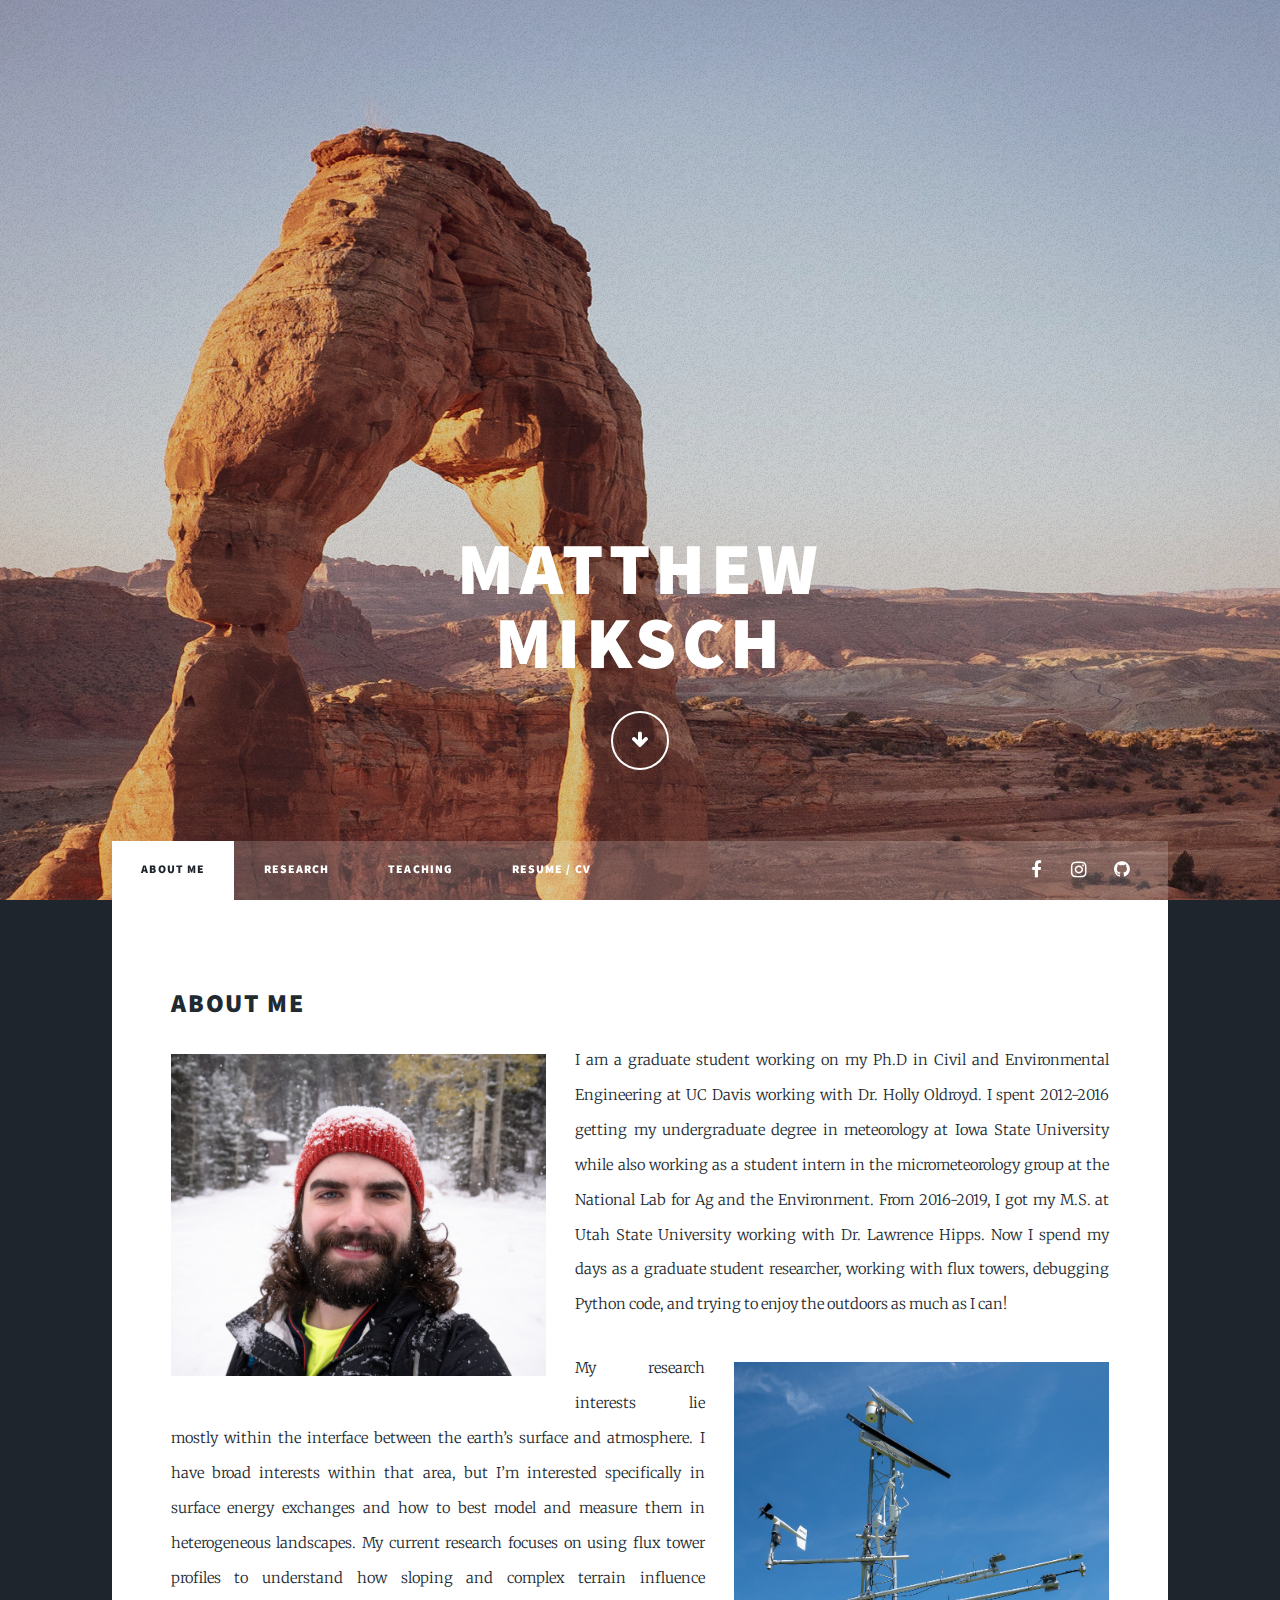
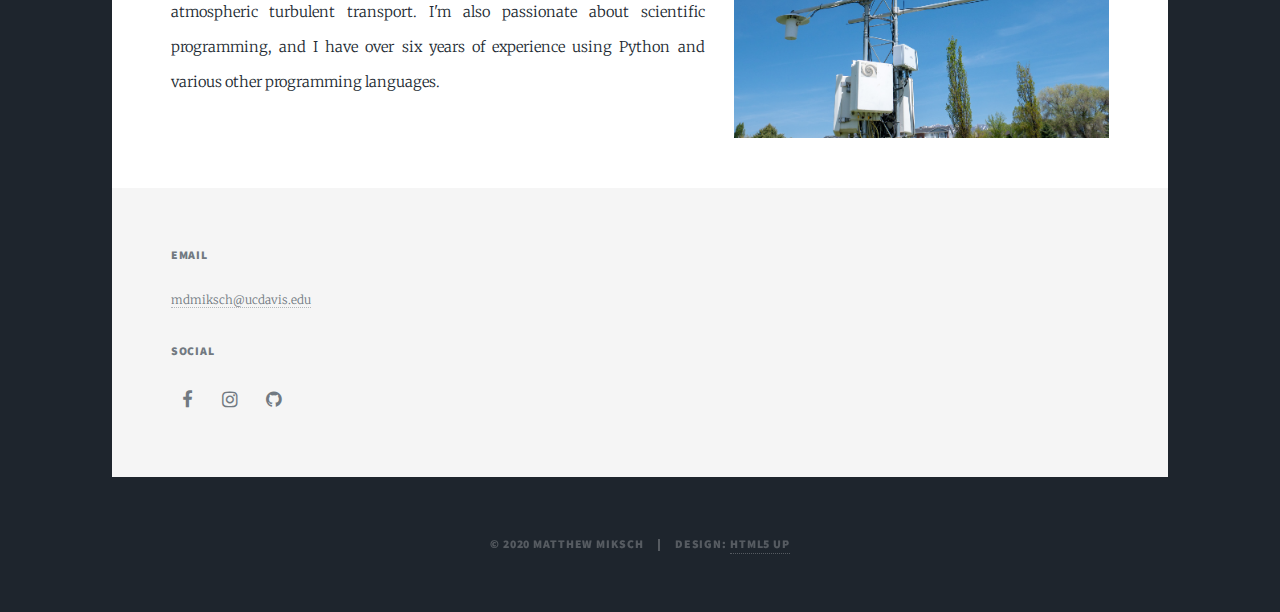
<file: index.html>
<!DOCTYPE HTML>
<!--
	Massively by HTML5 UP
	html5up.net | @ajlkn
	Free for personal and commercial use under the CCA 3.0 license (html5up.net/license)

	Edited by Matthew Miksch October 2018.
-->
<html>
	<head>
		<title>Matthew Miksch</title>
		<meta charset="utf-8" />
		<meta name="viewport" content="width=device-width, initial-scale=1, user-scalable=no" />
		<link rel="stylesheet" href="assets/css/main.css" />
		<noscript><link rel="stylesheet" href="assets/css/noscript.css" /></noscript>
	</head>
	<body class="is-preload">

		<!-- Wrapper -->
			<div id="wrapper" class="fade-in">

				<!-- Intro -->
					<div id="intro">
						<h1>Matthew<br />
						Miksch</h1>
						<ul class="actions">
							<li><a href="#header" class="button icon solo fa-arrow-down scrolly">Continue</a></li>
						</ul>
					</div>

				<!-- Header -->
					<header id="header">
						<a href="index.html" class="logo">Matthew Miksch</a>
					</header>

				<!-- Nav -->
					<nav id="nav">
						<ul class="links">
							<li class="active"><a href="index.html#header">About Me</a></li>
							<li><a href="research.html">Research</a></li>
							<li><a href="teaching.html">Teaching</a></li>
							<li><a href="resume_cv.html">Resume / CV</a></li>

						</ul>
						<ul class="icons">
							<li><a href="https://www.facebook.com/matthew.miksch" target="_blank" rel="noopener noreferrer" class="icon fa-facebook"><span class="label">Facebook</span></a></li>
							<li><a href="https://www.instagram.com/mmiksch/" target="_blank" rel="noopener noreferrer" class="icon fa-instagram"><span class="label">Instagram</span></a></li>
							<li><a href="https://github.com/miksch" target="_blank" rel="noopener noreferrer" class="icon fa-github"><span class="label">GitHub</span></a></li>
						</ul>
					</nav>

				<!-- Main -->
					<div id="main">
						
						<section class="post">

							<!-- About Me -->
							<h2>About Me</h2>
							<p><span class="image left"><img src="images/profile_pic.jpg" alt="me" /></span>I am a graduate student working on my Ph.D in Civil and Environmental Engineering at UC Davis working with Dr. Holly Oldroyd. I spent 2012-2016 getting my undergraduate degree in meteorology at Iowa State University while also working as a student intern in the micrometeorology group at the National Lab for Ag and the Environment. From 2016-2019, I got my M.S. at Utah State University working with Dr. Lawrence Hipps. Now I spend my days as a graduate student researcher, working with flux towers, debugging Python code, and trying to enjoy the outdoors as much as I can!</p>
							<p><span class="image right"><img src="images/elake_station.jpg" alt="Eagle Lake" /></span>My research interests lie mostly within the interface between the earth’s surface and atmosphere. I have broad interests within that area, but I’m interested specifically in surface energy exchanges and how to best model and measure them in heterogeneous landscapes. My current research focuses on using flux tower profiles to understand how sloping and complex terrain influence atmospheric turbulent transport. I'm also passionate about scientific programming, and I have over six years of experience using Python and various other programming languages. </p>
						</section>

					</div>

				<!-- Footer -->
					<footer id="footer">
						
						<section class="contact">
							<section>
								<h3>Email</h3>
								<p><a href="mailto:mdmiksch@ucdavis.edu">mdmiksch@ucdavis.edu</a></p>
							</section>
							<section>
								<h3>Social</h3>
								<ul class="icons">
							<li><a href="https://www.facebook.com/matthew.miksch" target="_blank" rel="noopener noreferrer" class="icon fa-facebook"><span class="label">Facebook</span></a></li>
							<li><a href="https://www.instagram.com/mmiksch/" target="_blank" rel="noopener noreferrer" class="icon fa-instagram"><span class="label">Instagram</span></a></li>
							<li><a href="https://github.com/miksch" target="_blank" rel="noopener noreferrer" class="icon fa-github"><span class="label">GitHub</span></a></li>
						</ul>
							</section>
						</section>
					</footer>

				<!-- Copyright -->
					<div id="copyright">
						<ul><li>&copy; 2020 Matthew Miksch</li><li>Design: <a href="https://html5up.net">HTML5 UP</a></li></ul>
					</div>

			</div>

		<!-- Scripts -->
			<script src="assets/js/jquery.min.js"></script>
			<script src="assets/js/jquery.scrollex.min.js"></script>
			<script src="assets/js/jquery.scrolly.min.js"></script>
			<script src="assets/js/browser.min.js"></script>
			<script src="assets/js/breakpoints.min.js"></script>
			<script src="assets/js/util.js"></script>
			<script src="assets/js/main.js"></script>

	</body>
</html>
</file>
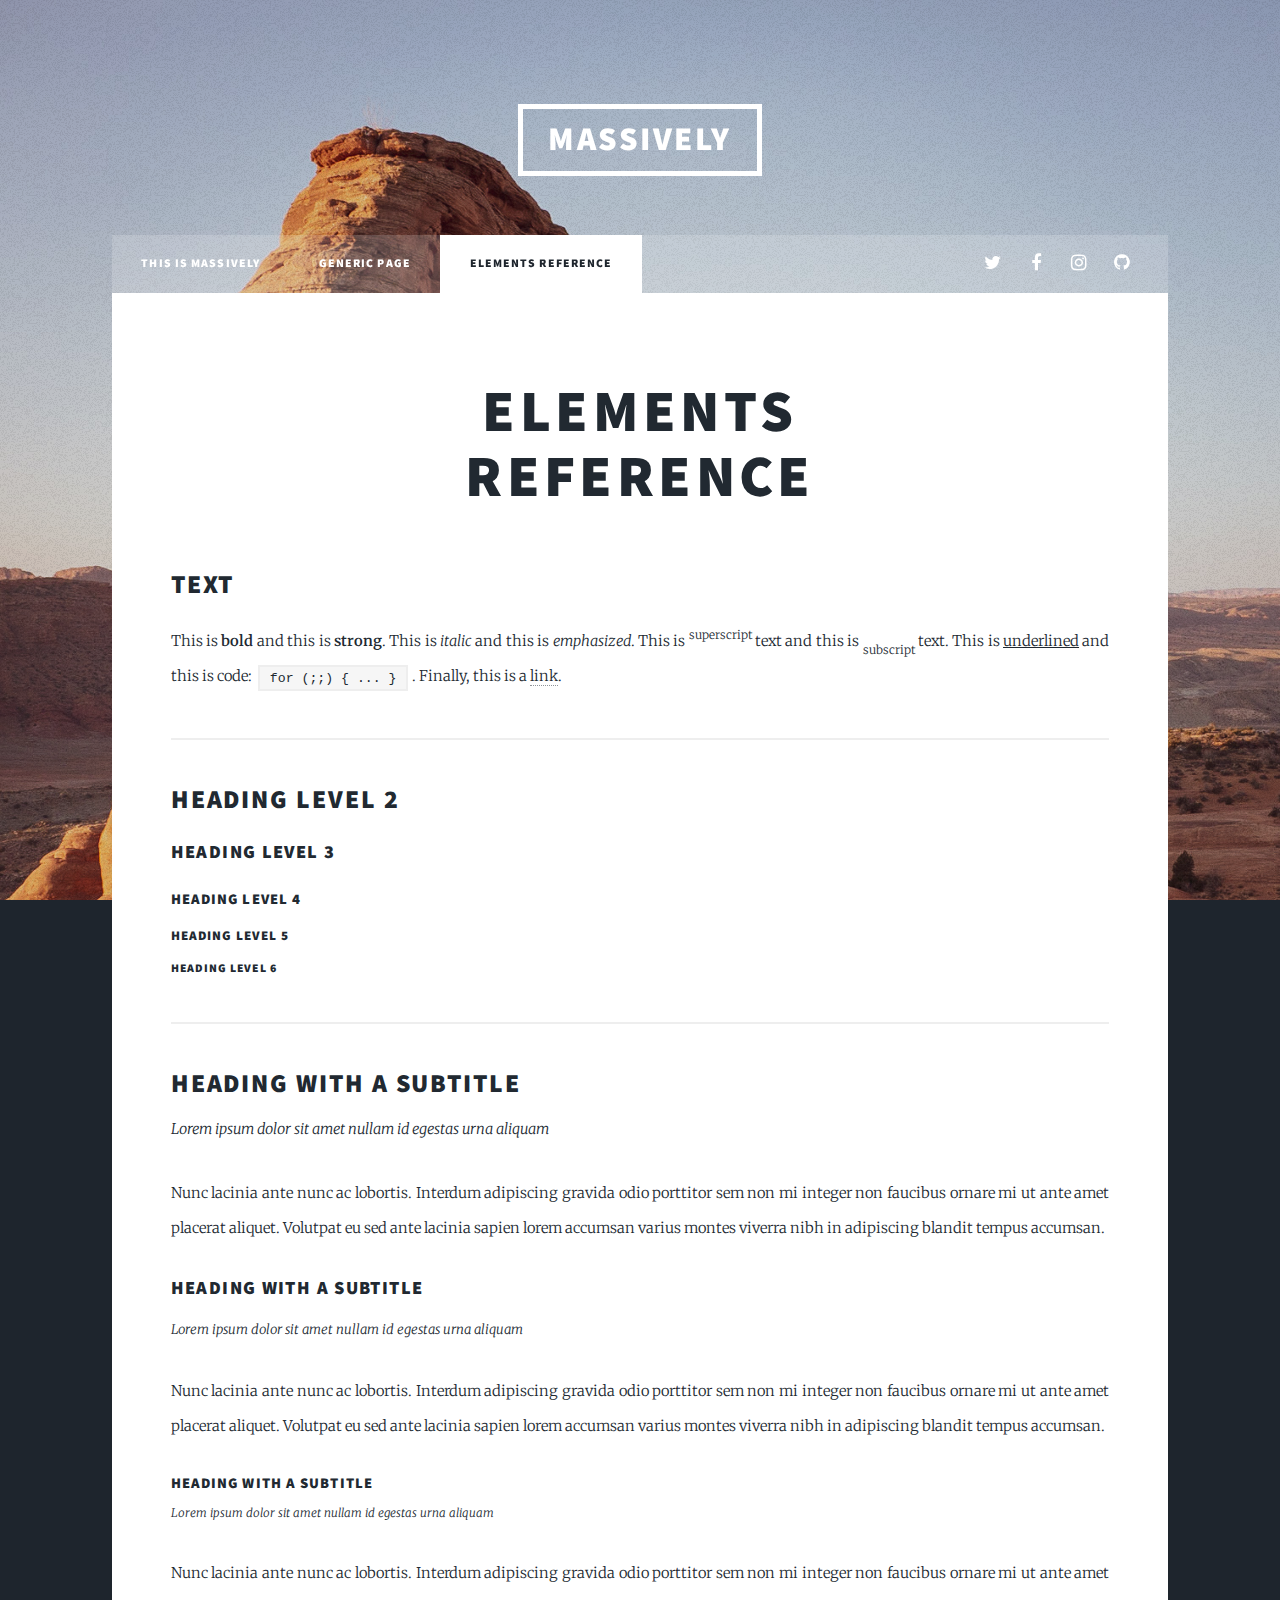
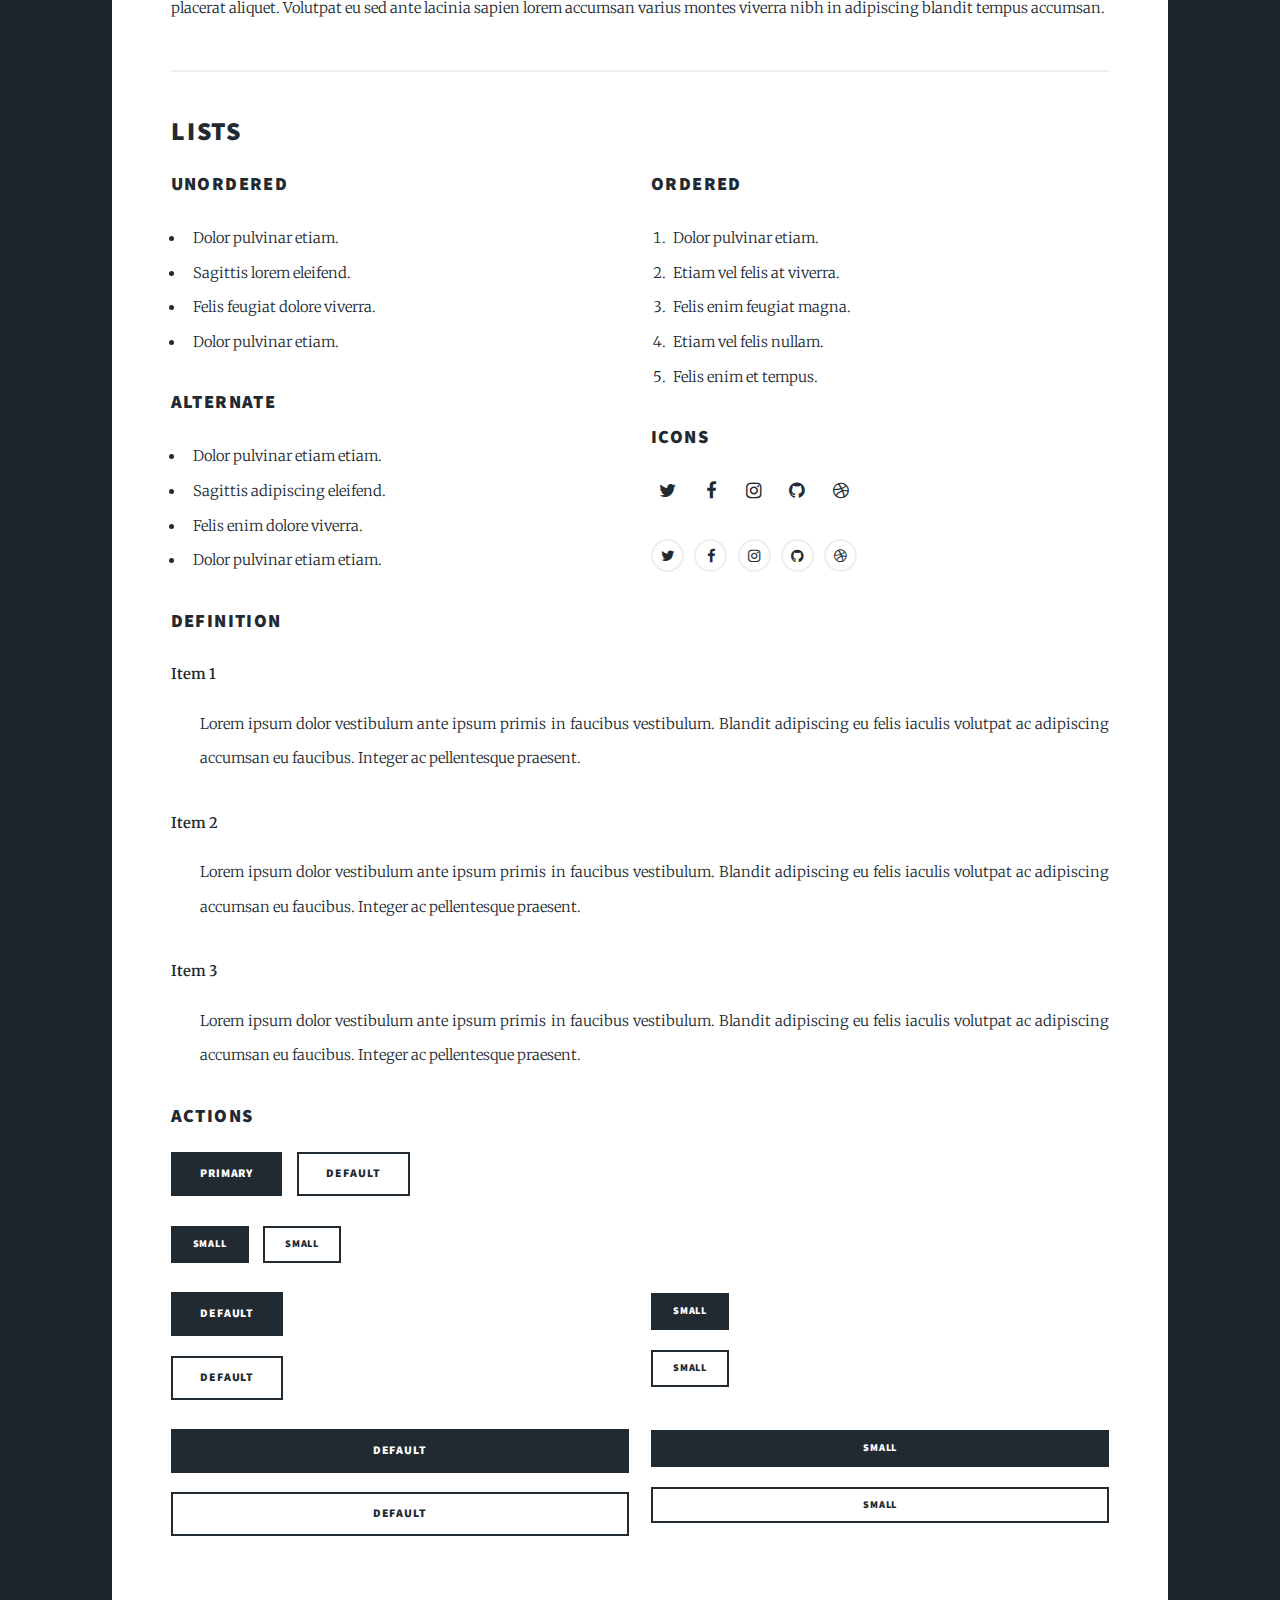
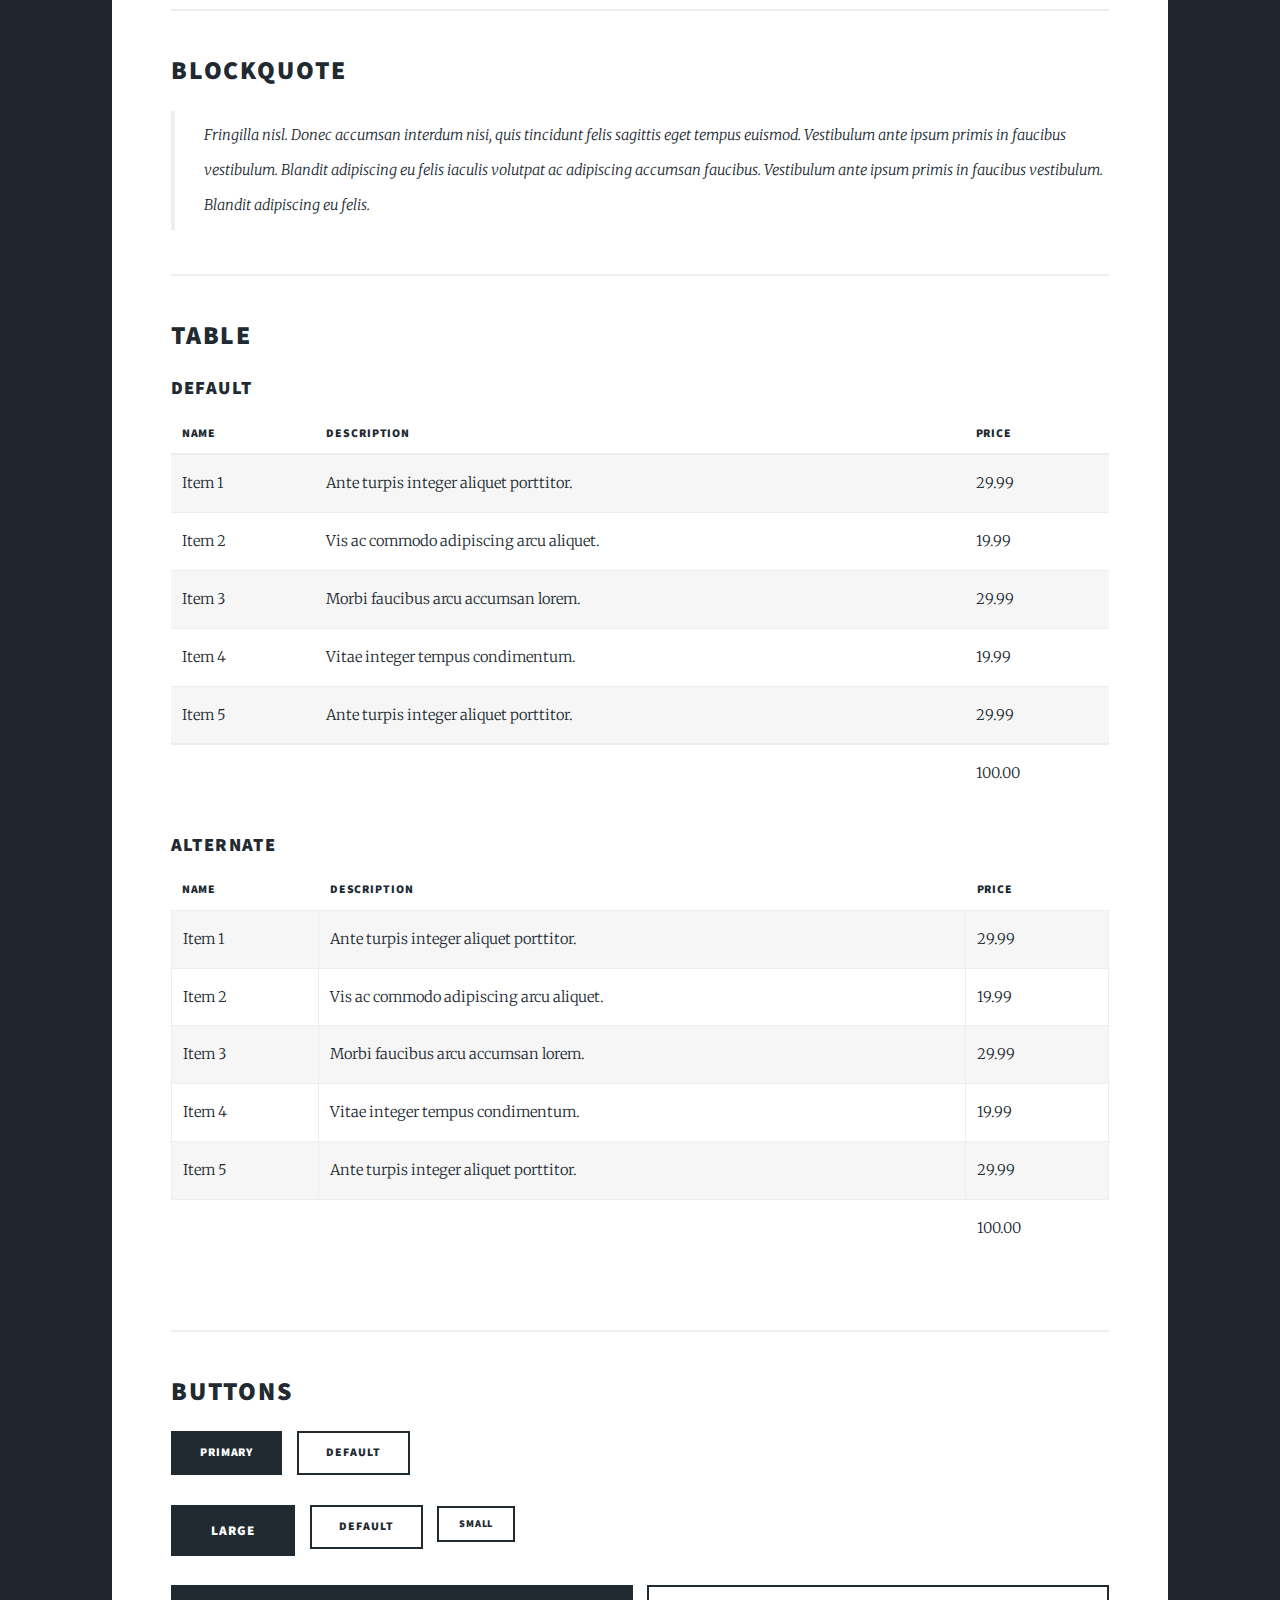
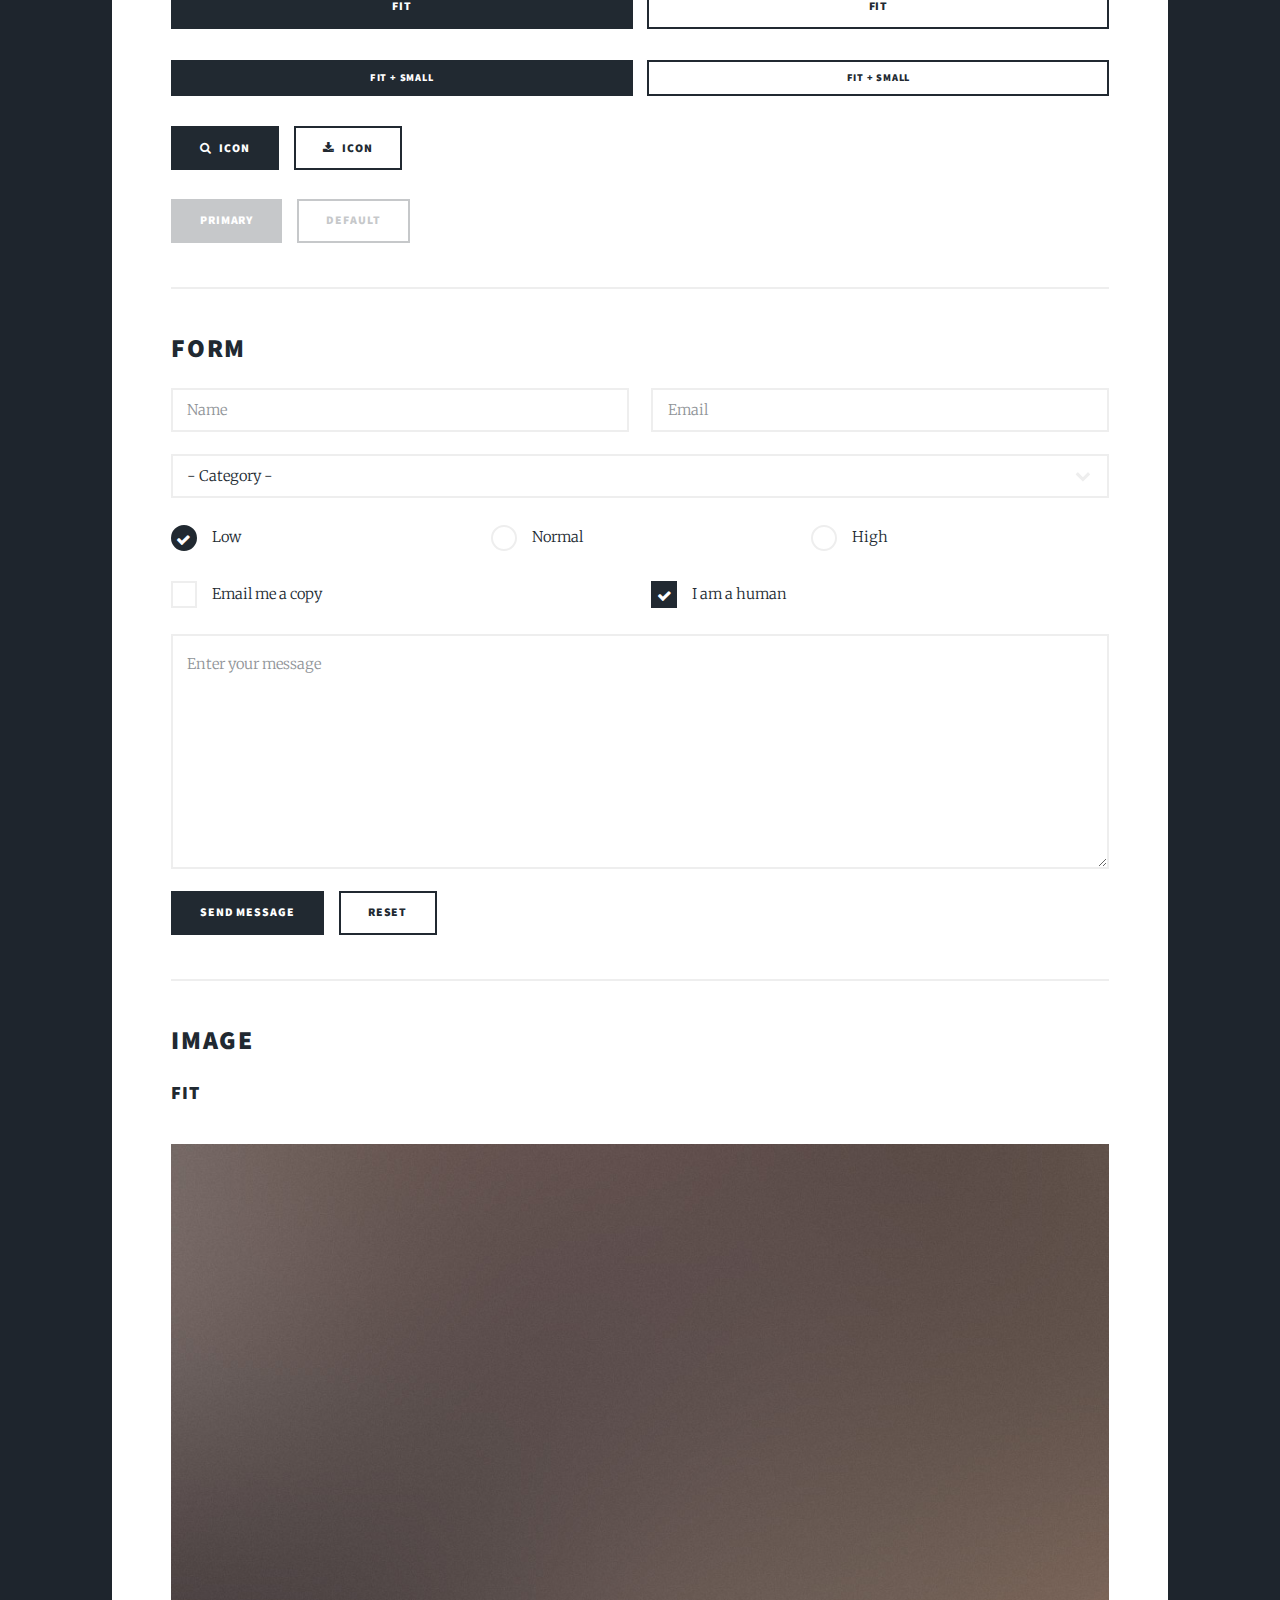
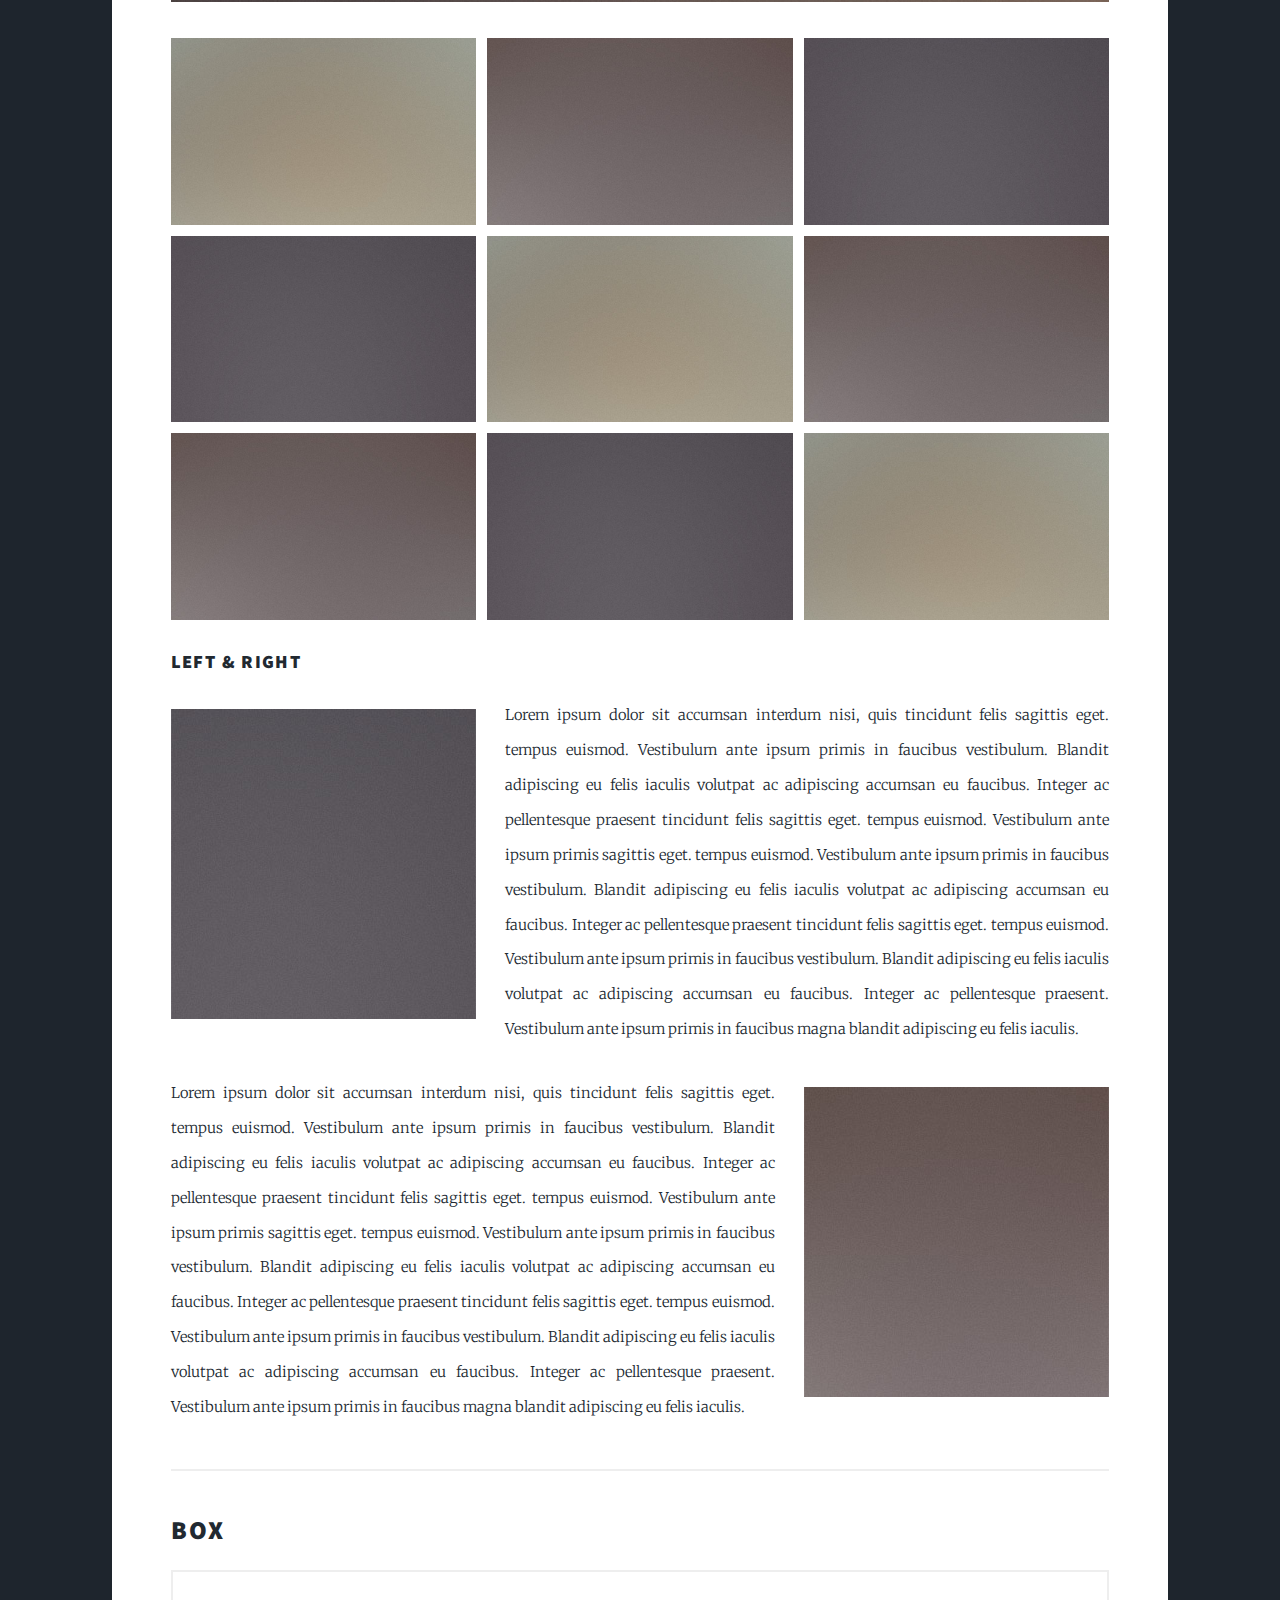
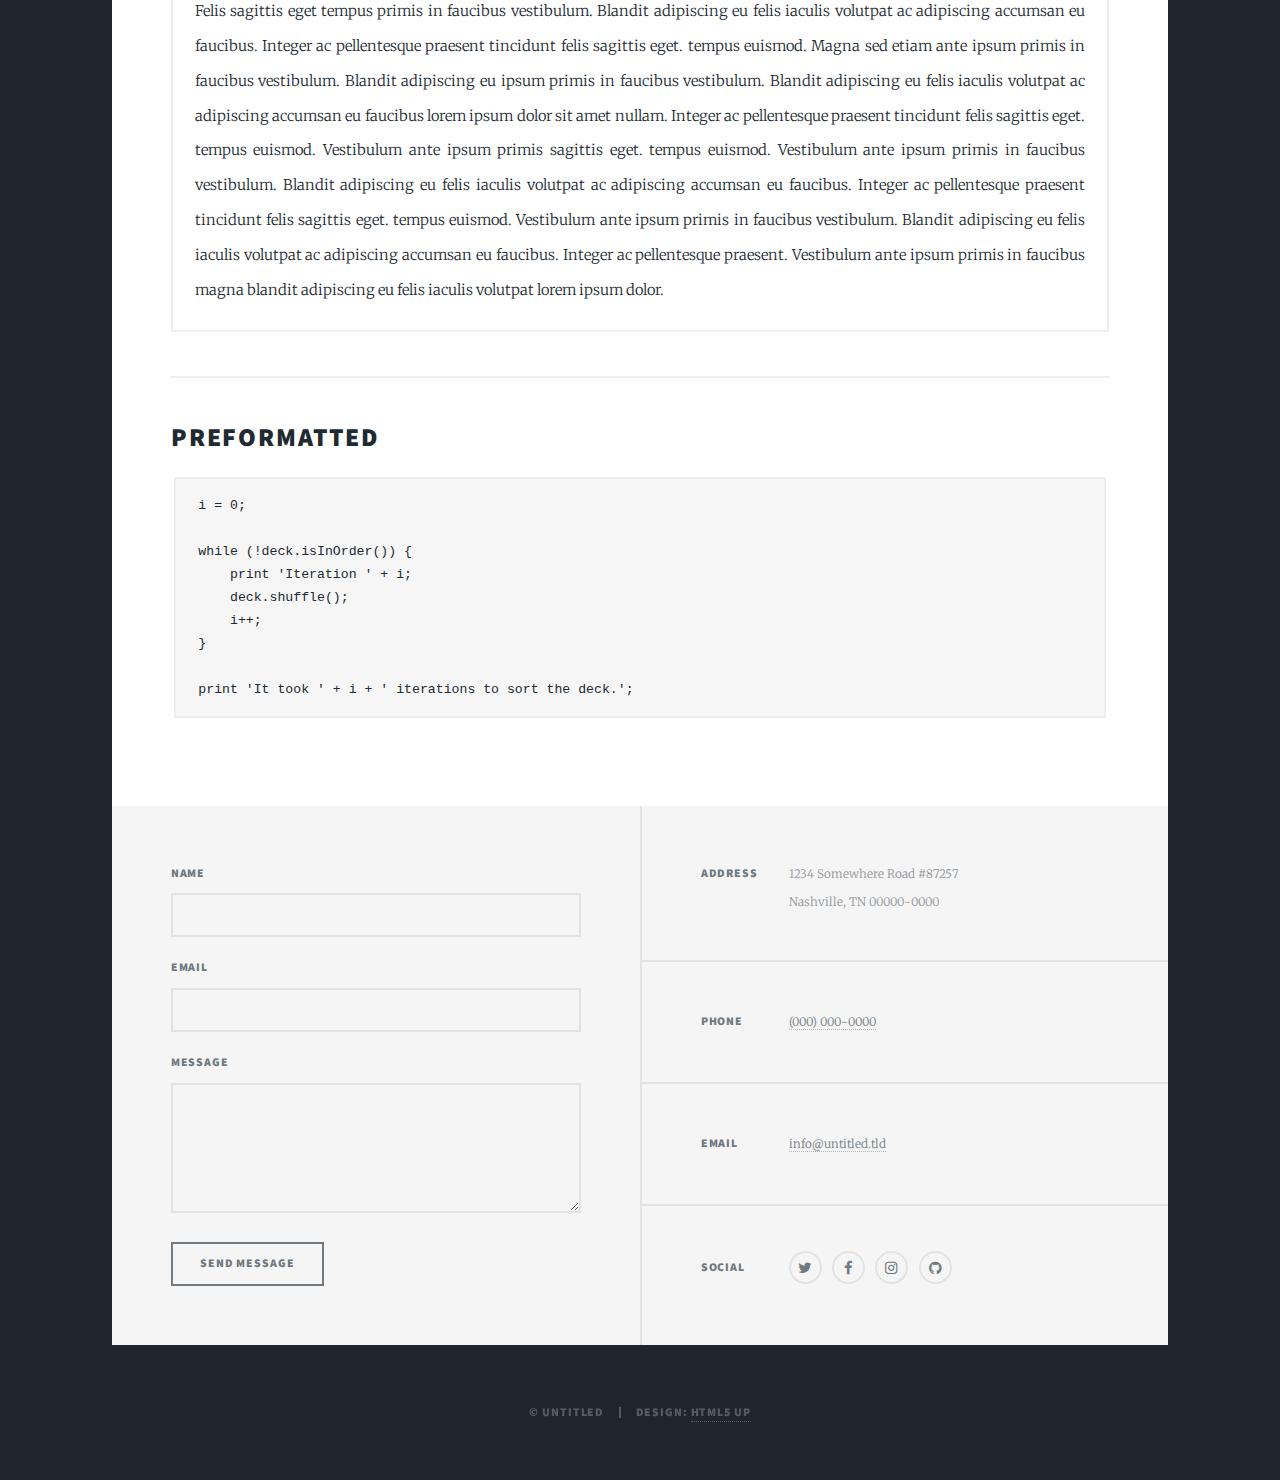
<file: elements.html>
<!DOCTYPE HTML>
<!--
	Massively by HTML5 UP
	html5up.net | @ajlkn
	Free for personal and commercial use under the CCA 3.0 license (html5up.net/license)
-->
<html>
	<head>
		<title>Elements Reference - Massively by HTML5 UP</title>
		<meta charset="utf-8" />
		<meta name="viewport" content="width=device-width, initial-scale=1, user-scalable=no" />
		<link rel="stylesheet" href="assets/css/main.css" />
		<noscript><link rel="stylesheet" href="assets/css/noscript.css" /></noscript>
	</head>
	<body class="is-preload">

		<!-- Wrapper -->
			<div id="wrapper">

				<!-- Header -->
					<header id="header">
						<a href="index.html" class="logo">Massively</a>
					</header>

				<!-- Nav -->
					<nav id="nav">
						<ul class="links">
							<li><a href="index.html">This is Massively</a></li>
							<li><a href="generic.html">Generic Page</a></li>
							<li class="active"><a href="elements.html">Elements Reference</a></li>
						</ul>
						<ul class="icons">
							<li><a href="#" class="icon fa-twitter"><span class="label">Twitter</span></a></li>
							<li><a href="#" class="icon fa-facebook"><span class="label">Facebook</span></a></li>
							<li><a href="#" class="icon fa-instagram"><span class="label">Instagram</span></a></li>
							<li><a href="#" class="icon fa-github"><span class="label">GitHub</span></a></li>
						</ul>
					</nav>

				<!-- Main -->
					<div id="main">

						<!-- Post -->
							<section class="post">
								<header class="major">
									<h1>Elements<br />
									Reference</h1>
								</header>

								<!-- Text stuff -->
									<h2>Text</h2>
									<p>This is <b>bold</b> and this is <strong>strong</strong>. This is <i>italic</i> and this is <em>emphasized</em>.
									This is <sup>superscript</sup> text and this is <sub>subscript</sub> text.
									This is <u>underlined</u> and this is code: <code>for (;;) { ... }</code>.
									Finally, this is a <a href="#">link</a>.</p>
									<hr />
									<h2>Heading Level 2</h2>
									<h3>Heading Level 3</h3>
									<h4>Heading Level 4</h4>
									<h5>Heading Level 5</h5>
									<h6>Heading Level 6</h6>
									<hr />
									<header>
										<h2>Heading with a Subtitle</h2>
										<p>Lorem ipsum dolor sit amet nullam id egestas urna aliquam</p>
									</header>
									<p>Nunc lacinia ante nunc ac lobortis. Interdum adipiscing gravida odio porttitor sem non mi integer non faucibus ornare mi ut ante amet placerat aliquet. Volutpat eu sed ante lacinia sapien lorem accumsan varius montes viverra nibh in adipiscing blandit tempus accumsan.</p>
									<header>
										<h3>Heading with a Subtitle</h3>
										<p>Lorem ipsum dolor sit amet nullam id egestas urna aliquam</p>
									</header>
									<p>Nunc lacinia ante nunc ac lobortis. Interdum adipiscing gravida odio porttitor sem non mi integer non faucibus ornare mi ut ante amet placerat aliquet. Volutpat eu sed ante lacinia sapien lorem accumsan varius montes viverra nibh in adipiscing blandit tempus accumsan.</p>
									<header>
										<h4>Heading with a Subtitle</h4>
										<p>Lorem ipsum dolor sit amet nullam id egestas urna aliquam</p>
									</header>
									<p>Nunc lacinia ante nunc ac lobortis. Interdum adipiscing gravida odio porttitor sem non mi integer non faucibus ornare mi ut ante amet placerat aliquet. Volutpat eu sed ante lacinia sapien lorem accumsan varius montes viverra nibh in adipiscing blandit tempus accumsan.</p>

									<hr />

								<!-- Lists -->
									<h2>Lists</h2>
									<div class="row">
										<div class="col-6 col-12-small">

											<h3>Unordered</h3>
											<ul>
												<li>Dolor pulvinar etiam.</li>
												<li>Sagittis lorem eleifend.</li>
												<li>Felis feugiat dolore viverra.</li>
												<li>Dolor pulvinar etiam.</li>
											</ul>

											<h3>Alternate</h3>
											<ul class="alt">
												<li>Dolor pulvinar etiam etiam.</li>
												<li>Sagittis adipiscing eleifend.</li>
												<li>Felis enim dolore viverra.</li>
												<li>Dolor pulvinar etiam etiam.</li>
											</ul>

										</div>
										<div class="col-6 col-12-small">

											<h3>Ordered</h3>
											<ol>
												<li>Dolor pulvinar etiam.</li>
												<li>Etiam vel felis at viverra.</li>
												<li>Felis enim feugiat magna.</li>
												<li>Etiam vel felis nullam.</li>
												<li>Felis enim et tempus.</li>
											</ol>

											<h3>Icons</h3>
											<ul class="icons">
												<li><a href="#" class="icon fa-twitter"><span class="label">Twitter</span></a></li>
												<li><a href="#" class="icon fa-facebook"><span class="label">Facebook</span></a></li>
												<li><a href="#" class="icon fa-instagram"><span class="label">Instagram</span></a></li>
												<li><a href="#" class="icon fa-github"><span class="label">Github</span></a></li>
												<li><a href="#" class="icon fa-dribbble"><span class="label">Dribbble</span></a></li>
											</ul>
											<ul class="icons alt">
												<li><a href="#" class="icon alt fa-twitter"><span class="label">Twitter</span></a></li>
												<li><a href="#" class="icon alt fa-facebook"><span class="label">Facebook</span></a></li>
												<li><a href="#" class="icon alt fa-instagram"><span class="label">Instagram</span></a></li>
												<li><a href="#" class="icon alt fa-github"><span class="label">Github</span></a></li>
												<li><a href="#" class="icon alt fa-dribbble"><span class="label">Dribbble</span></a></li>
											</ul>

										</div>
									</div>
									<h3>Definition</h3>
									<dl>
										<dt>Item 1</dt>
										<dd>
											<p>Lorem ipsum dolor vestibulum ante ipsum primis in faucibus vestibulum. Blandit adipiscing eu felis iaculis volutpat ac adipiscing accumsan eu faucibus. Integer ac pellentesque praesent.</p>
										</dd>
										<dt>Item 2</dt>
										<dd>
											<p>Lorem ipsum dolor vestibulum ante ipsum primis in faucibus vestibulum. Blandit adipiscing eu felis iaculis volutpat ac adipiscing accumsan eu faucibus. Integer ac pellentesque praesent.</p>
										</dd>
										<dt>Item 3</dt>
										<dd>
											<p>Lorem ipsum dolor vestibulum ante ipsum primis in faucibus vestibulum. Blandit adipiscing eu felis iaculis volutpat ac adipiscing accumsan eu faucibus. Integer ac pellentesque praesent.</p>
										</dd>
									</dl>

									<h3>Actions</h3>
									<ul class="actions">
										<li><a href="#" class="button primary">Primary</a></li>
										<li><a href="#" class="button">Default</a></li>
									</ul>
									<ul class="actions small">
										<li><a href="#" class="button primary small">Small</a></li>
										<li><a href="#" class="button small">Small</a></li>
									</ul>
									<div class="row">
										<div class="col-6 col-12-small">
											<ul class="actions stacked">
												<li><a href="#" class="button primary">Default</a></li>
												<li><a href="#" class="button">Default</a></li>
											</ul>
										</div>
										<div class="col-6 col-12-small">
											<ul class="actions stacked">
												<li><a href="#" class="button primary small">Small</a></li>
												<li><a href="#" class="button small">Small</a></li>
											</ul>
										</div>
									</div>
									<div class="row">
										<div class="col-6 col-12-small">
											<ul class="actions stacked">
												<li><a href="#" class="button primary fit">Default</a></li>
												<li><a href="#" class="button fit">Default</a></li>
											</ul>
										</div>
										<div class="col-6 col-12-small">
											<ul class="actions stacked">
												<li><a href="#" class="button primary small fit">Small</a></li>
												<li><a href="#" class="button small fit">Small</a></li>
											</ul>
										</div>
									</div>

									<hr />

								<!-- Blockquote -->
									<h2>Blockquote</h2>
									<blockquote>Fringilla nisl. Donec accumsan interdum nisi, quis tincidunt felis sagittis eget tempus euismod. Vestibulum ante ipsum primis in faucibus vestibulum. Blandit adipiscing eu felis iaculis volutpat ac adipiscing accumsan faucibus. Vestibulum ante ipsum primis in faucibus vestibulum. Blandit adipiscing eu felis.</blockquote>

									<hr />

								<!-- Table -->
									<h2>Table</h2>

									<h3>Default</h3>
									<div class="table-wrapper">
										<table>
											<thead>
												<tr>
													<th>Name</th>
													<th>Description</th>
													<th>Price</th>
												</tr>
											</thead>
											<tbody>
												<tr>
													<td>Item 1</td>
													<td>Ante turpis integer aliquet porttitor.</td>
													<td>29.99</td>
												</tr>
												<tr>
													<td>Item 2</td>
													<td>Vis ac commodo adipiscing arcu aliquet.</td>
													<td>19.99</td>
												</tr>
												<tr>
													<td>Item 3</td>
													<td> Morbi faucibus arcu accumsan lorem.</td>
													<td>29.99</td>
												</tr>
												<tr>
													<td>Item 4</td>
													<td>Vitae integer tempus condimentum.</td>
													<td>19.99</td>
												</tr>
												<tr>
													<td>Item 5</td>
													<td>Ante turpis integer aliquet porttitor.</td>
													<td>29.99</td>
												</tr>
											</tbody>
											<tfoot>
												<tr>
													<td colspan="2"></td>
													<td>100.00</td>
												</tr>
											</tfoot>
										</table>
									</div>

									<h3>Alternate</h3>
									<div class="table-wrapper">
										<table class="alt">
											<thead>
												<tr>
													<th>Name</th>
													<th>Description</th>
													<th>Price</th>
												</tr>
											</thead>
											<tbody>
												<tr>
													<td>Item 1</td>
													<td>Ante turpis integer aliquet porttitor.</td>
													<td>29.99</td>
												</tr>
												<tr>
													<td>Item 2</td>
													<td>Vis ac commodo adipiscing arcu aliquet.</td>
													<td>19.99</td>
												</tr>
												<tr>
													<td>Item 3</td>
													<td> Morbi faucibus arcu accumsan lorem.</td>
													<td>29.99</td>
												</tr>
												<tr>
													<td>Item 4</td>
													<td>Vitae integer tempus condimentum.</td>
													<td>19.99</td>
												</tr>
												<tr>
													<td>Item 5</td>
													<td>Ante turpis integer aliquet porttitor.</td>
													<td>29.99</td>
												</tr>
											</tbody>
											<tfoot>
												<tr>
													<td colspan="2"></td>
													<td>100.00</td>
												</tr>
											</tfoot>
										</table>
									</div>

									<hr />

								<!-- Buttons -->
									<h2>Buttons</h2>
									<ul class="actions">
										<li><a href="#" class="button primary">Primary</a></li>
										<li><a href="#" class="button">Default</a></li>
									</ul>
									<ul class="actions">
										<li><a href="#" class="button primary large">Large</a></li>
										<li><a href="#" class="button">Default</a></li>
										<li><a href="#" class="button small">Small</a></li>
									</ul>
									<ul class="actions fit">
										<li><a href="#" class="button primary fit">Fit</a></li>
										<li><a href="#" class="button fit">Fit</a></li>
									</ul>
									<ul class="actions fit small">
										<li><a href="#" class="button primary fit small">Fit + Small</a></li>
										<li><a href="#" class="button fit small">Fit + Small</a></li>
									</ul>
									<ul class="actions">
										<li><a href="#" class="button primary icon fa-search">Icon</a></li>
										<li><a href="#" class="button icon fa-download">Icon</a></li>
									</ul>
									<ul class="actions">
										<li><span class="button primary disabled">Primary</span></li>
										<li><span class="button disabled">Default</span></li>
									</ul>

									<hr />

								<!-- Form -->
									<h2>Form</h2>

									<form method="post" action="#">
										<div class="row gtr-uniform">
											<div class="col-6 col-12-xsmall">
												<input type="text" name="demo-name" id="demo-name" value="" placeholder="Name" />
											</div>
											<div class="col-6 col-12-xsmall">
												<input type="email" name="demo-email" id="demo-email" value="" placeholder="Email" />
											</div>
											<!-- Break -->
											<div class="col-12">
												<select name="demo-category" id="demo-category">
													<option value="">- Category -</option>
													<option value="1">Manufacturing</option>
													<option value="1">Shipping</option>
													<option value="1">Administration</option>
													<option value="1">Human Resources</option>
												</select>
											</div>
											<!-- Break -->
											<div class="col-4 col-12-small">
												<input type="radio" id="demo-priority-low" name="demo-priority" checked>
												<label for="demo-priority-low">Low</label>
											</div>
											<div class="col-4 col-12-small">
												<input type="radio" id="demo-priority-normal" name="demo-priority">
												<label for="demo-priority-normal">Normal</label>
											</div>
											<div class="col-4 col-12-small">
												<input type="radio" id="demo-priority-high" name="demo-priority">
												<label for="demo-priority-high">High</label>
											</div>
											<!-- Break -->
											<div class="col-6 col-12-small">
												<input type="checkbox" id="demo-copy" name="demo-copy">
												<label for="demo-copy">Email me a copy</label>
											</div>
											<div class="col-6 col-12-small">
												<input type="checkbox" id="demo-human" name="demo-human" checked>
												<label for="demo-human">I am a human</label>
											</div>
											<!-- Break -->
											<div class="col-12">
												<textarea name="demo-message" id="demo-message" placeholder="Enter your message" rows="6"></textarea>
											</div>
											<!-- Break -->
											<div class="col-12">
												<ul class="actions">
													<li><input type="submit" value="Send Message" class="primary" /></li>
													<li><input type="reset" value="Reset" /></li>
												</ul>
											</div>
										</div>
									</form>

									<hr />

								<!-- Image -->
									<h2>Image</h2>

									<h3>Fit</h3>
									<span class="image fit"><img src="images/pic01.jpg" alt="" /></span>
									<div class="box alt">
										<div class="row gtr-50 gtr-uniform">
											<div class="col-4"><span class="image fit"><img src="images/pic02.jpg" alt="" /></span></div>
											<div class="col-4"><span class="image fit"><img src="images/pic03.jpg" alt="" /></span></div>
											<div class="col-4"><span class="image fit"><img src="images/pic04.jpg" alt="" /></span></div>
											<!-- Break -->
											<div class="col-4"><span class="image fit"><img src="images/pic04.jpg" alt="" /></span></div>
											<div class="col-4"><span class="image fit"><img src="images/pic02.jpg" alt="" /></span></div>
											<div class="col-4"><span class="image fit"><img src="images/pic03.jpg" alt="" /></span></div>
											<!-- Break -->
											<div class="col-4"><span class="image fit"><img src="images/pic03.jpg" alt="" /></span></div>
											<div class="col-4"><span class="image fit"><img src="images/pic04.jpg" alt="" /></span></div>
											<div class="col-4"><span class="image fit"><img src="images/pic02.jpg" alt="" /></span></div>
										</div>
									</div>

									<h3>Left &amp; Right</h3>
									<p><span class="image left"><img src="images/pic08.jpg" alt="" /></span>Lorem ipsum dolor sit accumsan interdum nisi, quis tincidunt felis sagittis eget. tempus euismod. Vestibulum ante ipsum primis in faucibus vestibulum. Blandit adipiscing eu felis iaculis volutpat ac adipiscing accumsan eu faucibus. Integer ac pellentesque praesent tincidunt felis sagittis eget. tempus euismod. Vestibulum ante ipsum primis sagittis eget. tempus euismod. Vestibulum ante ipsum primis in faucibus vestibulum. Blandit adipiscing eu felis iaculis volutpat ac adipiscing accumsan eu faucibus. Integer ac pellentesque praesent tincidunt felis sagittis eget. tempus euismod. Vestibulum ante ipsum primis in faucibus vestibulum. Blandit adipiscing eu felis iaculis volutpat ac adipiscing accumsan eu faucibus. Integer ac pellentesque praesent. Vestibulum ante ipsum primis in faucibus magna blandit adipiscing eu felis iaculis.</p>
									<p><span class="image right"><img src="images/pic09.jpg" alt="" /></span>Lorem ipsum dolor sit accumsan interdum nisi, quis tincidunt felis sagittis eget. tempus euismod. Vestibulum ante ipsum primis in faucibus vestibulum. Blandit adipiscing eu felis iaculis volutpat ac adipiscing accumsan eu faucibus. Integer ac pellentesque praesent tincidunt felis sagittis eget. tempus euismod. Vestibulum ante ipsum primis sagittis eget. tempus euismod. Vestibulum ante ipsum primis in faucibus vestibulum. Blandit adipiscing eu felis iaculis volutpat ac adipiscing accumsan eu faucibus. Integer ac pellentesque praesent tincidunt felis sagittis eget. tempus euismod. Vestibulum ante ipsum primis in faucibus vestibulum. Blandit adipiscing eu felis iaculis volutpat ac adipiscing accumsan eu faucibus. Integer ac pellentesque praesent. Vestibulum ante ipsum primis in faucibus magna blandit adipiscing eu felis iaculis.</p>

									<hr />

								<!-- Box -->
									<h2>Box</h2>
									<div class="box">
										<p>Felis sagittis eget tempus primis in faucibus vestibulum. Blandit adipiscing eu felis iaculis volutpat ac adipiscing accumsan eu faucibus. Integer ac pellentesque praesent tincidunt felis sagittis eget. tempus euismod. Magna sed etiam ante ipsum primis in faucibus vestibulum. Blandit adipiscing eu ipsum primis in faucibus vestibulum. Blandit adipiscing eu felis iaculis volutpat ac adipiscing accumsan eu faucibus lorem ipsum dolor sit amet nullam. Integer ac pellentesque praesent tincidunt felis sagittis eget. tempus euismod. Vestibulum ante ipsum primis sagittis eget. tempus euismod. Vestibulum ante ipsum primis in faucibus vestibulum. Blandit adipiscing eu felis iaculis volutpat ac adipiscing accumsan eu faucibus. Integer ac pellentesque praesent tincidunt felis sagittis eget. tempus euismod. Vestibulum ante ipsum primis in faucibus vestibulum. Blandit adipiscing eu felis iaculis volutpat ac adipiscing accumsan eu faucibus. Integer ac pellentesque praesent. Vestibulum ante ipsum primis in faucibus magna blandit adipiscing eu felis iaculis volutpat lorem ipsum dolor.</p>
									</div>

									<hr />

								<!-- Preformatted Code -->
									<h2>Preformatted</h2>
									<pre><code>i = 0;

while (!deck.isInOrder()) {
    print 'Iteration ' + i;
    deck.shuffle();
    i++;
}

print 'It took ' + i + ' iterations to sort the deck.';
</code></pre>

							</section>

					</div>

				<!-- Footer -->
					<footer id="footer">
						<section>
							<form method="post" action="#">
								<div class="fields">
									<div class="field">
										<label for="name">Name</label>
										<input type="text" name="name" id="name" />
									</div>
									<div class="field">
										<label for="email">Email</label>
										<input type="text" name="email" id="email" />
									</div>
									<div class="field">
										<label for="message">Message</label>
										<textarea name="message" id="message" rows="3"></textarea>
									</div>
								</div>
								<ul class="actions">
									<li><input type="submit" value="Send Message" /></li>
								</ul>
							</form>
						</section>
						<section class="split contact">
							<section class="alt">
								<h3>Address</h3>
								<p>1234 Somewhere Road #87257<br />
								Nashville, TN 00000-0000</p>
							</section>
							<section>
								<h3>Phone</h3>
								<p><a href="#">(000) 000-0000</a></p>
							</section>
							<section>
								<h3>Email</h3>
								<p><a href="#">info@untitled.tld</a></p>
							</section>
							<section>
								<h3>Social</h3>
								<ul class="icons alt">
									<li><a href="#" class="icon alt fa-twitter"><span class="label">Twitter</span></a></li>
									<li><a href="#" class="icon alt fa-facebook"><span class="label">Facebook</span></a></li>
									<li><a href="#" class="icon alt fa-instagram"><span class="label">Instagram</span></a></li>
									<li><a href="#" class="icon alt fa-github"><span class="label">GitHub</span></a></li>
								</ul>
							</section>
						</section>
					</footer>

				<!-- Copyright -->
					<div id="copyright">
						<ul><li>&copy; Untitled</li><li>Design: <a href="https://html5up.net">HTML5 UP</a></li></ul>
					</div>

			</div>

		<!-- Scripts -->
			<script src="assets/js/jquery.min.js"></script>
			<script src="assets/js/jquery.scrollex.min.js"></script>
			<script src="assets/js/jquery.scrolly.min.js"></script>
			<script src="assets/js/browser.min.js"></script>
			<script src="assets/js/breakpoints.min.js"></script>
			<script src="assets/js/util.js"></script>
			<script src="assets/js/main.js"></script>

	</body>
</html>
</file>
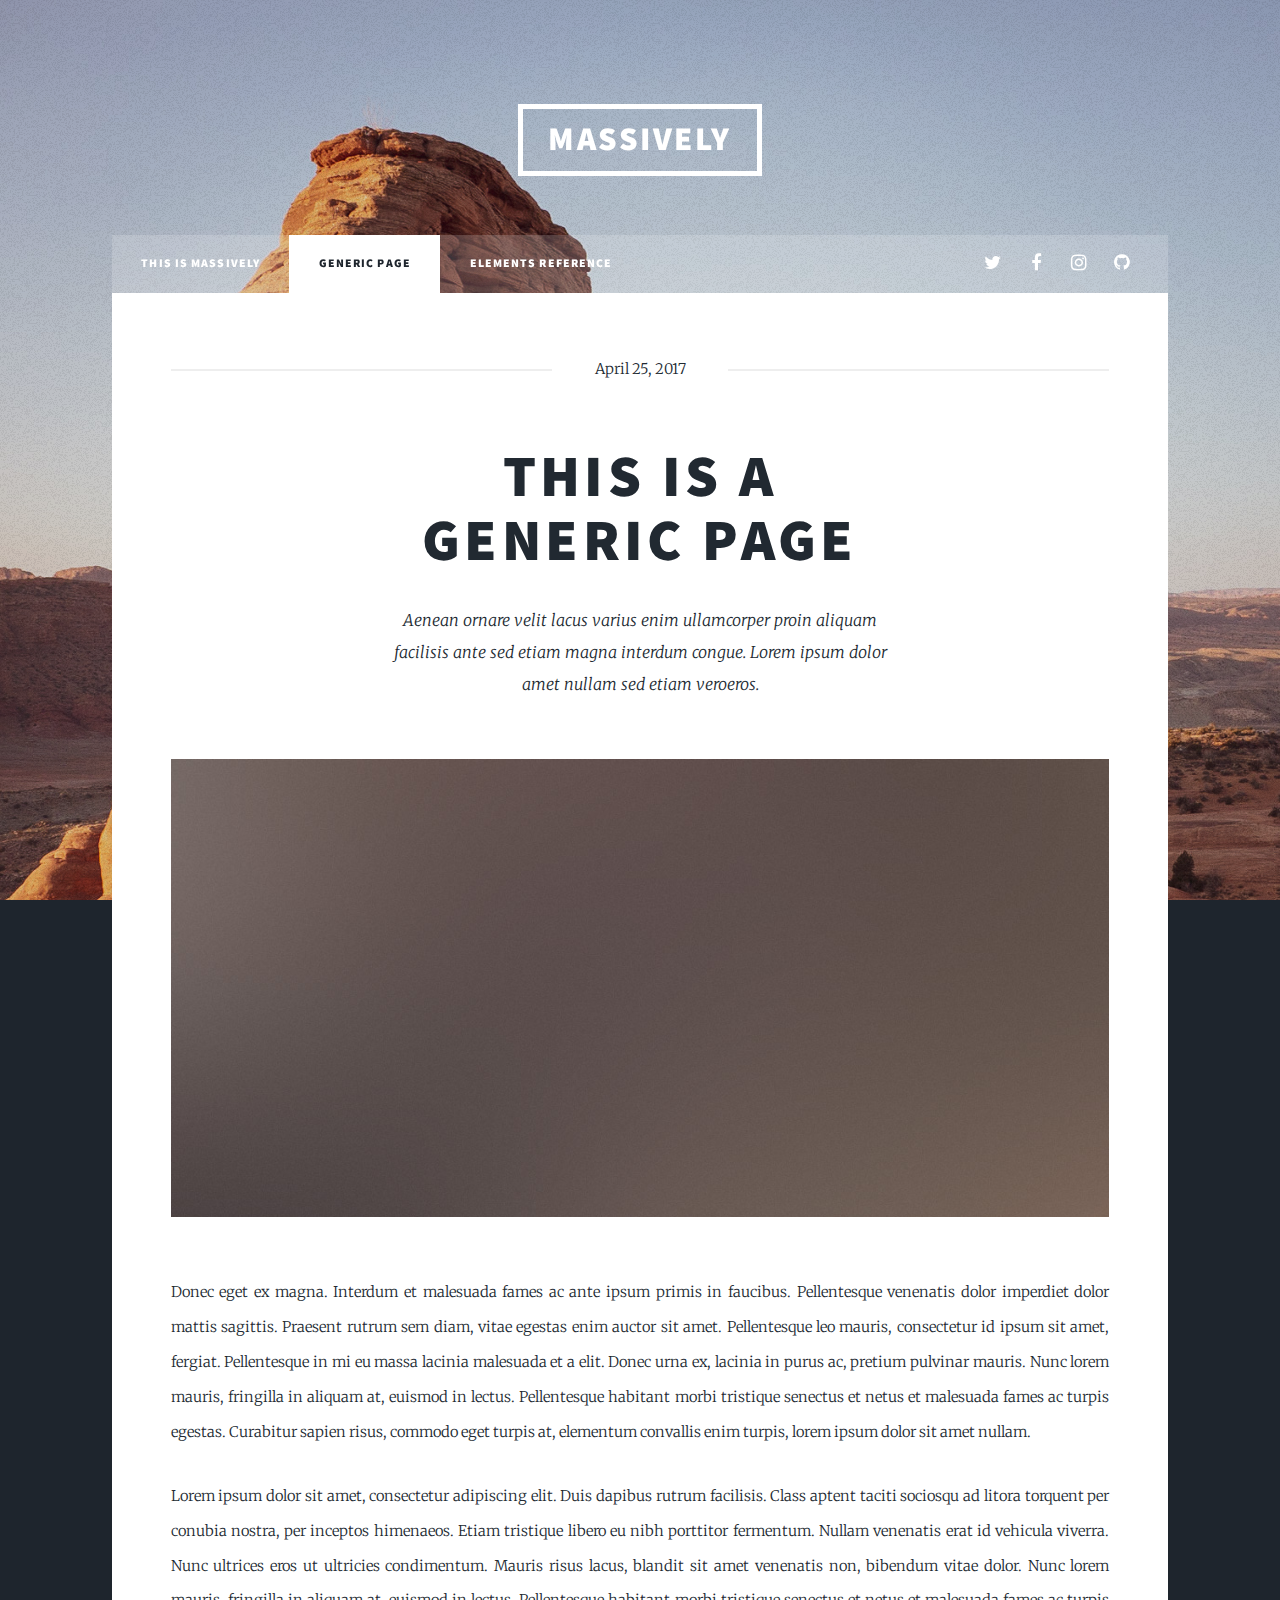
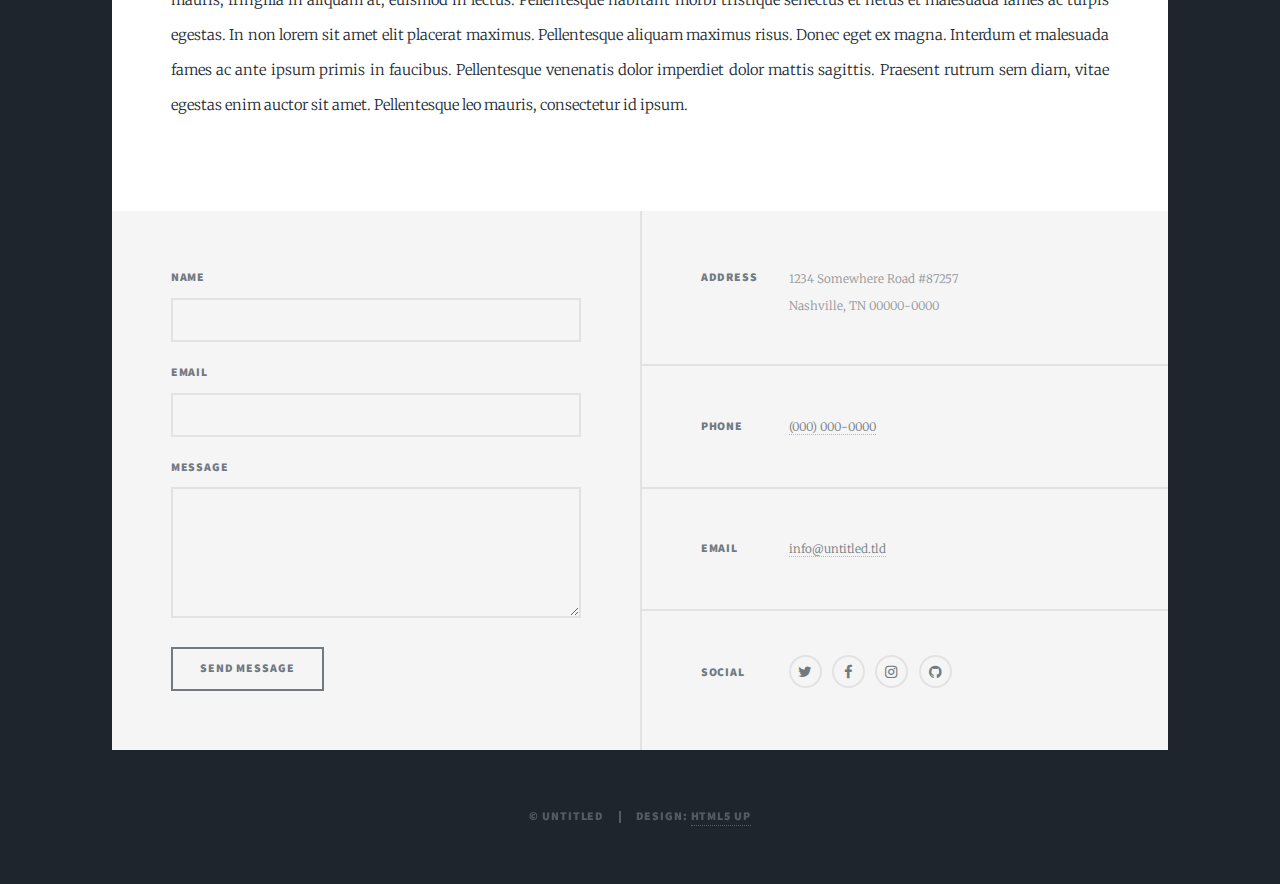
<file: generic.html>
<!DOCTYPE HTML>
<!--
	Massively by HTML5 UP
	html5up.net | @ajlkn
	Free for personal and commercial use under the CCA 3.0 license (html5up.net/license)
-->
<html>
	<head>
		<title>Generic Page - Massively by HTML5 UP</title>
		<meta charset="utf-8" />
		<meta name="viewport" content="width=device-width, initial-scale=1, user-scalable=no" />
		<link rel="stylesheet" href="assets/css/main.css" />
		<noscript><link rel="stylesheet" href="assets/css/noscript.css" /></noscript>
	</head>
	<body class="is-preload">

		<!-- Wrapper -->
			<div id="wrapper">

				<!-- Header -->
					<header id="header">
						<a href="index.html" class="logo">Massively</a>
					</header>

				<!-- Nav -->
					<nav id="nav">
						<ul class="links">
							<li><a href="index.html">This is Massively</a></li>
							<li class="active"><a href="generic.html">Generic Page</a></li>
							<li><a href="elements.html">Elements Reference</a></li>
						</ul>
						<ul class="icons">
							<li><a href="#" class="icon fa-twitter"><span class="label">Twitter</span></a></li>
							<li><a href="#" class="icon fa-facebook"><span class="label">Facebook</span></a></li>
							<li><a href="#" class="icon fa-instagram"><span class="label">Instagram</span></a></li>
							<li><a href="#" class="icon fa-github"><span class="label">GitHub</span></a></li>
						</ul>
					</nav>

				<!-- Main -->
					<div id="main">

						<!-- Post -->
							<section class="post">
								<header class="major">
									<span class="date">April 25, 2017</span>
									<h1>This is a<br />
									Generic Page</h1>
									<p>Aenean ornare velit lacus varius enim ullamcorper proin aliquam<br />
									facilisis ante sed etiam magna interdum congue. Lorem ipsum dolor<br />
									amet nullam sed etiam veroeros.</p>
								</header>
								<div class="image main"><img src="images/pic01.jpg" alt="" /></div>
								<p>Donec eget ex magna. Interdum et malesuada fames ac ante ipsum primis in faucibus. Pellentesque venenatis dolor imperdiet dolor mattis sagittis. Praesent rutrum sem diam, vitae egestas enim auctor sit amet. Pellentesque leo mauris, consectetur id ipsum sit amet, fergiat. Pellentesque in mi eu massa lacinia malesuada et a elit. Donec urna ex, lacinia in purus ac, pretium pulvinar mauris. Nunc lorem mauris, fringilla in aliquam at, euismod in lectus. Pellentesque habitant morbi tristique senectus et netus et malesuada fames ac turpis egestas. Curabitur sapien risus, commodo eget turpis at, elementum convallis enim turpis, lorem ipsum dolor sit amet nullam.</p>
								<p>Lorem ipsum dolor sit amet, consectetur adipiscing elit. Duis dapibus rutrum facilisis. Class aptent taciti sociosqu ad litora torquent per conubia nostra, per inceptos himenaeos. Etiam tristique libero eu nibh porttitor fermentum. Nullam venenatis erat id vehicula viverra. Nunc ultrices eros ut ultricies condimentum. Mauris risus lacus, blandit sit amet venenatis non, bibendum vitae dolor. Nunc lorem mauris, fringilla in aliquam at, euismod in lectus. Pellentesque habitant morbi tristique senectus et netus et malesuada fames ac turpis egestas. In non lorem sit amet elit placerat maximus. Pellentesque aliquam maximus risus. Donec eget ex magna. Interdum et malesuada fames ac ante ipsum primis in faucibus. Pellentesque venenatis dolor imperdiet dolor mattis sagittis. Praesent rutrum sem diam, vitae egestas enim auctor sit amet. Pellentesque leo mauris, consectetur id ipsum.</p>
							</section>

					</div>

				<!-- Footer -->
					<footer id="footer">
						<section>
							<form method="post" action="#">
								<div class="fields">
									<div class="field">
										<label for="name">Name</label>
										<input type="text" name="name" id="name" />
									</div>
									<div class="field">
										<label for="email">Email</label>
										<input type="text" name="email" id="email" />
									</div>
									<div class="field">
										<label for="message">Message</label>
										<textarea name="message" id="message" rows="3"></textarea>
									</div>
								</div>
								<ul class="actions">
									<li><input type="submit" value="Send Message" /></li>
								</ul>
							</form>
						</section>
						<section class="split contact">
							<section class="alt">
								<h3>Address</h3>
								<p>1234 Somewhere Road #87257<br />
								Nashville, TN 00000-0000</p>
							</section>
							<section>
								<h3>Phone</h3>
								<p><a href="#">(000) 000-0000</a></p>
							</section>
							<section>
								<h3>Email</h3>
								<p><a href="#">info@untitled.tld</a></p>
							</section>
							<section>
								<h3>Social</h3>
								<ul class="icons alt">
									<li><a href="#" class="icon alt fa-twitter"><span class="label">Twitter</span></a></li>
									<li><a href="#" class="icon alt fa-facebook"><span class="label">Facebook</span></a></li>
									<li><a href="#" class="icon alt fa-instagram"><span class="label">Instagram</span></a></li>
									<li><a href="#" class="icon alt fa-github"><span class="label">GitHub</span></a></li>
								</ul>
							</section>
						</section>
					</footer>

				<!-- Copyright -->
					<div id="copyright">
						<ul><li>&copy; Untitled</li><li>Design: <a href="https://html5up.net">HTML5 UP</a></li></ul>
					</div>

			</div>

		<!-- Scripts -->
			<script src="assets/js/jquery.min.js"></script>
			<script src="assets/js/jquery.scrollex.min.js"></script>
			<script src="assets/js/jquery.scrolly.min.js"></script>
			<script src="assets/js/browser.min.js"></script>
			<script src="assets/js/breakpoints.min.js"></script>
			<script src="assets/js/util.js"></script>
			<script src="assets/js/main.js"></script>

	</body>
</html>
</file>
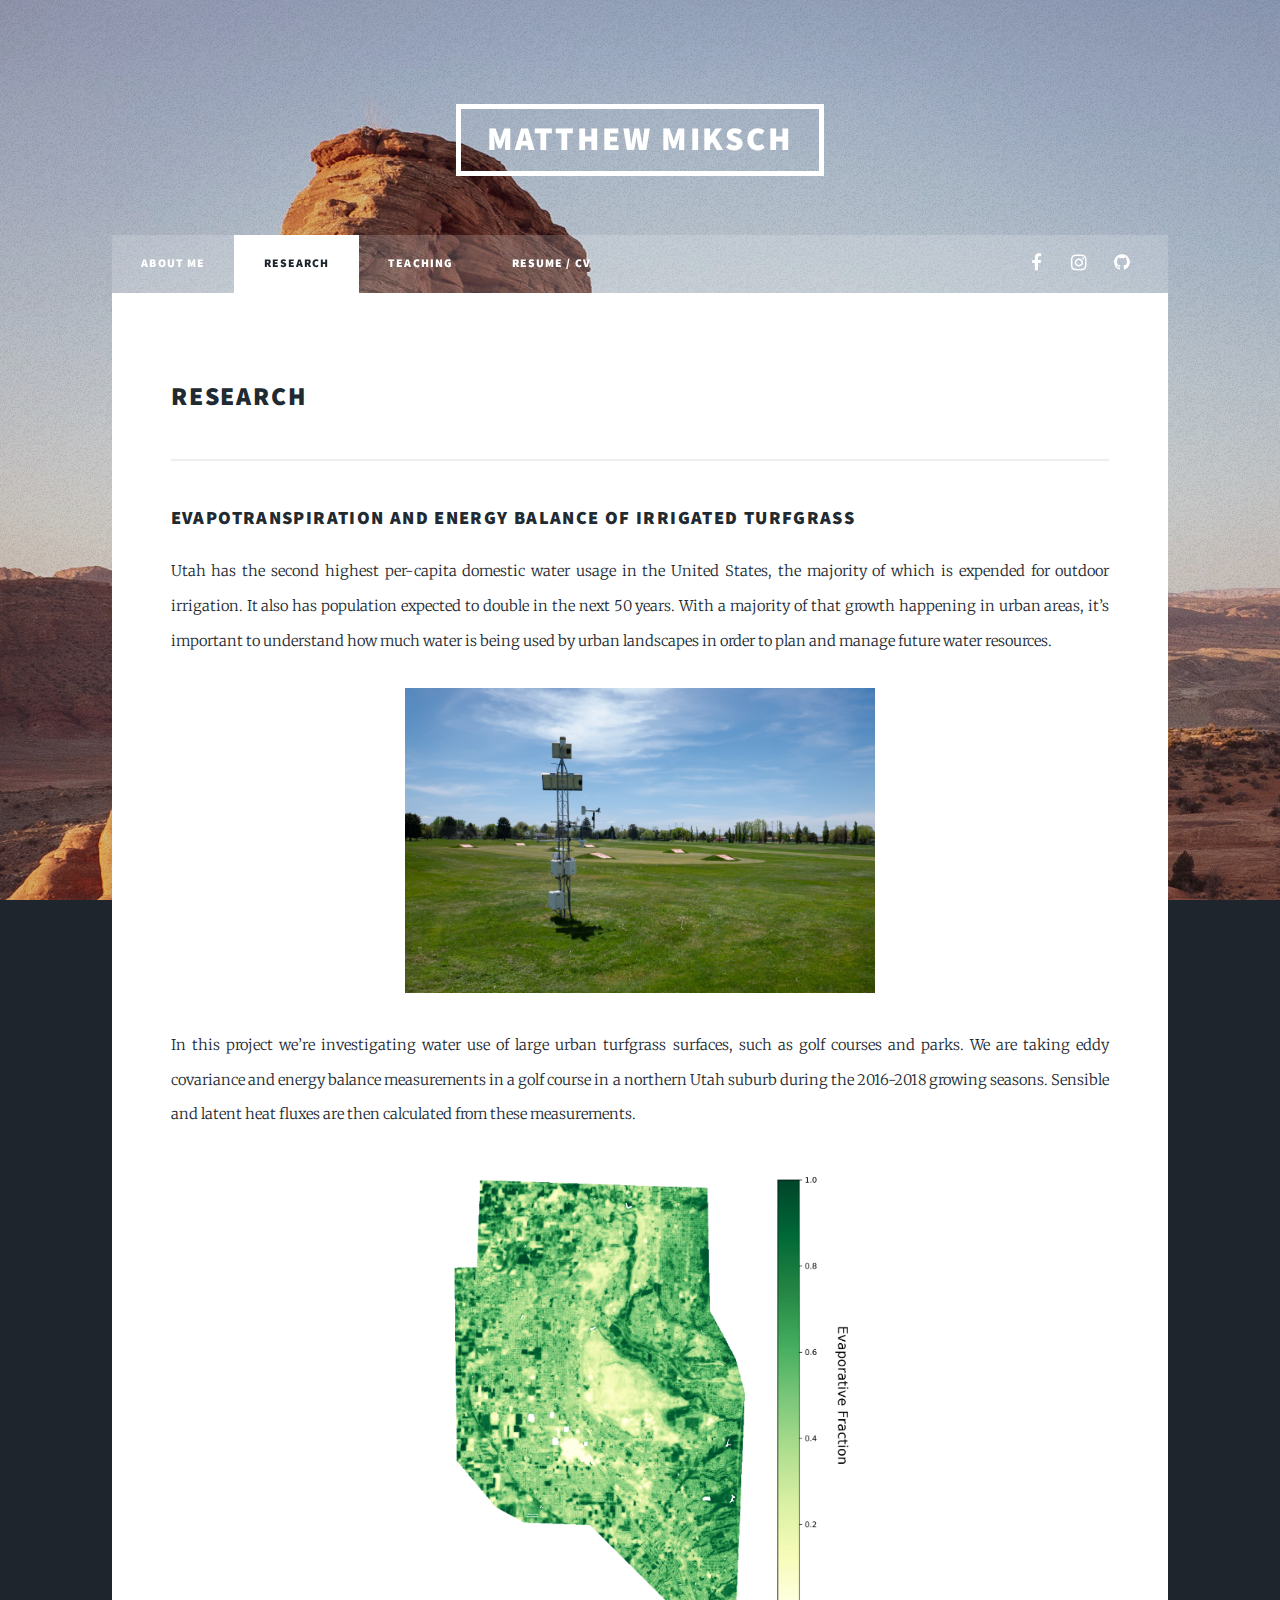
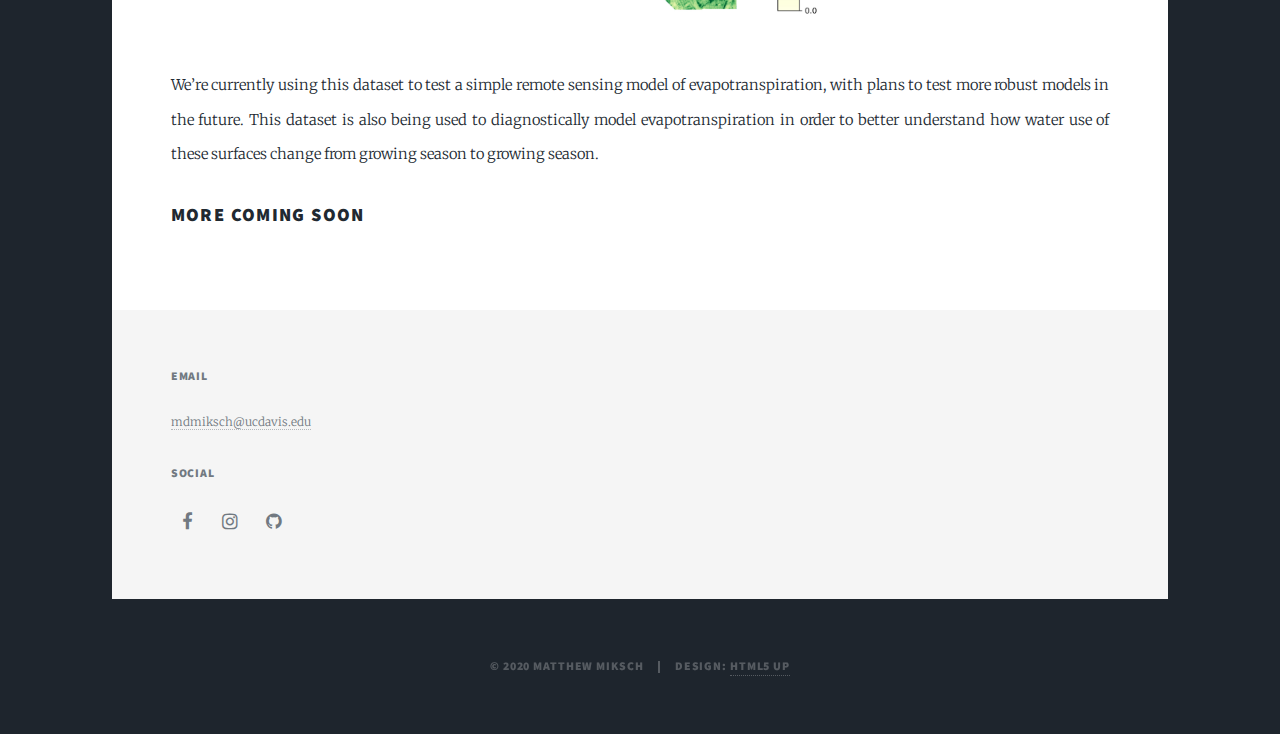
<file: research.html>
<!DOCTYPE HTML>
<!--
	Massively by HTML5 UP
	html5up.net | @ajlkn
	Free for personal and commercial use under the CCA 3.0 license (html5up.net/license)
-->
<html>
	<head>
		<title>Matthew Miksch - Research</title>
		<meta charset="utf-8" />
		<meta name="viewport" content="width=device-width, initial-scale=1, user-scalable=no" />
		<link rel="stylesheet" href="assets/css/main.css" />
		<noscript><link rel="stylesheet" href="assets/css/noscript.css" /></noscript>
	</head>
	<body class="is-preload">

		<!-- Wrapper -->
			<div id="wrapper">

				<!-- Header -->
					<header id="header">
						<a href="index.html" class="logo">Matthew Miksch</a>
					</header>

				<!-- Nav -->
					<nav id="nav">
						<ul class="links">
							<li><a href="index.html#header">About Me</a></li>
							<li class="active"><a href="research.html">Research</a></li>
							<li><a href="teaching.html">Teaching</a></li>
							<li><a href="resume_cv.html">Resume / CV</a></li>

						</ul>
						<ul class="icons">
							<li><a href="https://www.facebook.com/matthew.miksch" target="_blank" rel="noopener noreferrer" class="icon fa-facebook"><span class="label">Facebook</span></a></li>
							<li><a href="https://www.instagram.com/mmiksch/" target="_blank" rel="noopener noreferrer" class="icon fa-instagram"><span class="label">Instagram</span></a></li>
							<li><a href="https://github.com/miksch" target="_blank" rel="noopener noreferrer" class="icon fa-github"><span class="label">GitHub</span></a></li>
						</ul>
					</nav>


				<!-- Main -->
					<div id="main">

						<!-- Research -->
						
						<section class="post">
							<h2>Research</h2>
							
							<hr />
							
							<header>
							<h3>Evapotranspiration and Energy Balance of Irrigated Turfgrass</h3>
							</header>
							
							<p>Utah has the second highest per-capita domestic water usage in the United States, the majority of which is expended for outdoor irrigation. It also has population expected to double in the next 50 years. With a majority of that growth happening in urban areas, it’s important to understand how much water is being used by urban landscapes in order to plan and manage future water resources.</p>

							<span class="image center"><img src="images/elake_drive_range.jpg" alt="Eagle Lake" /></span>
							<br>
							
							<p>In this project we’re investigating water use of large urban turfgrass surfaces, such as golf courses and parks. We are taking eddy covariance and energy balance measurements in a golf course in a northern Utah suburb during the 2016-2018 growing seasons. Sensible and latent heat fluxes are then calculated from these measurements.</p>
							
							<span class="image center"><img src="images/ef_example.jpg" alt="Eagle Lake" /></span>
							<br>
							

							<p>We’re currently using this dataset to test a simple remote sensing model of evapotranspiration, with plans to test more robust models in the future. This dataset is also being used to diagnostically model evapotranspiration in order to better understand how water use of these surfaces change from growing season to growing season.
							</p>
							
							<header>
							<h3>More Coming Soon</h3>
							</header>
							
						</section>
						
					</div>

				<!-- Footer -->
					<footer id="footer">
						
						<section class="contact">
							<section>
								<h3>Email</h3>
								<p><a href="mailto:mdmiksch@ucdavis.edu">mdmiksch@ucdavis.edu</a></p>
							</section>
							<section>
								<h3>Social</h3>
								<ul class="icons">
							<li><a href="https://www.facebook.com/matthew.miksch" target="_blank" rel="noopener noreferrer" class="icon fa-facebook"><span class="label">Facebook</span></a></li>
							<li><a href="https://www.instagram.com/mmiksch/" target="_blank" rel="noopener noreferrer" class="icon fa-instagram"><span class="label">Instagram</span></a></li>
							<li><a href="https://github.com/miksch" target="_blank" rel="noopener noreferrer" class="icon fa-github"><span class="label">GitHub</span></a></li>
						</ul>
							</section>
						</section>
					</footer>

				<!-- Copyright -->
					<div id="copyright">
						<ul><li>&copy; 2020 Matthew Miksch</li><li>Design: <a href="https://html5up.net">HTML5 UP</a></li></ul>
					</div>

			</div>

		<!-- Scripts -->
			<script src="assets/js/jquery.min.js"></script>
			<script src="assets/js/jquery.scrollex.min.js"></script>
			<script src="assets/js/jquery.scrolly.min.js"></script>
			<script src="assets/js/browser.min.js"></script>
			<script src="assets/js/breakpoints.min.js"></script>
			<script src="assets/js/util.js"></script>
			<script src="assets/js/main.js"></script>

	</body>
</html>
</file>
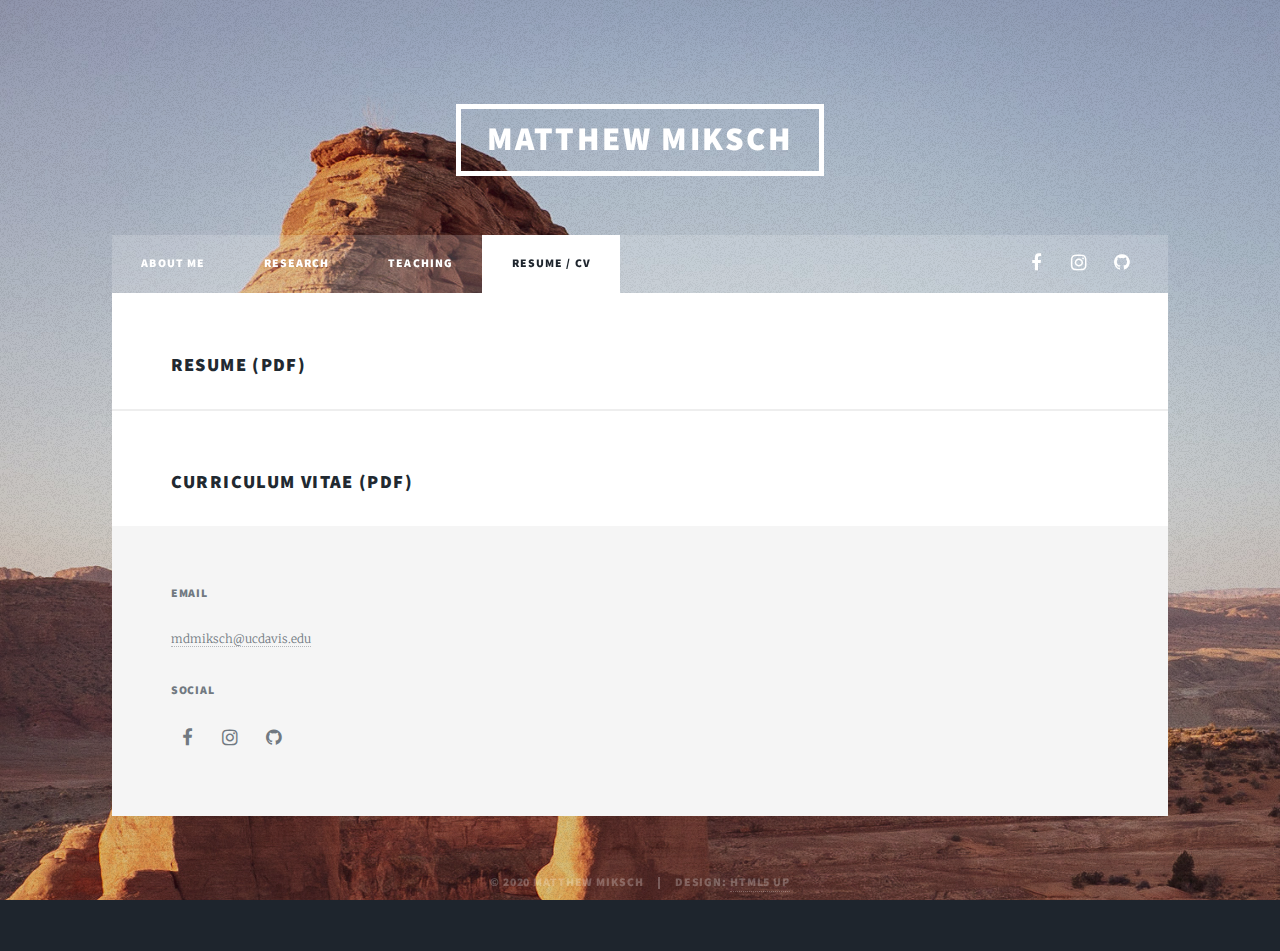
<file: resume_cv.html>
<!DOCTYPE HTML>
<!--
	Massively by HTML5 UP
	html5up.net | @ajlkn
	Free for personal and commercial use under the CCA 3.0 license (html5up.net/license)
-->
<html>
	<head>
		<title>Matthew Miksch - Resume and CV</title>
		<meta charset="utf-8" />
		<meta name="viewport" content="width=device-width, initial-scale=1, user-scalable=no" />
		<link rel="stylesheet" href="assets/css/main.css" />
		<noscript><link rel="stylesheet" href="assets/css/noscript.css" /></noscript>
	</head>
	<body class="is-preload">

		<!-- Wrapper -->
			<div id="wrapper">

				<!-- Header -->
					<header id="header">
						<a href="index.html" class="logo">Matthew Miksch</a>
					</header>

				<!-- Nav -->
					<nav id="nav">
						<ul class="links">
							<li><a href="index.html#header">About Me</a></li>
							<li><a href="research.html">Research</a></li>
							<li><a href="teaching.html">Teaching</a></li>
							<li class="active"><a href="resume_cv.html">Resume / CV</a></li>

						</ul>
						<ul class="icons">
							<li><a href="https://www.facebook.com/matthew.miksch" target="_blank" rel="noopener noreferrer" class="icon fa-facebook"><span class="label">Facebook</span></a></li>
							<li><a href="https://www.instagram.com/mmiksch/" target="_blank" rel="noopener noreferrer" class="icon fa-instagram"><span class="label">Instagram</span></a></li>
							<li><a href="https://github.com/miksch" target="_blank" rel="noopener noreferrer" class="icon fa-github"><span class="label">GitHub</span></a></li>
						</ul>
					</nav>


				<!-- Main -->
					<div id="main">

						<!-- Resume and CV -->
						<h3><a href="docs/miksch_resume.pdf" download>Resume (PDF)</a></h3>
						
						<h3><a href="docs/miksch_cv.pdf" download>Curriculum Vitae (PDF)</a></h3>
					</div>

				<!-- Footer -->
					<footer id="footer">
						
						<section class="contact">
							<section>
								<h3>Email</h3>
								<p><a href="mailto:mdmiksch@ucdavis.edu">mdmiksch@ucdavis.edu</a></p>
							</section>
							<section>
								<h3>Social</h3>
								<ul class="icons">
							<li><a href="https://www.facebook.com/matthew.miksch" target="_blank" rel="noopener noreferrer" class="icon fa-facebook"><span class="label">Facebook</span></a></li>
							<li><a href="https://www.instagram.com/mmiksch/" target="_blank" rel="noopener noreferrer" class="icon fa-instagram"><span class="label">Instagram</span></a></li>
							<li><a href="https://github.com/miksch" target="_blank" rel="noopener noreferrer" class="icon fa-github"><span class="label">GitHub</span></a></li>
						</ul>
							</section>
						</section>
					</footer>

				<!-- Copyright -->
					<div id="copyright">
						<ul><li>&copy; 2020 Matthew Miksch</li><li>Design: <a href="https://html5up.net">HTML5 UP</a></li></ul>
					</div>
			</div>
		
		<!-- Scripts -->
			<script src="assets/js/jquery.min.js"></script>
			<script src="assets/js/jquery.scrollex.min.js"></script>
			<script src="assets/js/jquery.scrolly.min.js"></script>
			<script src="assets/js/browser.min.js"></script>
			<script src="assets/js/breakpoints.min.js"></script>
			<script src="assets/js/util.js"></script>
			<script src="assets/js/main.js"></script>

	</body>
</html>
</file>
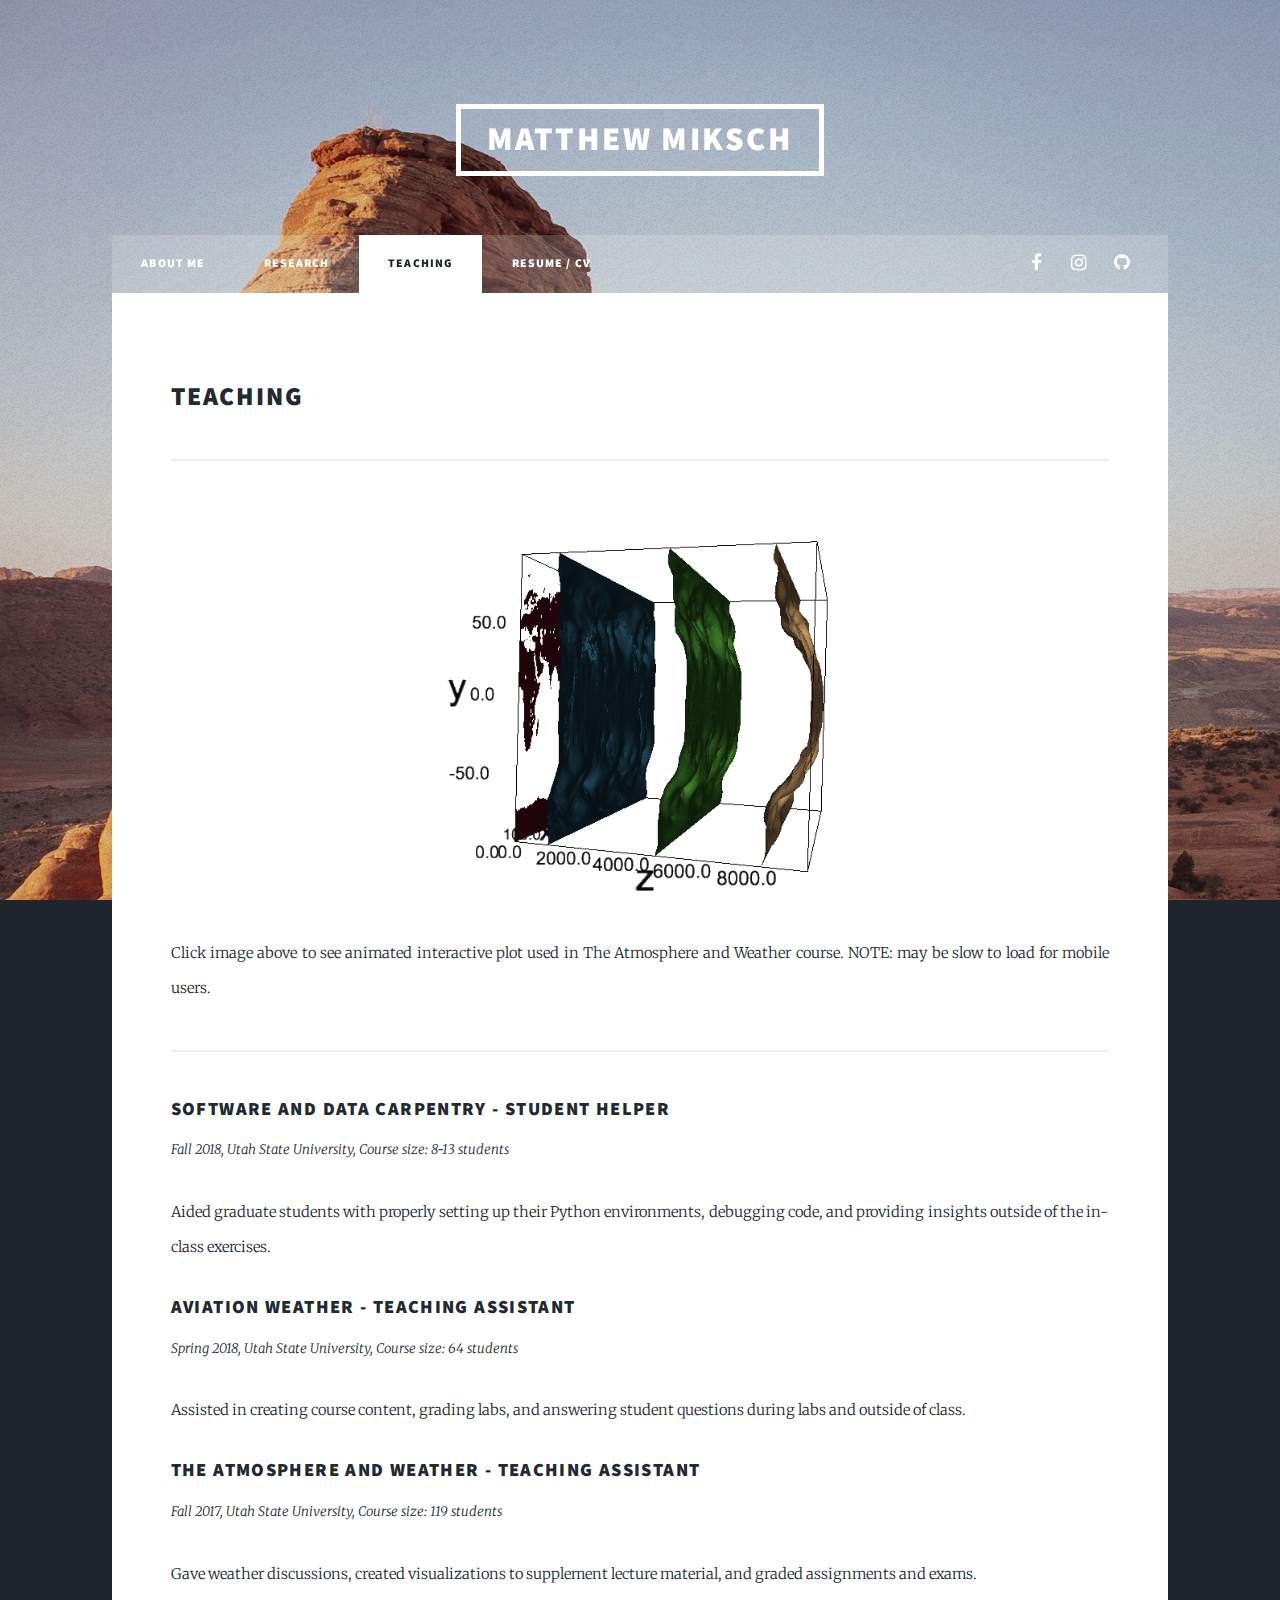
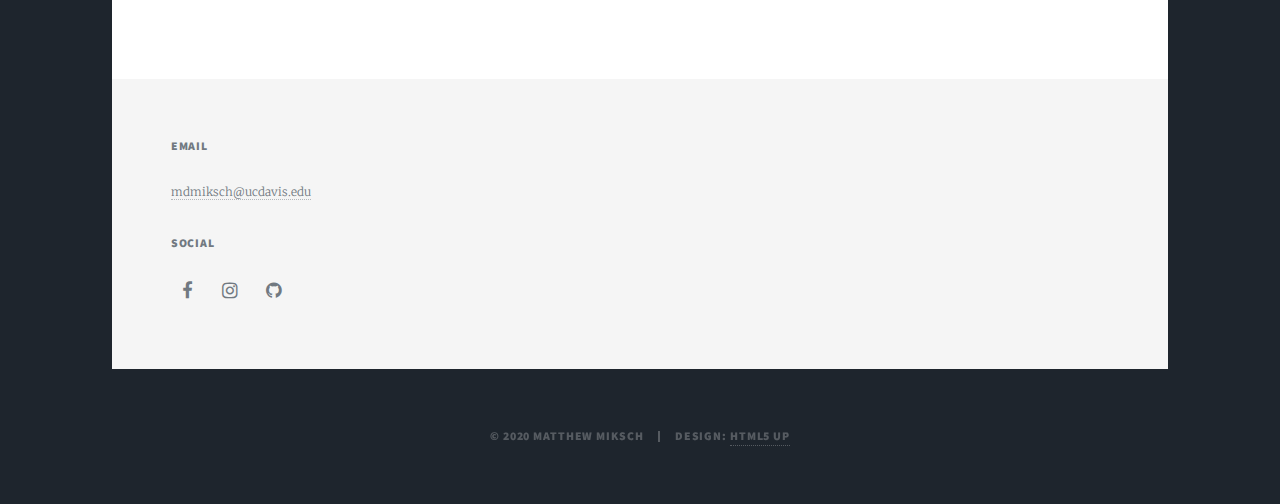
<file: teaching.html>
<!DOCTYPE HTML>
<!--
	Massively by HTML5 UP
	html5up.net | @ajlkn
	Free for personal and commercial use under the CCA 3.0 license (html5up.net/license)
-->
<html>
	<head>
		<title>Matthew Miksch - Teaching</title>
		<meta charset="utf-8" />
		<meta name="viewport" content="width=device-width, initial-scale=1, user-scalable=no" />
		<link rel="stylesheet" href="assets/css/main.css" />
		<noscript><link rel="stylesheet" href="assets/css/noscript.css" /></noscript>
	</head>
	<body class="is-preload">

		<!-- Wrapper -->
			<div id="wrapper">

				<!-- Header -->
					<header id="header">
						<a href="index.html" class="logo">Matthew Miksch</a>
					</header>

				<!-- Nav -->
					<nav id="nav">
						<ul class="links">
							<li><a href="index.html#header">About Me</a></li>
							<li><a href="research.html">Research</a></li>
							<li class="active"><a href="teaching.html">Teaching</a></li>
							<li><a href="resume_cv.html">Resume / CV</a></li>

						</ul>
						<ul class="icons">
							<li><a href="https://www.facebook.com/matthew.miksch" target="_blank" rel="noopener noreferrer" class="icon fa-facebook"><span class="label">Facebook</span></a></li>
							<li><a href="https://www.instagram.com/mmiksch/" target="_blank" rel="noopener noreferrer" class="icon fa-instagram"><span class="label">Instagram</span></a></li>
							<li><a href="https://github.com/miksch" target="_blank" rel="noopener noreferrer" class="icon fa-github"><span class="label">GitHub</span></a></li>
						</ul>
					</nav>


				<!-- Main -->
					<div id="main">

						<!-- Teaching -->
						
						
							
						
						
						<section class="post">
							
							<h2>Teaching</h2>
							
							<hr />
							<div class="image center">
								<a href="teaching_example.html">
									<img src="images/interactive_hgts.png" alt="Interactive Heights"/>
								</a>

							</div>
							

						
							<p>Click image above to see animated interactive plot used in The Atmosphere and Weather course. NOTE: may be slow to load for mobile users.</p>
							
							<hr />
							
							
							
							
							<header>
							<h3>Software and Data Carpentry - Student Helper</h3>
									<p>Fall 2018, Utah State University, Course size: 8-13 students</p>
							</header>
							<p>Aided graduate students with properly setting up their Python environments, debugging code, and providing insights outside of the in-class exercises.</p>

							<header>
							<h3>Aviation Weather - Teaching Assistant</h3>
									<p>Spring 2018, Utah State University, Course size: 64 students</p>
							</header>
							<p>Assisted in creating course content, grading labs, and answering student questions during labs and outside of class.</p>
							
							<header>
							<h3>The Atmosphere and Weather - Teaching Assistant</h3>
									<p>Fall 2017, Utah State University, Course size: 119 students</p>
							</header>
							<p>Gave weather discussions, created visualizations to supplement lecture material, and graded assignments and exams.</p>

						</section>

					</div>

				<!-- Footer -->
					<footer id="footer">
						
						<section class="contact">
							<section>
								<h3>Email</h3>
								<p><a href="mailto:mdmiksch@ucdavis.edu">mdmiksch@ucdavis.edu</a></p>
							</section>
							<section>
								<h3>Social</h3>
								<ul class="icons">
							<li><a href="https://www.facebook.com/matthew.miksch" target="_blank" rel="noopener noreferrer" class="icon fa-facebook"><span class="label">Facebook</span></a></li>
							<li><a href="https://www.instagram.com/mmiksch/" target="_blank" rel="noopener noreferrer" class="icon fa-instagram"><span class="label">Instagram</span></a></li>
							<li><a href="https://github.com/miksch" target="_blank" rel="noopener noreferrer" class="icon fa-github"><span class="label">GitHub</span></a></li>
						</ul>
							</section>
						</section>
					</footer>

				<!-- Copyright -->
					<div id="copyright">
						<ul><li>&copy; 2020 Matthew Miksch</li><li>Design: <a href="https://html5up.net">HTML5 UP</a></li></ul>
					</div>
			</div>
		
		<!-- Scripts -->
			<script src="assets/js/jquery.min.js"></script>
			<script src="assets/js/jquery.scrollex.min.js"></script>
			<script src="assets/js/jquery.scrolly.min.js"></script>
			<script src="assets/js/browser.min.js"></script>
			<script src="assets/js/breakpoints.min.js"></script>
			<script src="assets/js/util.js"></script>
			<script src="assets/js/main.js"></script>

	</body>
</html>
</file>
<file: assets/css/main.css>
@import url(font-awesome.min.css);
@import url("https://fonts.googleapis.com/css?family=Merriweather:300,700,300italic,700italic|Source+Sans+Pro:900");

/*
	Massively by HTML5 UP
	html5up.net | @ajlkn
	Free for personal and commercial use under the CCA 3.0 license (html5up.net/license)
*/

html, body, div, span, applet, object, h1, h2, h3, h4, h5, h6, p, blockquote,
pre, a, abbr, acronym, address, big, cite,
code, del, dfn, em, img, ins, kbd, q, s, samp,
small, strike, strong, sub, sup, tt, var, b,
u, i, center, dl, dt, dd, ol, ul, li, fieldset,
form, label, legend, table, caption, tbody,
tfoot, thead, tr, th, td, article, aside,
canvas, details, embed, figure, figcaption, iframe,
footer, header, hgroup, menu, nav, output, ruby,
section, summary, time, mark, audio, video {
	margin: 0;
	padding: 0;
	border: 0;
	font-size: 100%;
	font: inherit;
	vertical-align: baseline;}

article, aside, details, figcaption, figure,
footer, header, hgroup, menu, nav, section {
	display: block;}

body {
	line-height: 1;
}

ol, ul {
	list-style: none;
}

blockquote, q {
	quotes: none;
}

	blockquote:before, blockquote:after, q:before, q:after {
		content: '';
		content: none;
	}

table {
	border-collapse: collapse;
	border-spacing: 0;
}

body {
	-webkit-text-size-adjust: none;
}

mark {
	background-color: transparent;
	color: inherit;
}

input::-moz-focus-inner {
	border: 0;
	padding: 0;
}

input, select, textarea {
	-moz-appearance: none;
	-webkit-appearance: none;
	-ms-appearance: none;
	appearance: none;
}

/* Basic */

	@-ms-viewport {
		width: device-width;
	}

	body {
		-ms-overflow-style: scrollbar;
	}

	@media screen and (max-width: 480px) {

		html, body {
			min-width: 320px;
		}

	}

	html {
		box-sizing: border-box;
	}

	*, *:before, *:after {
		box-sizing: inherit;
	}

	body {
		background-color: #1e252d;
	}

		body.is-preload *, body.is-preload *:before, body.is-preload *:after {
			-moz-animation: none !important;
			-webkit-animation: none !important;
			-ms-animation: none !important;
			animation: none !important;
			-moz-transition: none !important;
			-webkit-transition: none !important;
			-ms-transition: none !important;
			transition: none !important;
		}

/* Type */

	html {
		font-size: 16pt;
	}

		@media screen and (max-width: 1680px) {

			html {
				font-size: 12pt;
			}

		}

		@media screen and (max-width: 1280px) {

			html {
				font-size: 11pt;
			}

		}

		@media screen and (max-width: 360px) {

			html {
				font-size: 10pt;
			}

		}

	body {
		color: #212931;
	}

	body, input, select, textarea {
		font-family: "Merriweather", Georgia, serif;
		font-weight: 300;
		font-size: 1rem;
		line-height: 2.375;
	}

	a {
		-moz-transition: color 0.2s ease-in-out, background-color 0.2s ease-in-out, border-color 0.2s ease-in-out, box-shadow 0.2s ease-in-out;
		-webkit-transition: color 0.2s ease-in-out, background-color 0.2s ease-in-out, border-color 0.2s ease-in-out, box-shadow 0.2s ease-in-out;
		-ms-transition: color 0.2s ease-in-out, background-color 0.2s ease-in-out, border-color 0.2s ease-in-out, box-shadow 0.2s ease-in-out;
		transition: color 0.2s ease-in-out, background-color 0.2s ease-in-out, border-color 0.2s ease-in-out, box-shadow 0.2s ease-in-out;
		border-bottom: dotted 1px;
		text-decoration: none;
	}

		a:hover {
			border-bottom-color: transparent;
		}

	strong, b {
		font-weight: 600;
	}

	em, i {
		font-style: italic;
	}

	p {
		text-align: justify;
		margin: 0 0 2rem 0;
	}

	h1, h2, h3, h4, h5, h6 {
		font-family: "Source Sans Pro", Helvetica, sans-serif;
		font-weight: 900;
		line-height: 1.5;
		letter-spacing: 0.075em;
		text-transform: uppercase;
		margin: 0 0 1rem 0;
	}

		h1 a, h2 a, h3 a, h4 a, h5 a, h6 a {
			border-bottom: 0;
			color: inherit;
			text-decoration: none;
		}

	h1 {
		font-size: 4rem;
		line-height: 1.1;
		margin: 0 0 2rem 0;
	}

	h2 {
		font-size: 1.75rem;
		line-height: 1.3;
		margin: 0 0 1.5rem 0;
	}

	h3 {
		font-size: 1.25rem;
		margin: 0 0 1.5rem 0;
	}

	h4 {
		font-size: 1rem;
	}

	h5 {
		font-size: 0.9rem;
	}

	h6 {
		font-size: 0.8rem;
	}

	sub {
		font-size: 0.8rem;
		position: relative;
		top: 0.5rem;
	}

	sup {
		font-size: 0.8rem;
		position: relative;
		top: -0.5rem;
	}

	blockquote {
		border-left: solid 4px;
		font-style: italic;
		margin: 0 0 2rem 0;
		padding: 0.5rem 0 0.5rem 2rem;
	}

	code {
		border: solid 2px;
		font-family: "Courier New", monospace;
		font-size: 0.9rem;
		margin: 0 0.25rem;
		padding: 0.25rem 0.65rem;
	}

	pre {
		-webkit-overflow-scrolling: touch;
		font-family: "Courier New", monospace;
		font-size: 0.9rem;
		margin: 0 0 2rem 0;
	}

		pre code {
			display: block;
			line-height: 1.75;
			padding: 1rem 1.5rem;
			overflow-x: auto;
		}

	hr {
		border: 0;
		border-bottom: solid 2px;
		margin: 3rem 0;
	}

		hr.major {
			margin: 5rem 0;
		}

	.align-left {
		text-align: left;
	}

	.align-center {
		text-align: center;
	}

	.align-right {
		text-align: right;
	}

	input, select, textarea {
		color: #212931;
	}

	a {
		color: #212931;
		border-bottom-color: rgba(33, 41, 49, 0.5);
	}

		a:hover {
			border-bottom-color: transparent;
			color: #18bfef !important;
		}

	strong, b {
		color: #212931;
	}

	h1, h2, h3, h4, h5, h6 {
		color: #212931;
	}

	blockquote {
		border-left-color: #eeeeee;
	}

	code {
		background: rgba(220, 220, 220, 0.25);
		border-color: #eeeeee;
	}

	hr {
		border-bottom-color: #eeeeee;
	}

/* Row */

	.row {
		display: flex;
		flex-wrap: wrap;
		box-sizing: border-box;
		align-items: stretch;
	}

		.row > * {
			box-sizing: border-box;
		}

		.row.gtr-uniform > * > :last-child {
			margin-bottom: 0;
		}

		.row.aln-left {
			justify-content: flex-start;
		}

		.row.aln-center {
			justify-content: center;
		}

		.row.aln-right {
			justify-content: flex-end;
		}

		.row.aln-top {
			align-items: flex-start;
		}

		.row.aln-middle {
			align-items: center;
		}

		.row.aln-bottom {
			align-items: flex-end;
		}

		.row > .imp {
			order: -1;
		}

		.row > .col-1 {
			width: 8.3333333333%;
		}

		.row > .off-1 {
			margin-left: 8.3333333333%;
		}

		.row > .col-2 {
			width: 16.6666666667%;
		}

		.row > .off-2 {
			margin-left: 16.6666666667%;
		}

		.row > .col-3 {
			width: 25%;
		}

		.row > .off-3 {
			margin-left: 25%;
		}

		.row > .col-4 {
			width: 33.3333333333%;
		}

		.row > .off-4 {
			margin-left: 33.3333333333%;
		}

		.row > .col-5 {
			width: 41.6666666667%;
		}

		.row > .off-5 {
			margin-left: 41.6666666667%;
		}

		.row > .col-6 {
			width: 50%;
		}

		.row > .off-6 {
			margin-left: 50%;
		}

		.row > .col-7 {
			width: 58.3333333333%;
		}

		.row > .off-7 {
			margin-left: 58.3333333333%;
		}

		.row > .col-8 {
			width: 66.6666666667%;
		}

		.row > .off-8 {
			margin-left: 66.6666666667%;
		}

		.row > .col-9 {
			width: 75%;
		}

		.row > .off-9 {
			margin-left: 75%;
		}

		.row > .col-10 {
			width: 83.3333333333%;
		}

		.row > .off-10 {
			margin-left: 83.3333333333%;
		}

		.row > .col-11 {
			width: 91.6666666667%;
		}

		.row > .off-11 {
			margin-left: 91.6666666667%;
		}

		.row > .col-12 {
			width: 100%;
		}

		.row > .off-12 {
			margin-left: 100%;
		}

		.row.gtr-0 {
			margin-top: 0;
			margin-left: 0rem;
		}

			.row.gtr-0 > * {
				padding: 0 0 0 0rem;
			}

			.row.gtr-0.gtr-uniform {
				margin-top: 0rem;
			}

				.row.gtr-0.gtr-uniform > * {
					padding-top: 0rem;
				}

		.row.gtr-25 {
			margin-top: 0;
			margin-left: -0.375rem;
		}

			.row.gtr-25 > * {
				padding: 0 0 0 0.375rem;
			}

			.row.gtr-25.gtr-uniform {
				margin-top: -0.375rem;
			}

				.row.gtr-25.gtr-uniform > * {
					padding-top: 0.375rem;
				}

		.row.gtr-50 {
			margin-top: 0;
			margin-left: -0.75rem;
		}

			.row.gtr-50 > * {
				padding: 0 0 0 0.75rem;
			}

			.row.gtr-50.gtr-uniform {
				margin-top: -0.75rem;
			}

				.row.gtr-50.gtr-uniform > * {
					padding-top: 0.75rem;
				}

		.row {
			margin-top: 0;
			margin-left: -1.5rem;
		}

			.row > * {
				padding: 0 0 0 1.5rem;
			}

			.row.gtr-uniform {
				margin-top: -1.5rem;
			}

				.row.gtr-uniform > * {
					padding-top: 1.5rem;
				}

		.row.gtr-150 {
			margin-top: 0;
			margin-left: -2.25rem;
		}

			.row.gtr-150 > * {
				padding: 0 0 0 2.25rem;
			}

			.row.gtr-150.gtr-uniform {
				margin-top: -2.25rem;
			}

				.row.gtr-150.gtr-uniform > * {
					padding-top: 2.25rem;
				}

		.row.gtr-200 {
			margin-top: 0;
			margin-left: -3rem;
		}

			.row.gtr-200 > * {
				padding: 0 0 0 3rem;
			}

			.row.gtr-200.gtr-uniform {
				margin-top: -3rem;
			}

				.row.gtr-200.gtr-uniform > * {
					padding-top: 3rem;
				}

		@media screen and (max-width: 1680px) {

			.row {
				display: flex;
				flex-wrap: wrap;
				box-sizing: border-box;
				align-items: stretch;
			}

				.row > * {
					box-sizing: border-box;
				}

				.row.gtr-uniform > * > :last-child {
					margin-bottom: 0;
				}

				.row.aln-left {
					justify-content: flex-start;
				}

				.row.aln-center {
					justify-content: center;
				}

				.row.aln-right {
					justify-content: flex-end;
				}

				.row.aln-top {
					align-items: flex-start;
				}

				.row.aln-middle {
					align-items: center;
				}

				.row.aln-bottom {
					align-items: flex-end;
				}

				.row > .imp-xlarge {
					order: -1;
				}

				.row > .col-1-xlarge {
					width: 8.3333333333%;
				}

				.row > .off-1-xlarge {
					margin-left: 8.3333333333%;
				}

				.row > .col-2-xlarge {
					width: 16.6666666667%;
				}

				.row > .off-2-xlarge {
					margin-left: 16.6666666667%;
				}

				.row > .col-3-xlarge {
					width: 25%;
				}

				.row > .off-3-xlarge {
					margin-left: 25%;
				}

				.row > .col-4-xlarge {
					width: 33.3333333333%;
				}

				.row > .off-4-xlarge {
					margin-left: 33.3333333333%;
				}

				.row > .col-5-xlarge {
					width: 41.6666666667%;
				}

				.row > .off-5-xlarge {
					margin-left: 41.6666666667%;
				}

				.row > .col-6-xlarge {
					width: 50%;
				}

				.row > .off-6-xlarge {
					margin-left: 50%;
				}

				.row > .col-7-xlarge {
					width: 58.3333333333%;
				}

				.row > .off-7-xlarge {
					margin-left: 58.3333333333%;
				}

				.row > .col-8-xlarge {
					width: 66.6666666667%;
				}

				.row > .off-8-xlarge {
					margin-left: 66.6666666667%;
				}

				.row > .col-9-xlarge {
					width: 75%;
				}

				.row > .off-9-xlarge {
					margin-left: 75%;
				}

				.row > .col-10-xlarge {
					width: 83.3333333333%;
				}

				.row > .off-10-xlarge {
					margin-left: 83.3333333333%;
				}

				.row > .col-11-xlarge {
					width: 91.6666666667%;
				}

				.row > .off-11-xlarge {
					margin-left: 91.6666666667%;
				}

				.row > .col-12-xlarge {
					width: 100%;
				}

				.row > .off-12-xlarge {
					margin-left: 100%;
				}

				.row.gtr-0 {
					margin-top: 0;
					margin-left: 0rem;
				}

					.row.gtr-0 > * {
						padding: 0 0 0 0rem;
					}

					.row.gtr-0.gtr-uniform {
						margin-top: 0rem;
					}

						.row.gtr-0.gtr-uniform > * {
							padding-top: 0rem;
						}

				.row.gtr-25 {
					margin-top: 0;
					margin-left: -0.375rem;
				}

					.row.gtr-25 > * {
						padding: 0 0 0 0.375rem;
					}

					.row.gtr-25.gtr-uniform {
						margin-top: -0.375rem;
					}

						.row.gtr-25.gtr-uniform > * {
							padding-top: 0.375rem;
						}

				.row.gtr-50 {
					margin-top: 0;
					margin-left: -0.75rem;
				}

					.row.gtr-50 > * {
						padding: 0 0 0 0.75rem;
					}

					.row.gtr-50.gtr-uniform {
						margin-top: -0.75rem;
					}

						.row.gtr-50.gtr-uniform > * {
							padding-top: 0.75rem;
						}

				.row {
					margin-top: 0;
					margin-left: -1.5rem;
				}

					.row > * {
						padding: 0 0 0 1.5rem;
					}

					.row.gtr-uniform {
						margin-top: -1.5rem;
					}

						.row.gtr-uniform > * {
							padding-top: 1.5rem;
						}

				.row.gtr-150 {
					margin-top: 0;
					margin-left: -2.25rem;
				}

					.row.gtr-150 > * {
						padding: 0 0 0 2.25rem;
					}

					.row.gtr-150.gtr-uniform {
						margin-top: -2.25rem;
					}

						.row.gtr-150.gtr-uniform > * {
							padding-top: 2.25rem;
						}

				.row.gtr-200 {
					margin-top: 0;
					margin-left: -3rem;
				}

					.row.gtr-200 > * {
						padding: 0 0 0 3rem;
					}

					.row.gtr-200.gtr-uniform {
						margin-top: -3rem;
					}

						.row.gtr-200.gtr-uniform > * {
							padding-top: 3rem;
						}

		}

		@media screen and (max-width: 1280px) {

			.row {
				display: flex;
				flex-wrap: wrap;
				box-sizing: border-box;
				align-items: stretch;
			}

				.row > * {
					box-sizing: border-box;
				}

				.row.gtr-uniform > * > :last-child {
					margin-bottom: 0;
				}

				.row.aln-left {
					justify-content: flex-start;
				}

				.row.aln-center {
					justify-content: center;
				}

				.row.aln-right {
					justify-content: flex-end;
				}

				.row.aln-top {
					align-items: flex-start;
				}

				.row.aln-middle {
					align-items: center;
				}

				.row.aln-bottom {
					align-items: flex-end;
				}

				.row > .imp-large {
					order: -1;
				}

				.row > .col-1-large {
					width: 8.3333333333%;
				}

				.row > .off-1-large {
					margin-left: 8.3333333333%;
				}

				.row > .col-2-large {
					width: 16.6666666667%;
				}

				.row > .off-2-large {
					margin-left: 16.6666666667%;
				}

				.row > .col-3-large {
					width: 25%;
				}

				.row > .off-3-large {
					margin-left: 25%;
				}

				.row > .col-4-large {
					width: 33.3333333333%;
				}

				.row > .off-4-large {
					margin-left: 33.3333333333%;
				}

				.row > .col-5-large {
					width: 41.6666666667%;
				}

				.row > .off-5-large {
					margin-left: 41.6666666667%;
				}

				.row > .col-6-large {
					width: 50%;
				}

				.row > .off-6-large {
					margin-left: 50%;
				}

				.row > .col-7-large {
					width: 58.3333333333%;
				}

				.row > .off-7-large {
					margin-left: 58.3333333333%;
				}

				.row > .col-8-large {
					width: 66.6666666667%;
				}

				.row > .off-8-large {
					margin-left: 66.6666666667%;
				}

				.row > .col-9-large {
					width: 75%;
				}

				.row > .off-9-large {
					margin-left: 75%;
				}

				.row > .col-10-large {
					width: 83.3333333333%;
				}

				.row > .off-10-large {
					margin-left: 83.3333333333%;
				}

				.row > .col-11-large {
					width: 91.6666666667%;
				}

				.row > .off-11-large {
					margin-left: 91.6666666667%;
				}

				.row > .col-12-large {
					width: 100%;
				}

				.row > .off-12-large {
					margin-left: 100%;
				}

				.row.gtr-0 {
					margin-top: 0;
					margin-left: 0rem;
				}

					.row.gtr-0 > * {
						padding: 0 0 0 0rem;
					}

					.row.gtr-0.gtr-uniform {
						margin-top: 0rem;
					}

						.row.gtr-0.gtr-uniform > * {
							padding-top: 0rem;
						}

				.row.gtr-25 {
					margin-top: 0;
					margin-left: -0.375rem;
				}

					.row.gtr-25 > * {
						padding: 0 0 0 0.375rem;
					}

					.row.gtr-25.gtr-uniform {
						margin-top: -0.375rem;
					}

						.row.gtr-25.gtr-uniform > * {
							padding-top: 0.375rem;
						}

				.row.gtr-50 {
					margin-top: 0;
					margin-left: -0.75rem;
				}

					.row.gtr-50 > * {
						padding: 0 0 0 0.75rem;
					}

					.row.gtr-50.gtr-uniform {
						margin-top: -0.75rem;
					}

						.row.gtr-50.gtr-uniform > * {
							padding-top: 0.75rem;
						}

				.row {
					margin-top: 0;
					margin-left: -1.5rem;
				}

					.row > * {
						padding: 0 0 0 1.5rem;
					}

					.row.gtr-uniform {
						margin-top: -1.5rem;
					}

						.row.gtr-uniform > * {
							padding-top: 1.5rem;
						}

				.row.gtr-150 {
					margin-top: 0;
					margin-left: -2.25rem;
				}

					.row.gtr-150 > * {
						padding: 0 0 0 2.25rem;
					}

					.row.gtr-150.gtr-uniform {
						margin-top: -2.25rem;
					}

						.row.gtr-150.gtr-uniform > * {
							padding-top: 2.25rem;
						}

				.row.gtr-200 {
					margin-top: 0;
					margin-left: -3rem;
				}

					.row.gtr-200 > * {
						padding: 0 0 0 3rem;
					}

					.row.gtr-200.gtr-uniform {
						margin-top: -3rem;
					}

						.row.gtr-200.gtr-uniform > * {
							padding-top: 3rem;
						}

		}

		@media screen and (max-width: 980px) {

			.row {
				display: flex;
				flex-wrap: wrap;
				box-sizing: border-box;
				align-items: stretch;
			}

				.row > * {
					box-sizing: border-box;
				}

				.row.gtr-uniform > * > :last-child {
					margin-bottom: 0;
				}

				.row.aln-left {
					justify-content: flex-start;
				}

				.row.aln-center {
					justify-content: center;
				}

				.row.aln-right {
					justify-content: flex-end;
				}

				.row.aln-top {
					align-items: flex-start;
				}

				.row.aln-middle {
					align-items: center;
				}

				.row.aln-bottom {
					align-items: flex-end;
				}

				.row > .imp-medium {
					order: -1;
				}

				.row > .col-1-medium {
					width: 8.3333333333%;
				}

				.row > .off-1-medium {
					margin-left: 8.3333333333%;
				}

				.row > .col-2-medium {
					width: 16.6666666667%;
				}

				.row > .off-2-medium {
					margin-left: 16.6666666667%;
				}

				.row > .col-3-medium {
					width: 25%;
				}

				.row > .off-3-medium {
					margin-left: 25%;
				}

				.row > .col-4-medium {
					width: 33.3333333333%;
				}

				.row > .off-4-medium {
					margin-left: 33.3333333333%;
				}

				.row > .col-5-medium {
					width: 41.6666666667%;
				}

				.row > .off-5-medium {
					margin-left: 41.6666666667%;
				}

				.row > .col-6-medium {
					width: 50%;
				}

				.row > .off-6-medium {
					margin-left: 50%;
				}

				.row > .col-7-medium {
					width: 58.3333333333%;
				}

				.row > .off-7-medium {
					margin-left: 58.3333333333%;
				}

				.row > .col-8-medium {
					width: 66.6666666667%;
				}

				.row > .off-8-medium {
					margin-left: 66.6666666667%;
				}

				.row > .col-9-medium {
					width: 75%;
				}

				.row > .off-9-medium {
					margin-left: 75%;
				}

				.row > .col-10-medium {
					width: 83.3333333333%;
				}

				.row > .off-10-medium {
					margin-left: 83.3333333333%;
				}

				.row > .col-11-medium {
					width: 91.6666666667%;
				}

				.row > .off-11-medium {
					margin-left: 91.6666666667%;
				}

				.row > .col-12-medium {
					width: 100%;
				}

				.row > .off-12-medium {
					margin-left: 100%;
				}

				.row.gtr-0 {
					margin-top: 0;
					margin-left: 0rem;
				}

					.row.gtr-0 > * {
						padding: 0 0 0 0rem;
					}

					.row.gtr-0.gtr-uniform {
						margin-top: 0rem;
					}

						.row.gtr-0.gtr-uniform > * {
							padding-top: 0rem;
						}

				.row.gtr-25 {
					margin-top: 0;
					margin-left: -0.375rem;
				}

					.row.gtr-25 > * {
						padding: 0 0 0 0.375rem;
					}

					.row.gtr-25.gtr-uniform {
						margin-top: -0.375rem;
					}

						.row.gtr-25.gtr-uniform > * {
							padding-top: 0.375rem;
						}

				.row.gtr-50 {
					margin-top: 0;
					margin-left: -0.75rem;
				}

					.row.gtr-50 > * {
						padding: 0 0 0 0.75rem;
					}

					.row.gtr-50.gtr-uniform {
						margin-top: -0.75rem;
					}

						.row.gtr-50.gtr-uniform > * {
							padding-top: 0.75rem;
						}

				.row {
					margin-top: 0;
					margin-left: -1.5rem;
				}

					.row > * {
						padding: 0 0 0 1.5rem;
					}

					.row.gtr-uniform {
						margin-top: -1.5rem;
					}

						.row.gtr-uniform > * {
							padding-top: 1.5rem;
						}

				.row.gtr-150 {
					margin-top: 0;
					margin-left: -2.25rem;
				}

					.row.gtr-150 > * {
						padding: 0 0 0 2.25rem;
					}

					.row.gtr-150.gtr-uniform {
						margin-top: -2.25rem;
					}

						.row.gtr-150.gtr-uniform > * {
							padding-top: 2.25rem;
						}

				.row.gtr-200 {
					margin-top: 0;
					margin-left: -3rem;
				}

					.row.gtr-200 > * {
						padding: 0 0 0 3rem;
					}

					.row.gtr-200.gtr-uniform {
						margin-top: -3rem;
					}

						.row.gtr-200.gtr-uniform > * {
							padding-top: 3rem;
						}

		}

		@media screen and (max-width: 736px) {

			.row {
				display: flex;
				flex-wrap: wrap;
				box-sizing: border-box;
				align-items: stretch;
			}

				.row > * {
					box-sizing: border-box;
				}

				.row.gtr-uniform > * > :last-child {
					margin-bottom: 0;
				}

				.row.aln-left {
					justify-content: flex-start;
				}

				.row.aln-center {
					justify-content: center;
				}

				.row.aln-right {
					justify-content: flex-end;
				}

				.row.aln-top {
					align-items: flex-start;
				}

				.row.aln-middle {
					align-items: center;
				}

				.row.aln-bottom {
					align-items: flex-end;
				}

				.row > .imp-small {
					order: -1;
				}

				.row > .col-1-small {
					width: 8.3333333333%;
				}

				.row > .off-1-small {
					margin-left: 8.3333333333%;
				}

				.row > .col-2-small {
					width: 16.6666666667%;
				}

				.row > .off-2-small {
					margin-left: 16.6666666667%;
				}

				.row > .col-3-small {
					width: 25%;
				}

				.row > .off-3-small {
					margin-left: 25%;
				}

				.row > .col-4-small {
					width: 33.3333333333%;
				}

				.row > .off-4-small {
					margin-left: 33.3333333333%;
				}

				.row > .col-5-small {
					width: 41.6666666667%;
				}

				.row > .off-5-small {
					margin-left: 41.6666666667%;
				}

				.row > .col-6-small {
					width: 50%;
				}

				.row > .off-6-small {
					margin-left: 50%;
				}

				.row > .col-7-small {
					width: 58.3333333333%;
				}

				.row > .off-7-small {
					margin-left: 58.3333333333%;
				}

				.row > .col-8-small {
					width: 66.6666666667%;
				}

				.row > .off-8-small {
					margin-left: 66.6666666667%;
				}

				.row > .col-9-small {
					width: 75%;
				}

				.row > .off-9-small {
					margin-left: 75%;
				}

				.row > .col-10-small {
					width: 83.3333333333%;
				}

				.row > .off-10-small {
					margin-left: 83.3333333333%;
				}

				.row > .col-11-small {
					width: 91.6666666667%;
				}

				.row > .off-11-small {
					margin-left: 91.6666666667%;
				}

				.row > .col-12-small {
					width: 100%;
				}

				.row > .off-12-small {
					margin-left: 100%;
				}

				.row.gtr-0 {
					margin-top: 0;
					margin-left: 0rem;
				}

					.row.gtr-0 > * {
						padding: 0 0 0 0rem;
					}

					.row.gtr-0.gtr-uniform {
						margin-top: 0rem;
					}

						.row.gtr-0.gtr-uniform > * {
							padding-top: 0rem;
						}

				.row.gtr-25 {
					margin-top: 0;
					margin-left: -0.375rem;
				}

					.row.gtr-25 > * {
						padding: 0 0 0 0.375rem;
					}

					.row.gtr-25.gtr-uniform {
						margin-top: -0.375rem;
					}

						.row.gtr-25.gtr-uniform > * {
							padding-top: 0.375rem;
						}

				.row.gtr-50 {
					margin-top: 0;
					margin-left: -0.75rem;
				}

					.row.gtr-50 > * {
						padding: 0 0 0 0.75rem;
					}

					.row.gtr-50.gtr-uniform {
						margin-top: -0.75rem;
					}

						.row.gtr-50.gtr-uniform > * {
							padding-top: 0.75rem;
						}

				.row {
					margin-top: 0;
					margin-left: -1.5rem;
				}

					.row > * {
						padding: 0 0 0 1.5rem;
					}

					.row.gtr-uniform {
						margin-top: -1.5rem;
					}

						.row.gtr-uniform > * {
							padding-top: 1.5rem;
						}

				.row.gtr-150 {
					margin-top: 0;
					margin-left: -2.25rem;
				}

					.row.gtr-150 > * {
						padding: 0 0 0 2.25rem;
					}

					.row.gtr-150.gtr-uniform {
						margin-top: -2.25rem;
					}

						.row.gtr-150.gtr-uniform > * {
							padding-top: 2.25rem;
						}

				.row.gtr-200 {
					margin-top: 0;
					margin-left: -3rem;
				}

					.row.gtr-200 > * {
						padding: 0 0 0 3rem;
					}

					.row.gtr-200.gtr-uniform {
						margin-top: -3rem;
					}

						.row.gtr-200.gtr-uniform > * {
							padding-top: 3rem;
						}

		}

		@media screen and (max-width: 480px) {

			.row {
				display: flex;
				flex-wrap: wrap;
				box-sizing: border-box;
				align-items: stretch;
			}

				.row > * {
					box-sizing: border-box;
				}

				.row.gtr-uniform > * > :last-child {
					margin-bottom: 0;
				}

				.row.aln-left {
					justify-content: flex-start;
				}

				.row.aln-center {
					justify-content: center;
				}

				.row.aln-right {
					justify-content: flex-end;
				}

				.row.aln-top {
					align-items: flex-start;
				}

				.row.aln-middle {
					align-items: center;
				}

				.row.aln-bottom {
					align-items: flex-end;
				}

				.row > .imp-xsmall {
					order: -1;
				}

				.row > .col-1-xsmall {
					width: 8.3333333333%;
				}

				.row > .off-1-xsmall {
					margin-left: 8.3333333333%;
				}

				.row > .col-2-xsmall {
					width: 16.6666666667%;
				}

				.row > .off-2-xsmall {
					margin-left: 16.6666666667%;
				}

				.row > .col-3-xsmall {
					width: 25%;
				}

				.row > .off-3-xsmall {
					margin-left: 25%;
				}

				.row > .col-4-xsmall {
					width: 33.3333333333%;
				}

				.row > .off-4-xsmall {
					margin-left: 33.3333333333%;
				}

				.row > .col-5-xsmall {
					width: 41.6666666667%;
				}

				.row > .off-5-xsmall {
					margin-left: 41.6666666667%;
				}

				.row > .col-6-xsmall {
					width: 50%;
				}

				.row > .off-6-xsmall {
					margin-left: 50%;
				}

				.row > .col-7-xsmall {
					width: 58.3333333333%;
				}

				.row > .off-7-xsmall {
					margin-left: 58.3333333333%;
				}

				.row > .col-8-xsmall {
					width: 66.6666666667%;
				}

				.row > .off-8-xsmall {
					margin-left: 66.6666666667%;
				}

				.row > .col-9-xsmall {
					width: 75%;
				}

				.row > .off-9-xsmall {
					margin-left: 75%;
				}

				.row > .col-10-xsmall {
					width: 83.3333333333%;
				}

				.row > .off-10-xsmall {
					margin-left: 83.3333333333%;
				}

				.row > .col-11-xsmall {
					width: 91.6666666667%;
				}

				.row > .off-11-xsmall {
					margin-left: 91.6666666667%;
				}

				.row > .col-12-xsmall {
					width: 100%;
				}

				.row > .off-12-xsmall {
					margin-left: 100%;
				}

				.row.gtr-0 {
					margin-top: 0;
					margin-left: 0rem;
				}

					.row.gtr-0 > * {
						padding: 0 0 0 0rem;
					}

					.row.gtr-0.gtr-uniform {
						margin-top: 0rem;
					}

						.row.gtr-0.gtr-uniform > * {
							padding-top: 0rem;
						}

				.row.gtr-25 {
					margin-top: 0;
					margin-left: -0.375rem;
				}

					.row.gtr-25 > * {
						padding: 0 0 0 0.375rem;
					}

					.row.gtr-25.gtr-uniform {
						margin-top: -0.375rem;
					}

						.row.gtr-25.gtr-uniform > * {
							padding-top: 0.375rem;
						}

				.row.gtr-50 {
					margin-top: 0;
					margin-left: -0.75rem;
				}

					.row.gtr-50 > * {
						padding: 0 0 0 0.75rem;
					}

					.row.gtr-50.gtr-uniform {
						margin-top: -0.75rem;
					}

						.row.gtr-50.gtr-uniform > * {
							padding-top: 0.75rem;
						}

				.row {
					margin-top: 0;
					margin-left: -1.5rem;
				}

					.row > * {
						padding: 0 0 0 1.5rem;
					}

					.row.gtr-uniform {
						margin-top: -1.5rem;
					}

						.row.gtr-uniform > * {
							padding-top: 1.5rem;
						}

				.row.gtr-150 {
					margin-top: 0;
					margin-left: -2.25rem;
				}

					.row.gtr-150 > * {
						padding: 0 0 0 2.25rem;
					}

					.row.gtr-150.gtr-uniform {
						margin-top: -2.25rem;
					}

						.row.gtr-150.gtr-uniform > * {
							padding-top: 2.25rem;
						}

				.row.gtr-200 {
					margin-top: 0;
					margin-left: -3rem;
				}

					.row.gtr-200 > * {
						padding: 0 0 0 3rem;
					}

					.row.gtr-200.gtr-uniform {
						margin-top: -3rem;
					}

						.row.gtr-200.gtr-uniform > * {
							padding-top: 3rem;
						}

		}

		@media screen and (max-width: 360px) {

			.row {
				display: flex;
				flex-wrap: wrap;
				box-sizing: border-box;
				align-items: stretch;
			}

				.row > * {
					box-sizing: border-box;
				}

				.row.gtr-uniform > * > :last-child {
					margin-bottom: 0;
				}

				.row.aln-left {
					justify-content: flex-start;
				}

				.row.aln-center {
					justify-content: center;
				}

				.row.aln-right {
					justify-content: flex-end;
				}

				.row.aln-top {
					align-items: flex-start;
				}

				.row.aln-middle {
					align-items: center;
				}

				.row.aln-bottom {
					align-items: flex-end;
				}

				.row > .imp-xxsmall {
					order: -1;
				}

				.row > .col-1-xxsmall {
					width: 8.3333333333%;
				}

				.row > .off-1-xxsmall {
					margin-left: 8.3333333333%;
				}

				.row > .col-2-xxsmall {
					width: 16.6666666667%;
				}

				.row > .off-2-xxsmall {
					margin-left: 16.6666666667%;
				}

				.row > .col-3-xxsmall {
					width: 25%;
				}

				.row > .off-3-xxsmall {
					margin-left: 25%;
				}

				.row > .col-4-xxsmall {
					width: 33.3333333333%;
				}

				.row > .off-4-xxsmall {
					margin-left: 33.3333333333%;
				}

				.row > .col-5-xxsmall {
					width: 41.6666666667%;
				}

				.row > .off-5-xxsmall {
					margin-left: 41.6666666667%;
				}

				.row > .col-6-xxsmall {
					width: 50%;
				}

				.row > .off-6-xxsmall {
					margin-left: 50%;
				}

				.row > .col-7-xxsmall {
					width: 58.3333333333%;
				}

				.row > .off-7-xxsmall {
					margin-left: 58.3333333333%;
				}

				.row > .col-8-xxsmall {
					width: 66.6666666667%;
				}

				.row > .off-8-xxsmall {
					margin-left: 66.6666666667%;
				}

				.row > .col-9-xxsmall {
					width: 75%;
				}

				.row > .off-9-xxsmall {
					margin-left: 75%;
				}

				.row > .col-10-xxsmall {
					width: 83.3333333333%;
				}

				.row > .off-10-xxsmall {
					margin-left: 83.3333333333%;
				}

				.row > .col-11-xxsmall {
					width: 91.6666666667%;
				}

				.row > .off-11-xxsmall {
					margin-left: 91.6666666667%;
				}

				.row > .col-12-xxsmall {
					width: 100%;
				}

				.row > .off-12-xxsmall {
					margin-left: 100%;
				}

				.row.gtr-0 {
					margin-top: 0;
					margin-left: 0rem;
				}

					.row.gtr-0 > * {
						padding: 0 0 0 0rem;
					}

					.row.gtr-0.gtr-uniform {
						margin-top: 0rem;
					}

						.row.gtr-0.gtr-uniform > * {
							padding-top: 0rem;
						}

				.row.gtr-25 {
					margin-top: 0;
					margin-left: -0.375rem;
				}

					.row.gtr-25 > * {
						padding: 0 0 0 0.375rem;
					}

					.row.gtr-25.gtr-uniform {
						margin-top: -0.375rem;
					}

						.row.gtr-25.gtr-uniform > * {
							padding-top: 0.375rem;
						}

				.row.gtr-50 {
					margin-top: 0;
					margin-left: -0.75rem;
				}

					.row.gtr-50 > * {
						padding: 0 0 0 0.75rem;
					}

					.row.gtr-50.gtr-uniform {
						margin-top: -0.75rem;
					}

						.row.gtr-50.gtr-uniform > * {
							padding-top: 0.75rem;
						}

				.row {
					margin-top: 0;
					margin-left: -1.5rem;
				}

					.row > * {
						padding: 0 0 0 1.5rem;
					}

					.row.gtr-uniform {
						margin-top: -1.5rem;
					}

						.row.gtr-uniform > * {
							padding-top: 1.5rem;
						}

				.row.gtr-150 {
					margin-top: 0;
					margin-left: -2.25rem;
				}

					.row.gtr-150 > * {
						padding: 0 0 0 2.25rem;
					}

					.row.gtr-150.gtr-uniform {
						margin-top: -2.25rem;
					}

						.row.gtr-150.gtr-uniform > * {
							padding-top: 2.25rem;
						}

				.row.gtr-200 {
					margin-top: 0;
					margin-left: -3rem;
				}

					.row.gtr-200 > * {
						padding: 0 0 0 3rem;
					}

					.row.gtr-200.gtr-uniform {
						margin-top: -3rem;
					}

						.row.gtr-200.gtr-uniform > * {
							padding-top: 3rem;
						}

		}

/* Box */

	.box {
		border: solid 2px;
		margin-bottom: 2rem;
		padding: 1.5rem;
	}

		.box > :last-child,
		.box > :last-child > :last-child,
		.box > :last-child > :last-child > :last-child {
			margin-bottom: 0;
		}

		.box.alt {
			border: 0;
			border-radius: 0;
			padding: 0;
		}

	.box {
		border-color: #eeeeee;
	}

/* Button */

	input[type="submit"],
	input[type="reset"],
	input[type="button"],
	button,
	.button {
		-moz-appearance: none;
		-webkit-appearance: none;
		-ms-appearance: none;
		appearance: none;
		-moz-transition: background-color 0.2s ease-in-out, box-shadow 0.2s ease-in-out, color 0.2s ease-in-out;
		-webkit-transition: background-color 0.2s ease-in-out, box-shadow 0.2s ease-in-out, color 0.2s ease-in-out;
		-ms-transition: background-color 0.2s ease-in-out, box-shadow 0.2s ease-in-out, color 0.2s ease-in-out;
		transition: background-color 0.2s ease-in-out, box-shadow 0.2s ease-in-out, color 0.2s ease-in-out;
		border: 0;
		border-radius: 0;
		cursor: pointer;
		display: inline-block;
		font-family: "Source Sans Pro", Helvetica, sans-serif;
		font-size: 0.8rem;
		font-weight: 900;
		letter-spacing: 0.075em;
		height: 3rem;
		line-height: 3rem;
		padding: 0 2rem;
		text-align: center;
		text-decoration: none;
		text-transform: uppercase;
		white-space: nowrap;
	}

		input[type="submit"].icon:before,
		input[type="reset"].icon:before,
		input[type="button"].icon:before,
		button.icon:before,
		.button.icon:before {
			margin-right: 0.5rem;
		}

		input[type="submit"].icon.solo,
		input[type="reset"].icon.solo,
		input[type="button"].icon.solo,
		button.icon.solo,
		.button.icon.solo {
			position: relative;
			width: 4rem;
			height: 4rem;
			line-height: 4rem;
			border-radius: 4rem;
			text-indent: 4rem;
			overflow: hidden;
			padding: 0;
			white-space: nowrap;
		}

			input[type="submit"].icon.solo:before,
			input[type="reset"].icon.solo:before,
			input[type="button"].icon.solo:before,
			button.icon.solo:before,
			.button.icon.solo:before {
				position: absolute;
				display: block;
				top: 0;
				left: 0;
				width: inherit;
				height: inherit;
				line-height: inherit;
				font-size: 1.25rem;
				margin-right: 0;
				text-align: center;
				text-indent: 0;
			}

		input[type="submit"].fit,
		input[type="reset"].fit,
		input[type="button"].fit,
		button.fit,
		.button.fit {
			width: 100%;
		}

		input[type="submit"].small,
		input[type="reset"].small,
		input[type="button"].small,
		button.small,
		.button.small {
			font-size: 0.7rem;
			height: 2.5rem;
			line-height: 2.5rem;
			padding: 0 1.5rem;
		}

		input[type="submit"].large,
		input[type="reset"].large,
		input[type="button"].large,
		button.large,
		.button.large {
			font-size: 0.9rem;
			height: 3.5rem;
			line-height: 3.5rem;
			padding: 0 2.75rem;
		}

		@media screen and (max-width: 980px) {

			input[type="submit"],
			input[type="reset"],
			input[type="button"],
			button,
			.button {
				font-size: 0.9rem;
				height: 3.25rem;
				line-height: 3.25rem;
			}

				input[type="submit"].large,
				input[type="reset"].large,
				input[type="button"].large,
				button.large,
				.button.large {
					font-size: 1rem;
					height: 3.75rem;
					line-height: 3.75rem;
				}

		}

		input[type="submit"].disabled, input[type="submit"]:disabled,
		input[type="reset"].disabled,
		input[type="reset"]:disabled,
		input[type="button"].disabled,
		input[type="button"]:disabled,
		button.disabled,
		button:disabled,
		.button.disabled,
		.button:disabled {
			pointer-events: none;
			opacity: 0.25;
		}

	input[type="submit"],
	input[type="reset"],
	input[type="button"],
	button,
	.button {
		background-color: transparent;
		box-shadow: inset 0 0 0 2px #212931;
		color: #212931 !important;
	}

		input[type="submit"]:hover,
		input[type="reset"]:hover,
		input[type="button"]:hover,
		button:hover,
		.button:hover {
			box-shadow: inset 0 0 0 2px #18bfef;
			color: #18bfef !important;
		}

		input[type="submit"].primary,
		input[type="reset"].primary,
		input[type="button"].primary,
		button.primary,
		.button.primary {
			background-color: #212931;
			box-shadow: none;
			color: #ffffff !important;
		}

			input[type="submit"].primary:hover,
			input[type="reset"].primary:hover,
			input[type="button"].primary:hover,
			button.primary:hover,
			.button.primary:hover {
				background-color: #18bfef;
			}

/* Form */

	form {
		margin: 0 0 2rem 0;
	}

		form > :last-child {
			margin-bottom: 0;
		}

		form > .fields {
			display: -moz-flex;
			display: -webkit-flex;
			display: -ms-flex;
			display: flex;
			-moz-flex-wrap: wrap;
			-webkit-flex-wrap: wrap;
			-ms-flex-wrap: wrap;
			flex-wrap: wrap;
			width: calc(100% + 3rem);
			margin: -1.5rem 0 2rem -1.5rem;
		}

			form > .fields > .field {
				-moz-flex-grow: 0;
				-webkit-flex-grow: 0;
				-ms-flex-grow: 0;
				flex-grow: 0;
				-moz-flex-shrink: 0;
				-webkit-flex-shrink: 0;
				-ms-flex-shrink: 0;
				flex-shrink: 0;
				padding: 1.5rem 0 0 1.5rem;
				width: calc(100% - 1.5rem);
			}

				form > .fields > .field.half {
					width: calc(50% - 0.75rem);
				}

				form > .fields > .field.third {
					width: calc(100%/3 - 0.5rem);
				}

				form > .fields > .field.quarter {
					width: calc(25% - 0.375rem);
				}

		@media screen and (max-width: 480px) {

			form > .fields {
				width: calc(100% + 3rem);
				margin: -1.5rem 0 2rem -1.5rem;
			}

				form > .fields > .field {
					padding: 1.5rem 0 0 1.5rem;
					width: calc(100% - 1.5rem);
				}

					form > .fields > .field.half {
						width: calc(100% - 1.5rem);
					}

					form > .fields > .field.third {
						width: calc(100% - 1.5rem);
					}

					form > .fields > .field.quarter {
						width: calc(100% - 1.5rem);
					}

		}

	label {
		display: block;
		font-family: "Source Sans Pro", Helvetica, sans-serif;
		font-weight: 900;
		line-height: 1.5;
		letter-spacing: 0.075em;
		font-size: 0.8rem;
		text-transform: uppercase;
		margin: 0 0 0.75rem 0;
	}

		@media screen and (max-width: 980px) {

			label {
				font-size: 0.9rem;
			}

		}

	input[type="text"],
	input[type="password"],
	input[type="email"],
	select,
	textarea {
		-moz-appearance: none;
		-webkit-appearance: none;
		-ms-appearance: none;
		appearance: none;
		background: transparent;
		border-radius: 0;
		border: solid 2px;
		color: inherit;
		display: block;
		outline: 0;
		padding: 0 1rem;
		text-decoration: none;
		width: 100%;
	}

		input[type="text"]:invalid,
		input[type="password"]:invalid,
		input[type="email"]:invalid,
		select:invalid,
		textarea:invalid {
			box-shadow: none;
		}

	select {
		background-size: 1.25rem;
		background-repeat: no-repeat;
		background-position: calc(100% - 1rem) center;
		height: 3rem;
		padding-right: 3rem;
		text-overflow: ellipsis;
	}

		select:focus::-ms-value {
			background-color: transparent;
		}

		select::-ms-expand {
			display: none;
		}

	input[type="text"],
	input[type="password"],
	input[type="email"],
	select {
		height: 3rem;
	}

	textarea {
		padding: 0.75rem 1rem;
	}

	input[type="checkbox"],
	input[type="radio"] {
		-moz-appearance: none;
		-webkit-appearance: none;
		-ms-appearance: none;
		appearance: none;
		display: block;
		float: left;
		margin-right: -2rem;
		opacity: 0;
		width: 1rem;
		z-index: -1;
	}

		input[type="checkbox"] + label,
		input[type="radio"] + label {
			text-decoration: none;
			cursor: pointer;
			display: inline-block;
			font-size: 1rem;
			letter-spacing: 0;
			font-family: "Merriweather", Georgia, serif;
			text-transform: none;
			font-weight: 300;
			padding-left: 2.8rem;
			padding-right: 1rem;
			position: relative;
		}

			input[type="checkbox"] + label:before,
			input[type="radio"] + label:before {
				-moz-osx-font-smoothing: grayscale;
				-webkit-font-smoothing: antialiased;
				font-family: FontAwesome;
				font-style: normal;
				font-weight: normal;
				text-transform: none !important;
			}

			input[type="checkbox"] + label:before,
			input[type="radio"] + label:before {
				border-radius: 0;
				border: solid 2px;
				content: '';
				display: inline-block;
				height: 1.8rem;
				left: 0;
				line-height: 1.725rem;
				position: absolute;
				text-align: center;
				top: -0.125rem;
				width: 1.8rem;
			}

		input[type="checkbox"]:checked + label:before,
		input[type="radio"]:checked + label:before {
			content: '\f00c';
		}

	input[type="checkbox"] + label:before {
		border-radius: 0;
	}

	input[type="radio"] + label:before {
		border-radius: 100%;
	}

	::-webkit-input-placeholder {
		opacity: 1.0;
	}

	:-moz-placeholder {
		opacity: 1.0;
	}

	::-moz-placeholder {
		opacity: 1.0;
	}

	:-ms-input-placeholder {
		opacity: 1.0;
	}

	label {
		color: #212931;
	}

	input[type="text"],
	input[type="password"],
	input[type="email"],
	select,
	textarea {
		border-color: #eeeeee;
	}

		input[type="text"]:focus,
		input[type="password"]:focus,
		input[type="email"]:focus,
		select:focus,
		textarea:focus {
			border-color: #18bfef;
		}

	select {
		background-image: url("data:image/svg+xml;charset=utf8,%3Csvg xmlns='http://www.w3.org/2000/svg' width='40' height='40' preserveAspectRatio='none' viewBox='0 0 40 40'%3E%3Cpath d='M9.4,12.3l10.4,10.4l10.4-10.4c0.2-0.2,0.5-0.4,0.9-0.4c0.3,0,0.6,0.1,0.9,0.4l3.3,3.3c0.2,0.2,0.4,0.5,0.4,0.9 c0,0.4-0.1,0.6-0.4,0.9L20.7,31.9c-0.2,0.2-0.5,0.4-0.9,0.4c-0.3,0-0.6-0.1-0.9-0.4L4.3,17.3c-0.2-0.2-0.4-0.5-0.4-0.9 c0-0.4,0.1-0.6,0.4-0.9l3.3-3.3c0.2-0.2,0.5-0.4,0.9-0.4S9.1,12.1,9.4,12.3z' fill='%23eeeeee' /%3E%3C/svg%3E");
	}

		select option {
			background-color: #ffffff;
			color: #212931;
		}

	.select-wrapper:before {
		color: #eeeeee;
	}

	input[type="checkbox"] + label,
	input[type="radio"] + label {
		color: #212931;
	}

		input[type="checkbox"] + label:before,
		input[type="radio"] + label:before {
			border-color: #eeeeee;
		}

	input[type="checkbox"]:checked + label:before,
	input[type="radio"]:checked + label:before {
		background-color: #212931;
		border-color: #212931;
		color: #ffffff;
	}

	input[type="checkbox"]:focus + label:before,
	input[type="radio"]:focus + label:before {
		border-color: #18bfef;
	}

	::-webkit-input-placeholder {
		color: #909498 !important;
	}

	:-moz-placeholder {
		color: #909498 !important;
	}

	::-moz-placeholder {
		color: #909498 !important;
	}

	:-ms-input-placeholder {
		color: #909498 !important;
	}

	.formerize-placeholder {
		color: #909498 !important;
	}

/* Icon */

	.icon {
		text-decoration: none;
		border-bottom: none;
		position: relative;
	}

		.icon:before {
			-moz-osx-font-smoothing: grayscale;
			-webkit-font-smoothing: antialiased;
			font-family: FontAwesome;
			font-style: normal;
			font-weight: normal;
			text-transform: none !important;
		}

		.icon > .label {
			display: none;
		}

/* Image */

	.image {
		border: 0;
		display: inline-block;
		position: relative;
	}

		.image img {
			display: block;
		}

		.image.left, .image.right {
			max-width: 40%;
		}

			.image.left img, .image.right img {
				width: 100%;
			}

		.image.left {
			float: left;
			margin: 0 2rem 2rem 0;
			top: 0.75rem;
		}

		.image.right {
			float: right;
			margin: 0 0 2rem 2rem;
			top: 0.75rem;
		}

		.image.center {
			max-width: 50%;
			display: block;
			margin-left: auto;
			margin-right: auto;
		}
			.image.center img {
				width: 100%;
			}

		.image.fit {
			display: block;
			margin: 2.5rem 0;
			width: 100%;
		}

			.image.fit:first-child {
				margin-top: 0;
			}

			.image.fit img {
				width: 100%;
			}

		.image.main {
			display: block;
			margin: 4rem 0;
			width: 100%;
		}

			.image.main:first-child {
				margin-top: 0;
			}

			.image.main img {
				width: 100%;
			}

		@media screen and (max-width: 736px) {

			.image.fit {
				margin: 2rem 0;
			}

			.image.main {
				margin: 2rem 0;
			}

		}

	a.image {
		overflow: hidden;
	}

		a.image img {
			-moz-transition: -moz-transform 0.2s ease-out;
			-webkit-transition: -webkit-transform 0.2s ease-out;
			-ms-transition: -ms-transform 0.2s ease-out;
			transition: transform 0.2s ease-out;
		}

		a.image:hover img {
			-moz-transform: scale(1.05);
			-webkit-transform: scale(1.05);
			-ms-transform: scale(1.05);
			transform: scale(1.05);
		}

/* Actions */

	ul.actions {
		display: -moz-flex;
		display: -webkit-flex;
		display: -ms-flex;
		display: flex;
		cursor: default;
		list-style: none;
		margin-left: -1rem;
		padding-left: 0;
	}

		ul.actions li {
			padding: 0 0 0 1rem;
			vertical-align: middle;
		}

		ul.actions.special {
			-moz-justify-content: center;
			-webkit-justify-content: center;
			-ms-justify-content: center;
			justify-content: center;
			width: 100%;
			margin-left: 0;
		}

			ul.actions.special li:first-child {
				padding-left: 0;
			}

		ul.actions.stacked {
			-moz-flex-direction: column;
			-webkit-flex-direction: column;
			-ms-flex-direction: column;
			flex-direction: column;
			margin-left: 0;
		}

			ul.actions.stacked li {
				padding: 1.3rem 0 0 0;
			}

				ul.actions.stacked li:first-child {
					padding-top: 0;
				}

		ul.actions.fit {
			width: calc(100% + 1rem);
		}

			ul.actions.fit li {
				-moz-flex-grow: 1;
				-webkit-flex-grow: 1;
				-ms-flex-grow: 1;
				flex-grow: 1;
				-moz-flex-shrink: 1;
				-webkit-flex-shrink: 1;
				-ms-flex-shrink: 1;
				flex-shrink: 1;
				width: 100%;
			}

				ul.actions.fit li > * {
					width: 100%;
				}

			ul.actions.fit.stacked {
				width: 100%;
			}

		@media screen and (max-width: 480px) {

			ul.actions:not(.fixed) {
				-moz-flex-direction: column;
				-webkit-flex-direction: column;
				-ms-flex-direction: column;
				flex-direction: column;
				margin-left: 0;
				width: 100% !important;
			}

				ul.actions:not(.fixed) li {
					-moz-flex-grow: 1;
					-webkit-flex-grow: 1;
					-ms-flex-grow: 1;
					flex-grow: 1;
					-moz-flex-shrink: 1;
					-webkit-flex-shrink: 1;
					-ms-flex-shrink: 1;
					flex-shrink: 1;
					padding: 1rem 0 0 0;
					text-align: center;
					width: 100%;
				}

					ul.actions:not(.fixed) li > * {
						width: 100%;
					}

					ul.actions:not(.fixed) li:first-child {
						padding-top: 0;
					}

					ul.actions:not(.fixed) li input[type="submit"],
					ul.actions:not(.fixed) li input[type="reset"],
					ul.actions:not(.fixed) li input[type="button"],
					ul.actions:not(.fixed) li button,
					ul.actions:not(.fixed) li .button {
						width: 100%;
					}

						ul.actions:not(.fixed) li input[type="submit"].icon:before,
						ul.actions:not(.fixed) li input[type="reset"].icon:before,
						ul.actions:not(.fixed) li input[type="button"].icon:before,
						ul.actions:not(.fixed) li button.icon:before,
						ul.actions:not(.fixed) li .button.icon:before {
							margin-left: -0.5rem;
						}

		}

/* Icons */

	ul.icons {
		cursor: default;
		list-style: none;
		padding-left: 0;
	}

		ul.icons li {
			display: inline-block;
			padding: 0 0.5rem 0 0;
			vertical-align: middle;
		}

			ul.icons li:last-child {
				padding-right: 0;
			}

			ul.icons li .icon:before {
				width: 2.25rem;
				height: 2.25rem;
				line-height: 2.25rem;
				display: inline-block;
				text-align: center;
				border-radius: 100%;
				font-size: 1.25rem;
			}

		ul.icons.alt li .icon:before {
			-moz-transition: color 0.2s ease-in-out, background-color 0.2s ease-in-out, border-color 0.2s ease-in-out, box-shadow 0.2s ease-in-out;
			-webkit-transition: color 0.2s ease-in-out, background-color 0.2s ease-in-out, border-color 0.2s ease-in-out, box-shadow 0.2s ease-in-out;
			-ms-transition: color 0.2s ease-in-out, background-color 0.2s ease-in-out, border-color 0.2s ease-in-out, box-shadow 0.2s ease-in-out;
			transition: color 0.2s ease-in-out, background-color 0.2s ease-in-out, border-color 0.2s ease-in-out, box-shadow 0.2s ease-in-out;
			font-size: 1rem;
		}

/* List */

	ol {
		list-style: decimal;
		margin: 0 0 2rem 0;
		padding-left: 1.25rem;
	}

		ol li {
			padding-left: 0.25rem;
		}

	ul {
		list-style: disc;
		margin: 0 0 2rem 0;
		padding-left: 1rem;
	}

		ul li {
			padding-left: 0.5rem;
		}

		ul.divided {
			list-style: none;
			padding-left: 0;
		}

			ul.divided li {
				border-top: solid 1px;
				padding: 0.5rem 0;
			}

				ul.divided li:first-child {
					border-top: 0;
					padding-top: 0;
				}

	dl {
		margin: 0 0 2rem 0;
	}

		dl dt {
			display: block;
			font-weight: 600;
			margin: 0 0 1rem 0;
		}

		dl dd {
			margin-left: 2rem;
		}

	ul.divided li {
		border-top-color: #eeeeee;
	}

	ul.icons li a.icon:hover:before {
		color: #18bfef;
	}

	ul.icons.alt li .icon:before {
		box-shadow: inset 0 0 0 2px #eeeeee;
	}

	ul.icons.alt li a.icon:hover:before {
		box-shadow: inset 0 0 0 2px #18bfef;
	}

/* Section/Article */

	section.special, article.special {
		text-align: center;
	}

	header {
		cursor: default;
	}

		header > .date {
			display: block;
			font-size: 0.8rem;
			height: 1;
			margin: 0 0 1rem 0;
			position: relative;
		}

		header > p {
			font-style: italic;
		}

		header > h1 + p {
			font-size: 1.1rem;
			margin-top: -0.5rem;
			line-height: 2;
		}

		header > h2 + p {
			font-size: 1rem;
			margin-top: -0.75rem;
		}

		header > h3 + p {
			font-size: 0.9rem;
			margin-top: -0.75rem;
		}

		header > h4 + p {
			font-size: 0.8rem;
			margin-top: -0.75rem;
		}

		header.major {
			margin: 0 0 4rem 0;
			text-align: center;
		}

			header.major > :last-child {
				margin-bottom: 0;
			}

			header.major > p {
				margin-top: 0;
				text-align: center;
			}

			header.major > .date {
				font-size: 1rem;
				margin: 0 0 4rem 0;
			}

				header.major > .date:before, header.major > .date:after {
					content: '';
					display: block;
					position: absolute;
					top: 50%;
					width: calc(50% - 6rem);
					border-top: solid 2px;
				}

				header.major > .date:before {
					left: 0;
				}

				header.major > .date:after {
					right: 0;
				}

		@media screen and (max-width: 980px) {

			header br {
				display: none;
			}

		}

		@media screen and (max-width: 736px) {

			header.major {
				margin: 0 0 2rem 0;
			}

		}

	header.major .date:before, header.major .date:after {
		border-top-color: #eeeeee;
	}

/* Table */

	.table-wrapper {
		-webkit-overflow-scrolling: touch;
		overflow-x: auto;
	}

	table {
		margin: 0 0 2rem 0;
		width: 100%;
	}

		table tbody tr {
			border: solid 1px;
			border-left: 0;
			border-right: 0;
		}

		table td {
			padding: 0.75rem 0.75rem;
		}

		table th {
			font-family: "Source Sans Pro", Helvetica, sans-serif;
			font-size: 0.8rem;
			font-weight: 900;
			letter-spacing: 0.075em;
			line-height: 1.5;
			padding: 0 0.75rem 0.75rem 0.75rem;
			text-align: left;
			text-transform: uppercase;
		}

			@media screen and (max-width: 980px) {

				table th {
					font-size: 0.9rem;
				}

			}

		table thead {
			border-bottom: solid 2px;
		}

		table tfoot {
			border-top: solid 2px;
		}

		table.alt {
			border-collapse: separate;
		}

			table.alt tbody tr td {
				border: solid 1px;
				border-left-width: 0;
				border-top-width: 0;
			}

				table.alt tbody tr td:first-child {
					border-left-width: 1px;
				}

			table.alt tbody tr:first-child td {
				border-top-width: 1px;
			}

			table.alt thead {
				border-bottom: 0;
			}

			table.alt tfoot {
				border-top: 0;
			}

	table tbody tr {
		border-color: #eeeeee;
	}

		table tbody tr:nth-child(2n + 1) {
			background-color: rgba(220, 220, 220, 0.25);
		}

	table th {
		color: #212931;
	}

	table thead {
		border-bottom-color: #eeeeee;
	}

	table tfoot {
		border-top-color: #eeeeee;
	}

	table.alt tbody tr td {
		border-color: #eeeeee;
	}

/* Pagination */

	.pagination {
		display: -moz-inline-flex;
		display: -webkit-inline-flex;
		display: -ms-inline-flex;
		display: inline-flex;
		-moz-user-select: none;
		-webkit-user-select: none;
		-ms-user-select: none;
		user-select: none;
		cursor: default;
		list-style: none;
		margin: 0 0 2rem 2px;
		padding: 0;
	}

		.pagination a, .pagination span {
			-moz-transition: background-color 0.2s ease-in-out, border-color 0.2s ease-in-out, box-shadow 0.2s ease-in-out, color 0.2s ease-in-out;
			-webkit-transition: background-color 0.2s ease-in-out, border-color 0.2s ease-in-out, box-shadow 0.2s ease-in-out, color 0.2s ease-in-out;
			-ms-transition: background-color 0.2s ease-in-out, border-color 0.2s ease-in-out, box-shadow 0.2s ease-in-out, color 0.2s ease-in-out;
			transition: background-color 0.2s ease-in-out, border-color 0.2s ease-in-out, box-shadow 0.2s ease-in-out, color 0.2s ease-in-out;
			border: solid 2px;
			display: inline-block;
			font-family: "Source Sans Pro", Helvetica, sans-serif;
			font-size: 0.8rem;
			font-weight: 900;
			height: 3rem;
			letter-spacing: 0.075em;
			line-height: calc(3rem - 4px);
			margin-left: -2px;
			min-width: 3rem;
			position: relative;
			text-align: center;
			text-decoration: none;
			text-transform: uppercase;
		}

		.pagination .next, .pagination .previous {
			text-decoration: none;
			padding: 0 1.75rem;
		}

			.pagination .next:before, .pagination .previous:before {
				-moz-osx-font-smoothing: grayscale;
				-webkit-font-smoothing: antialiased;
				font-family: FontAwesome;
				font-style: normal;
				font-weight: normal;
				text-transform: none !important;
			}

			.pagination .next:before, .pagination .previous:before {
				display: inline-block;
				color: inherit !important;
			}

		.pagination .previous:before {
			content: '\f104';
			margin-right: 0.9375em;
		}

		.pagination .next:before {
			content: '\f105';
			float: right;
			margin-left: 0.9375em;
		}

		@media screen and (max-width: 980px) {

			.pagination a, .pagination span {
				font-size: 0.9rem;
			}

		}

		@media screen and (max-width: 480px) {

			.pagination .page, .pagination .extra {
				display: none;
			}

		}

	.pagination a, .pagination span {
		border-color: #eeeeee;
	}

	.pagination a {
		color: #212931 !important;
	}

		.pagination a:hover {
			color: #18bfef !important;
			border-color: #18bfef;
			z-index: 1;
		}

			.pagination a:hover + a, .pagination a:hover + span {
				border-left-color: #18bfef;
			}

		.pagination a.active {
			background-color: #eeeeee;
		}

	.pagination span {
		color: #eeeeee;
	}

/* Wrapper */

	#wrapper {
		-moz-transition: opacity 0.5s ease;
		-webkit-transition: opacity 0.5s ease;
		-ms-transition: opacity 0.5s ease;
		transition: opacity 0.5s ease;
		position: relative;
		z-index: 1;
		overflow: hidden;
	}

		#wrapper > .bg {
			position: absolute;
			top: 0;
			left: 0;
			width: 100%;
			height: 100%;
			background-color: #212931;
			background-image: url("../../images/overlay.png"), linear-gradient(0deg, rgba(0, 0, 0, 0.1), rgba(0, 0, 0, 0.1)), url("../../images/bg_arches.jpg");
			background-size: auto,								auto,														100% auto;
			background-position: center,								center,														top center;
			background-repeat: repeat,								no-repeat,													no-repeat;
			background-attachment: scroll,								scroll,														scroll;
			z-index: -1;
		}

			#wrapper > .bg.fixed {
				position: fixed;
				width: 100vw;
				height: 100vh;
			}

		#wrapper.fade-in:before {
			pointer-events: none;
			-moz-transition: opacity 1s ease-in-out;
			-webkit-transition: opacity 1s ease-in-out;
			-ms-transition: opacity 1s ease-in-out;
			transition: opacity 1s ease-in-out;
			-moz-transition-delay: 0.75s;
			-webkit-transition-delay: 0.75s;
			-ms-transition-delay: 0.75s;
			transition-delay: 0.75s;
			background: #1e252d;
			content: '';
			display: block;
			height: 100%;
			left: 0;
			opacity: 0;
			position: fixed;
			top: 0;
			width: 100%;
		}

		body.is-preload #wrapper.fade-in:before {
			opacity: 1;
		}

		@media screen and (orientation: portrait) {

			#wrapper > .bg {
				background-size: auto,								auto,														auto 100%;
			}

		}

/* Intro */

	#intro {
		color: #ffffff;
		padding: 8rem 4rem 6rem 4rem ;
		-moz-align-items: center;
		-webkit-align-items: center;
		-ms-align-items: center;
		align-items: center;
		display: -moz-flex;
		display: -webkit-flex;
		display: -ms-flex;
		display: flex;
		-moz-flex-direction: column;
		-webkit-flex-direction: column;
		-ms-flex-direction: column;
		flex-direction: column;
		-moz-justify-content: -moz-flex-end;
		-webkit-justify-content: -webkit-flex-end;
		-ms-justify-content: -ms-flex-end;
		justify-content: flex-end;
		-moz-transition: opacity 1s ease, -moz-transform 1s ease;
		-webkit-transition: opacity 1s ease, -webkit-transform 1s ease;
		-ms-transition: opacity 1s ease, -ms-transform 1s ease;
		transition: opacity 1s ease, transform 1s ease;
		position: relative;
		cursor: default;
		text-align: center;
		z-index: 1;
		min-height: 100vh;
	}

		#intro input, #intro select, #intro textarea {
			color: #ffffff;
		}

		#intro a {
			color: #ffffff;
			border-bottom-color: rgba(255, 255, 255, 0.5);
		}

			#intro a:hover {
				border-bottom-color: transparent;
				color: #18bfef !important;
			}

		#intro strong, #intro b {
			color: #ffffff;
		}

		#intro h1, #intro h2, #intro h3, #intro h4, #intro h5, #intro h6 {
			color: #ffffff;
		}

		#intro blockquote {
			border-left-color: #ffffff;
		}

		#intro code {
			background: rgba(255, 255, 255, 0.075);
			border-color: #ffffff;
		}

		#intro hr {
			border-bottom-color: #ffffff;
		}

		#intro input[type="submit"],
		#intro input[type="reset"],
		#intro input[type="button"],
		#intro button,
		#intro .button {
			background-color: transparent;
			box-shadow: inset 0 0 0 2px #ffffff;
			color: #ffffff !important;
		}

			#intro input[type="submit"]:hover,
			#intro input[type="reset"]:hover,
			#intro input[type="button"]:hover,
			#intro button:hover,
			#intro .button:hover {
				box-shadow: inset 0 0 0 2px #18bfef;
				color: #18bfef !important;
			}

			#intro input[type="submit"].primary,
			#intro input[type="reset"].primary,
			#intro input[type="button"].primary,
			#intro button.primary,
			#intro .button.primary {
				background-color: #ffffff;
				box-shadow: none;
				color: #1e252d !important;
			}

				#intro input[type="submit"].primary:hover,
				#intro input[type="reset"].primary:hover,
				#intro input[type="button"].primary:hover,
				#intro button.primary:hover,
				#intro .button.primary:hover {
					background-color: #18bfef;
				}

		#intro h1 {
			font-size: 5rem;
			line-height: 1;
		}

		#intro p {
			font-size: 1.25rem;
			font-style: italic;
			margin-top: -0.25rem;
			text-align: center;
		}

		#intro + #header {
			margin-top: -20rem;
		}

			#intro + #header .logo {
				-moz-transform: translateY(2rem);
				-webkit-transform: translateY(2rem);
				-ms-transform: translateY(2rem);
				transform: translateY(2rem);
				opacity: 0;
				visibility: hidden;
			}

		#intro.hidden {
			pointer-events: none;
			-moz-transform: translateY(2rem);
			-webkit-transform: translateY(2rem);
			-ms-transform: translateY(2rem);
			transform: translateY(2rem);
			-moz-transition: opacity 0.5s ease, -moz-transform 0.5s ease, visibility 0.5s;
			-webkit-transition: opacity 0.5s ease, -webkit-transform 0.5s ease, visibility 0.5s;
			-ms-transition: opacity 0.5s ease, -ms-transform 0.5s ease, visibility 0.5s;
			transition: opacity 0.5s ease, transform 0.5s ease, visibility 0.5s;
			opacity: 0;
			visibility: hidden;
		}

			#intro.hidden + #header .logo {
				-moz-transform: translateY(0);
				-webkit-transform: translateY(0);
				-ms-transform: translateY(0);
				transform: translateY(0);
				opacity: 1;
				visibility: visible;
			}

		body.is-preload #intro {
			-moz-transform: translateY(2rem);
			-webkit-transform: translateY(2rem);
			-ms-transform: translateY(2rem);
			transform: translateY(2rem);
			opacity: 0;
		}

			body.is-preload #intro:not(.hidden) + #header + #nav {
				-moz-transform: translateY(4rem);
				-webkit-transform: translateY(4rem);
				-ms-transform: translateY(4rem);
				transform: translateY(4rem);
				opacity: 0;
			}

		@media screen and (max-width: 980px) {

			#intro {
				padding: 4rem 4rem 2rem 4rem ;
				min-height: 90vh;
			}

				#intro p br {
					display: none;
				}

				#intro + #header {
					margin-top: -14rem;
				}

		}

		@media screen and (max-width: 736px) {

			#intro {
				padding: 3rem 2rem 1rem 2rem ;
				min-height: 80vh;
			}

				#intro h1 {
					font-size: 3.25rem;
					line-height: 1.1;
					margin-bottom: 1rem;
				}

				#intro p {
					font-size: 1rem;
					margin-top: 0rem;
				}

				#intro .actions {
					display: none;
				}

		}

/* Header */

	#header {
		color: #ffffff;
		-moz-align-items: center;
		-webkit-align-items: center;
		-ms-align-items: center;
		align-items: center;
		display: -moz-flex;
		display: -webkit-flex;
		display: -ms-flex;
		display: flex;
		-moz-flex-direction: column;
		-webkit-flex-direction: column;
		-ms-flex-direction: column;
		flex-direction: column;
		-moz-justify-content: -moz-flex-end;
		-webkit-justify-content: -webkit-flex-end;
		-ms-justify-content: -ms-flex-end;
		justify-content: flex-end;
		pointer-events: none;
		-moz-user-select: none;
		-webkit-user-select: none;
		-ms-user-select: none;
		user-select: none;
		height: 20rem;
		padding-bottom: 8rem;
		position: relative;
		text-align: center;
		z-index: 2;
	}

		#header input, #header select, #header textarea {
			color: #ffffff;
		}

		#header a {
			color: #ffffff;
			border-bottom-color: rgba(255, 255, 255, 0.5);
		}

			#header a:hover {
				border-bottom-color: transparent;
				color: #18bfef !important;
			}

		#header strong, #header b {
			color: #ffffff;
		}

		#header h1, #header h2, #header h3, #header h4, #header h5, #header h6 {
			color: #ffffff;
		}

		#header blockquote {
			border-left-color: #ffffff;
		}

		#header code {
			background: rgba(255, 255, 255, 0.075);
			border-color: #ffffff;
		}

		#header hr {
			border-bottom-color: #ffffff;
		}

		#header .logo {
			-moz-transition: border-color 0.2s ease-in-out, color 0.2s ease-in-out, opacity 0.5s ease, -moz-transform 0.5s ease, visibility 0.5s;
			-webkit-transition: border-color 0.2s ease-in-out, color 0.2s ease-in-out, opacity 0.5s ease, -webkit-transform 0.5s ease, visibility 0.5s;
			-ms-transition: border-color 0.2s ease-in-out, color 0.2s ease-in-out, opacity 0.5s ease, -ms-transform 0.5s ease, visibility 0.5s;
			transition: border-color 0.2s ease-in-out, color 0.2s ease-in-out, opacity 0.5s ease, transform 0.5s ease, visibility 0.5s;
			pointer-events: auto;
			border-style: solid;
			border-color: #ffffff;
			border-width: 5px !important;
			font-family: "Source Sans Pro", Helvetica, sans-serif;
			font-size: 2.25rem;
			font-weight: 900;
			letter-spacing: 0.075em;
			line-height: 1;
			padding: 1rem 1.75rem;
			text-transform: uppercase;
			visibility: visible;
		}

			#header .logo:hover {
				border-color: #18bfef !important;
				color: #18bfef !important;
			}

		@media screen and (max-width: 980px) {

			#header {
				height: 14rem;
				padding-bottom: 4rem;
			}

		}

		@media screen and (max-width: 736px) {

			#header {
				padding-bottom: 3rem;
			}

				#header .logo {
					font-size: 1.75rem;
					border-width: 3px !important;
				}

		}

/* Nav */

	#nav {
		color: #ffffff;
		display: -moz-flex;
		display: -webkit-flex;
		display: -ms-flex;
		display: flex;
		-moz-transition: -moz-transform 1s ease, opacity 1s ease;
		-webkit-transition: -webkit-transform 1s ease, opacity 1s ease;
		-ms-transition: -ms-transform 1s ease, opacity 1s ease;
		transition: transform 1s ease, opacity 1s ease;
		background: rgba(255, 255, 255, 0.175);
		height: 4rem;
		line-height: 4rem;
		margin: -4rem auto 0 auto;
		overflow: hidden;
		padding: 0 2rem 0 0;
		position: relative;
		width: calc(100% - 4rem);
		max-width: 72rem;
		z-index: 2;
	}

		#nav ul.divided li {
			border-top-color: #ffffff;
		}

		#nav ul.icons li a.icon:hover:before {
			color: #18bfef;
		}

		#nav ul.icons.alt li .icon:before {
			box-shadow: inset 0 0 0 2px #ffffff;
		}

		#nav ul.icons.alt li a.icon:hover:before {
			box-shadow: inset 0 0 0 2px #18bfef;
		}

		#nav input, #nav select, #nav textarea {
			color: #ffffff;
		}

		#nav a {
			color: #ffffff;
			border-bottom-color: rgba(255, 255, 255, 0.5);
		}

			#nav a:hover {
				border-bottom-color: transparent;
				color: #18bfef !important;
			}

		#nav strong, #nav b {
			color: #ffffff;
		}

		#nav h1, #nav h2, #nav h3, #nav h4, #nav h5, #nav h6 {
			color: #ffffff;
		}

		#nav blockquote {
			border-left-color: #ffffff;
		}

		#nav code {
			background: rgba(255, 255, 255, 0.075);
			border-color: #ffffff;
		}

		#nav hr {
			border-bottom-color: #ffffff;
		}

		#nav ul.links {
			display: -moz-flex;
			display: -webkit-flex;
			display: -ms-flex;
			display: flex;
			-moz-flex-grow: 1;
			-webkit-flex-grow: 1;
			-ms-flex-grow: 1;
			flex-grow: 1;
			-moz-flex-shrink: 1;
			-webkit-flex-shrink: 1;
			-ms-flex-shrink: 1;
			flex-shrink: 1;
			font-family: "Source Sans Pro", Helvetica, sans-serif;
			font-weight: 900;
			letter-spacing: 0.075em;
			list-style: none;
			margin-bottom: 0;
			padding-left: 0;
			text-transform: uppercase;
		}

			#nav ul.links li {
				display: block;
				padding-left: 0;
			}

				#nav ul.links li a {
					-moz-transition: background-color 0.2s ease-in-out, color 0.2s ease-in-out;
					-webkit-transition: background-color 0.2s ease-in-out, color 0.2s ease-in-out;
					-ms-transition: background-color 0.2s ease-in-out, color 0.2s ease-in-out;
					transition: background-color 0.2s ease-in-out, color 0.2s ease-in-out;
					display: block;
					font-size: 0.8rem;
					outline: none;
					padding: 0 2rem;
				}

					#nav ul.links li a:hover {
						color: inherit !important;
						background-color: rgba(255, 255, 255, 0.1);
					}

				#nav ul.links li.active {
					background-color: #ffffff;
				}

					#nav ul.links li.active a {
						color: #1e252d;
					}

						#nav ul.links li.active a:hover {
							color: #18bfef !important;
						}

		#nav ul.icons {
			-moz-flex-grow: 0;
			-webkit-flex-grow: 0;
			-ms-flex-grow: 0;
			flex-grow: 0;
			-moz-flex-shrink: 0;
			-webkit-flex-shrink: 0;
			-ms-flex-shrink: 0;
			flex-shrink: 0;
			margin-bottom: 0;
		}

		@media screen and (max-width: 980px) {

			#nav {
				display: none;
			}

		}

/* Main */

	#main {
		background-color: #ffffff;
		position: relative;
		margin: 0 auto;
		width: calc(100% - 4rem);
		max-width: 72rem;
		z-index: 2;
	}

		#main > * {
			padding: 4rem 4rem 2rem 4rem ;
			border-top: solid 2px #eeeeee;
			margin: 0;
		}

			#main > *:first-child {
				border-top: 0;
			}

		#main > footer {
			text-align: center;
		}

		#main > .post {
			padding: 8rem 8rem 6rem 8rem ;
		}

			#main > .post header.major > .date {
				margin-top: -2rem;
			}

			#main > .post header.major > h1, #main > .post header.major h2 {
				font-size: 4rem;
				line-height: 1.1;
				margin: 0 0 2rem 0;
			}

			#main > .post.featured {
				text-align: center;
			}

			@media screen and (max-width: 1280px) {

				#main > .post {
					padding: 6rem 4rem 4rem 4rem ;
				}

			}

			@media screen and (max-width: 736px) {

				#main > .post {
					padding: 4rem 2rem 2rem 2rem ;
				}

					#main > .post header.major > .date {
						margin-top: -1rem;
						margin-bottom: 2rem;
					}

					#main > .post header.major > h1, #main > .post header.major h2 {
						font-size: 2.5rem;
						line-height: 1.2;
						margin: 0 0 1.5rem 0;
					}

			}

		#main > .posts {
			display: -moz-flex;
			display: -webkit-flex;
			display: -ms-flex;
			display: flex;
			-moz-flex-wrap: wrap;
			-webkit-flex-wrap: wrap;
			-ms-flex-wrap: wrap;
			flex-wrap: wrap;
			-moz-align-items: -moz-stretch;
			-webkit-align-items: -webkit-stretch;
			-ms-align-items: -ms-stretch;
			align-items: stretch;
			text-align: center;
			width: 100%;
			padding: 0;
		}

			#main > .posts > * {
				-moz-flex-shrink: 1;
				-webkit-flex-shrink: 1;
				-ms-flex-shrink: 1;
				flex-shrink: 1;
				-moz-flex-grow: 0;
				-webkit-flex-grow: 0;
				-ms-flex-grow: 0;
				flex-grow: 0;
			}

			#main > .posts > * {
				width: 50%;
			}

			#main > .posts > * {
				padding: 4rem;
				width: 50%;
			}

			#main > .posts > article {
				border-color: #eeeeee;
				border-left-width: 2px;
				border-style: solid;
				border-top-width: 2px;
				text-align: center;
			}

				#main > .posts > article > :last-child {
					margin-bottom: 0;
				}

				#main > .posts > article:nth-child(2n - 1) {
					border-left-width: 0;
				}

				#main > .posts > article:nth-child(-n + 2) {
					border-top-width: 0;
				}

			@media screen and (max-width: 980px) {

				#main > .posts > * {
					width: 50%;
				}

				#main > .posts > * {
					padding: 2.5rem;
					width: 50%;
				}

			}

			@media screen and (max-width: 736px) {

				#main > .posts > * {
					width: 100%;
				}

				#main > .posts > * {
					padding: 2rem;
					width: 100%;
				}

				#main > .posts > article:nth-child(2n - 1) {
					border-left-width: 2px;
				}

				#main > .posts > article:nth-child(-n + 2) {
					border-top-width: 2px;
				}

				#main > .posts > article:nth-child(n) {
					border-left-width: 0;
				}

				#main > .posts > article:nth-child(-n + 1) {
					border-top-width: 0;
				}

				#main > .posts > article .image {
					max-width: 25rem;
					margin-left: auto;
					margin-right: auto;
				}

			}

		@media screen and (max-width: 736px) {

			#main > * {
				padding: 2rem 2rem 0.1rem 2rem ;
			}

		}

		@media screen and (max-width: 480px) {

			#main {
				width: 100%;
			}

		}

/* Footer */

	#footer {
		color: #717981;
		display: -moz-flex;
		display: -webkit-flex;
		display: -ms-flex;
		display: flex;
		background-color: #f5f5f5;
		color: #909498;
		cursor: default;
		position: relative;
		margin: 0 auto;
		width: calc(100% - 4rem);
		max-width: 72rem;
		z-index: 2;
	}

		#footer input, #footer select, #footer textarea {
			color: #717981;
		}

		#footer a {
			color: #717981;
			border-bottom-color: rgba(113, 121, 129, 0.5);
		}

			#footer a:hover {
				border-bottom-color: transparent;
				color: #18bfef !important;
			}

		#footer strong, #footer b {
			color: #717981;
		}

		#footer h1, #footer h2, #footer h3, #footer h4, #footer h5, #footer h6 {
			color: #717981;
		}

		#footer blockquote {
			border-left-color: #e2e2e2;
		}

		#footer code {
			background: rgba(220, 220, 220, 0.5);
			border-color: #e2e2e2;
		}

		#footer hr {
			border-bottom-color: #e2e2e2;
		}

		#footer .box {
			border-color: #e2e2e2;
		}

		#footer input[type="submit"],
		#footer input[type="reset"],
		#footer input[type="button"],
		#footer button,
		#footer .button {
			background-color: transparent;
			box-shadow: inset 0 0 0 2px #717981;
			color: #717981 !important;
		}

			#footer input[type="submit"]:hover,
			#footer input[type="reset"]:hover,
			#footer input[type="button"]:hover,
			#footer button:hover,
			#footer .button:hover {
				box-shadow: inset 0 0 0 2px #18bfef;
				color: #18bfef !important;
			}

			#footer input[type="submit"].primary,
			#footer input[type="reset"].primary,
			#footer input[type="button"].primary,
			#footer button.primary,
			#footer .button.primary {
				background-color: #717981;
				box-shadow: none;
				color: #f5f5f5 !important;
			}

				#footer input[type="submit"].primary:hover,
				#footer input[type="reset"].primary:hover,
				#footer input[type="button"].primary:hover,
				#footer button.primary:hover,
				#footer .button.primary:hover {
					background-color: #18bfef;
				}

		#footer label {
			color: #717981;
		}

		#footer input[type="text"],
		#footer input[type="password"],
		#footer input[type="email"],
		#footer select,
		#footer textarea {
			border-color: #e2e2e2;
		}

			#footer input[type="text"]:focus,
			#footer input[type="password"]:focus,
			#footer input[type="email"]:focus,
			#footer select:focus,
			#footer textarea:focus {
				border-color: #18bfef;
			}

		#footer select {
			background-image: url("data:image/svg+xml;charset=utf8,%3Csvg xmlns='http://www.w3.org/2000/svg' width='40' height='40' preserveAspectRatio='none' viewBox='0 0 40 40'%3E%3Cpath d='M9.4,12.3l10.4,10.4l10.4-10.4c0.2-0.2,0.5-0.4,0.9-0.4c0.3,0,0.6,0.1,0.9,0.4l3.3,3.3c0.2,0.2,0.4,0.5,0.4,0.9 c0,0.4-0.1,0.6-0.4,0.9L20.7,31.9c-0.2,0.2-0.5,0.4-0.9,0.4c-0.3,0-0.6-0.1-0.9-0.4L4.3,17.3c-0.2-0.2-0.4-0.5-0.4-0.9 c0-0.4,0.1-0.6,0.4-0.9l3.3-3.3c0.2-0.2,0.5-0.4,0.9-0.4S9.1,12.1,9.4,12.3z' fill='%23e2e2e2' /%3E%3C/svg%3E");
		}

			#footer select option {
				background-color: #f5f5f5;
				color: #717981;
			}

		#footer .select-wrapper:before {
			color: #e2e2e2;
		}

		#footer input[type="checkbox"] + label,
		#footer input[type="radio"] + label {
			color: #717981;
		}

			#footer input[type="checkbox"] + label:before,
			#footer input[type="radio"] + label:before {
				border-color: #e2e2e2;
			}

		#footer input[type="checkbox"]:checked + label:before,
		#footer input[type="radio"]:checked + label:before {
			background-color: #717981;
			border-color: #717981;
			color: #f5f5f5;
		}

		#footer input[type="checkbox"]:focus + label:before,
		#footer input[type="radio"]:focus + label:before {
			border-color: #18bfef;
		}

		#footer ::-webkit-input-placeholder {
			color: #b3b7bb !important;
		}

		#footer :-moz-placeholder {
			color: #b3b7bb !important;
		}

		#footer ::-moz-placeholder {
			color: #b3b7bb !important;
		}

		#footer :-ms-input-placeholder {
			color: #b3b7bb !important;
		}

		#footer .formerize-placeholder {
			color: #b3b7bb !important;
		}

		#footer ul.divided li {
			border-top-color: #e2e2e2;
		}

		#footer ul.icons li a.icon:hover:before {
			color: #18bfef;
		}

		#footer ul.icons.alt li .icon:before {
			box-shadow: inset 0 0 0 2px #e2e2e2;
		}

		#footer ul.icons.alt li a.icon:hover:before {
			box-shadow: inset 0 0 0 2px #18bfef;
		}

		#footer header.major .date:before, #footer header.major .date:after {
			border-top-color: #e2e2e2;
		}

		#footer table tbody tr {
			border-color: #e2e2e2;
		}

			#footer table tbody tr:nth-child(2n + 1) {
				background-color: rgba(220, 220, 220, 0.5);
			}

		#footer table th {
			color: #717981;
		}

		#footer table thead {
			border-bottom-color: #e2e2e2;
		}

		#footer table tfoot {
			border-top-color: #e2e2e2;
		}

		#footer table.alt tbody tr td {
			border-color: #e2e2e2;
		}

		#footer .pagination a, #footer .pagination span {
			border-color: #e2e2e2;
		}

		#footer .pagination a {
			color: #717981 !important;
		}

			#footer .pagination a:hover {
				color: #18bfef !important;
				border-color: #18bfef;
				z-index: 1;
			}

				#footer .pagination a:hover + a, #footer .pagination a:hover + span {
					border-left-color: #18bfef;
				}

			#footer .pagination a.active {
				background-color: #e2e2e2;
			}

		#footer .pagination span {
			color: #e2e2e2;
		}

		#footer > section {
			-moz-flex-basis: 50%;
			-webkit-flex-basis: 50%;
			-ms-flex-basis: 50%;
			flex-basis: 50%;
			-moz-flex-grow: 1;
			-webkit-flex-grow: 1;
			-ms-flex-grow: 1;
			flex-grow: 1;
			-moz-flex-shrink: 1;
			-webkit-flex-shrink: 1;
			-ms-flex-shrink: 1;
			flex-shrink: 1;
			padding: 4rem 4rem 2rem 4rem ;
			border-left: solid 2px #e2e2e2;
		}

			#footer > section:first-child {
				border-left: 0;
			}

			#footer > section.split {
				display: -moz-flex;
				display: -webkit-flex;
				display: -ms-flex;
				display: flex;
				-moz-flex-direction: column;
				-webkit-flex-direction: column;
				-ms-flex-direction: column;
				flex-direction: column;
				padding: 0;
			}

				#footer > section.split > section {
					padding: 3rem 4rem 1rem 4rem ;
					border-top: solid 2px #e2e2e2;
				}

					#footer > section.split > section:first-child {
						padding: 5rem 4rem 1rem 4rem ;
						border-top: 0;
					}

					#footer > section.split > section:last-child {
						padding: 3rem 4rem 3rem 4rem ;
					}

				#footer > section.split.contact > section {
					display: -moz-flex;
					display: -webkit-flex;
					display: -ms-flex;
					display: flex;
					-moz-align-items: center;
					-webkit-align-items: center;
					-ms-align-items: center;
					align-items: center;
					padding: 3.15rem 4rem;
				}

					#footer > section.split.contact > section > * {
						margin-bottom: 0;
					}

					#footer > section.split.contact > section > :first-child {
						-moz-flex-shrink: 0;
						-webkit-flex-shrink: 0;
						-ms-flex-shrink: 0;
						flex-shrink: 0;
						-moz-flex-grow: 0;
						-webkit-flex-grow: 0;
						-ms-flex-grow: 0;
						flex-grow: 0;
						width: 6rem;
					}

					#footer > section.split.contact > section > :last-child {
						-moz-flex-shrink: 1;
						-webkit-flex-shrink: 1;
						-ms-flex-shrink: 1;
						flex-shrink: 1;
						-moz-flex-grow: 1;
						-webkit-flex-grow: 1;
						-ms-flex-grow: 1;
						flex-grow: 1;
					}

					#footer > section.split.contact > section:first-child {
						padding: 4rem 4rem 3rem 4rem;
					}

					#footer > section.split.contact > section:last-child {
						padding: 3rem 4rem 4rem 4rem;
					}

					#footer > section.split.contact > section.alt {
						-moz-align-items: -moz-flex-start;
						-webkit-align-items: -webkit-flex-start;
						-ms-align-items: -ms-flex-start;
						align-items: flex-start;
					}

						#footer > section.split.contact > section.alt > :last-child {
							margin-top: -0.325rem;
						}

		#footer form label,
		#footer h3,
		#footer p {
			font-size: 0.8rem;
		}

		@media screen and (max-width: 980px) {

			#footer {
				display: block;
			}

				#footer > section {
					border-top: solid 2px #e2e2e2;
				}

					#footer > section:first-child {
						border-top: 0;
					}

					#footer > section.split > section {
						padding: 4rem 4rem 2rem 4rem ;
					}

						#footer > section.split > section:first-child {
							padding: 4rem 4rem 2rem 4rem ;
						}

						#footer > section.split > section:last-child {
							padding: 4rem 4rem 2rem 4rem ;
						}

					#footer > section.split.contact > section {
						padding: 4rem;
					}

						#footer > section.split.contact > section:first-child {
							padding: 4rem;
						}

						#footer > section.split.contact > section:last-child {
							padding: 4rem;
						}

				#footer form label,
				#footer h3,
				#footer p {
					font-size: 0.9rem;
				}

		}

		@media screen and (max-width: 736px) {

			#footer > section {
				padding: 2rem 2rem 0.1rem 2rem ;
			}

				#footer > section.split > section {
					padding: 2rem 2rem 0.1rem 2rem ;
				}

					#footer > section.split > section:first-child {
						padding: 2rem 2rem 0.1rem 2rem ;
					}

					#footer > section.split > section:last-child {
						padding: 2rem 2rem 0.1rem 2rem ;
					}

				#footer > section.split.contact > section {
					padding: 2rem;
				}

					#footer > section.split.contact > section:first-child {
						padding: 2rem;
					}

					#footer > section.split.contact > section:last-child {
						padding: 2rem;
					}

		}

		@media screen and (max-width: 480px) {

			#footer {
				width: 100%;
			}

		}

	#copyright {
		color: #ffffff;
		position: relative;
		color: rgba(255, 255, 255, 0.25);
		cursor: default;
		font-family: "Source Sans Pro", Helvetica, sans-serif;
		font-size: 0.8rem;
		font-weight: 900;
		letter-spacing: 0.075em;
		line-height: 1.5;
		text-align: center;
		text-transform: uppercase;
		margin: 4rem auto 8rem auto;
		width: calc(100% - 4rem);
		max-width: 72rem;
		z-index: 2;
	}

		#copyright input, #copyright select, #copyright textarea {
			color: #ffffff;
		}

		#copyright a {
			color: #ffffff;
			border-bottom-color: rgba(255, 255, 255, 0.5);
		}

			#copyright a:hover {
				border-bottom-color: transparent;
				color: #18bfef !important;
			}

		#copyright strong, #copyright b {
			color: #ffffff;
		}

		#copyright h1, #copyright h2, #copyright h3, #copyright h4, #copyright h5, #copyright h6 {
			color: #ffffff;
		}

		#copyright blockquote {
			border-left-color: #ffffff;
		}

		#copyright code {
			background: rgba(255, 255, 255, 0.075);
			border-color: #ffffff;
		}

		#copyright hr {
			border-bottom-color: #ffffff;
		}

		#copyright a {
			color: inherit;
			border-bottom-color: inherit;
		}

		#copyright ul {
			list-style: none;
			margin: 0;
			padding-left: 0;
		}

			#copyright ul li {
				border-left: solid 2px;
				display: inline-block;
				line-height: 1;
				margin-left: 1rem;
				padding-left: 1rem;
			}

				#copyright ul li:first-child {
					border-left: 0;
					margin-left: 0;
					padding-left: 0;
				}

		@media screen and (max-width: 1280px) {

			#copyright {
				margin: 4rem auto;
			}

		}

		@media screen and (max-width: 480px) {

			#copyright ul li {
				border-left: 0;
				margin: 1rem 0 0 0;
				padding-left: 0;
				display: block;
			}

				#copyright ul li:first-child {
					margin-top: 0;
				}

		}

/* Nav Panel */

	#navPanelToggle {
		text-decoration: none;
		-moz-transition: color 0.2s ease-in-out, background-color 0.2s ease-in-out, box-shadow 0.2s ease-in-out;
		-webkit-transition: color 0.2s ease-in-out, background-color 0.2s ease-in-out, box-shadow 0.2s ease-in-out;
		-ms-transition: color 0.2s ease-in-out, background-color 0.2s ease-in-out, box-shadow 0.2s ease-in-out;
		transition: color 0.2s ease-in-out, background-color 0.2s ease-in-out, box-shadow 0.2s ease-in-out;
		display: none;
		position: fixed;
		top: 0.75rem;
		right: 0.75rem;
		border: 0;
		color: #ffffff;
		font-family: "Source Sans Pro", Helvetica, sans-serif;
		font-size: 0.9rem;
		font-weight: 900;
		letter-spacing: 0.075em;
		padding: 0.375rem 1.25rem;
		text-transform: uppercase;
		z-index: 10001;
	}

		#navPanelToggle:before {
			-moz-osx-font-smoothing: grayscale;
			-webkit-font-smoothing: antialiased;
			font-family: FontAwesome;
			font-style: normal;
			font-weight: normal;
			text-transform: none !important;
		}

		#navPanelToggle:before {
			content: '\f0c9';
			margin-right: 0.5rem;
		}

		#navPanelToggle.alt {
			background-color: rgba(255, 255, 255, 0.875);
			box-shadow: 0 0.125rem 0.75rem 0 rgba(30, 37, 45, 0.25);
			color: #212931;
		}

			#navPanelToggle.alt:hover {
				background-color: #ffffff;
			}

		@media screen and (max-width: 980px) {

			#navPanelToggle {
				display: block;
			}

		}

		@media screen and (max-width: 736px) {

			#navPanelToggle {
				font-size: 0.8rem;
				padding: 0.25rem 1rem;
			}

		}

	#navPanel {
		-moz-transform: translateX(20rem);
		-webkit-transform: translateX(20rem);
		-ms-transform: translateX(20rem);
		transform: translateX(20rem);
		-moz-transition: -moz-transform 0.5s ease, box-shadow 0.5s ease, visibility 0.5s;
		-webkit-transition: -webkit-transform 0.5s ease, box-shadow 0.5s ease, visibility 0.5s;
		-ms-transition: -ms-transform 0.5s ease, box-shadow 0.5s ease, visibility 0.5s;
		transition: transform 0.5s ease, box-shadow 0.5s ease, visibility 0.5s;
		display: none;
		-webkit-overflow-scrolling: touch;
		background: #ffffff;
		box-shadow: none;
		color: #212931;
		height: 100%;
		max-width: 80%;
		overflow-y: auto;
		padding: 3rem 2rem;
		position: fixed;
		right: 0;
		top: 0;
		visibility: hidden;
		width: 20rem;
		z-index: 10002;
	}

		#navPanel .links {
			list-style: none;
			padding-left: 0;
		}

			#navPanel .links li {
				border-top: solid 2px #eeeeee;
			}

				#navPanel .links li a {
					border-bottom: 0;
					display: block;
					font-family: "Source Sans Pro", Helvetica, sans-serif;
					font-size: 0.9rem;
					font-size: 0.9rem;
					font-weight: 900;
					letter-spacing: 0.075em;
					padding: 0.75rem 0;
					text-transform: uppercase;
				}

				#navPanel .links li:first-child {
					border-top: 0;
				}

		#navPanel .close {
			text-decoration: none;
			-moz-transition: color 0.2s ease-in-out;
			-webkit-transition: color 0.2s ease-in-out;
			-ms-transition: color 0.2s ease-in-out;
			transition: color 0.2s ease-in-out;
			-webkit-tap-highlight-color: rgba(0, 0, 0, 0);
			border: 0;
			color: #909498;
			cursor: pointer;
			display: block;
			height: 3.25rem;
			line-height: 3.25rem;
			padding-right: 1.25rem;
			position: absolute;
			right: 0;
			text-align: right;
			top: 0;
			vertical-align: middle;
			width: 7rem;
		}

			#navPanel .close:before {
				-moz-osx-font-smoothing: grayscale;
				-webkit-font-smoothing: antialiased;
				font-family: FontAwesome;
				font-style: normal;
				font-weight: normal;
				text-transform: none !important;
			}

			#navPanel .close:before {
				content: '\f00d';
				font-size: 1.25rem;
			}

			#navPanel .close:hover {
				color: #212931;
			}

			@media screen and (max-width: 736px) {

				#navPanel .close {
					height: 4rem;
					line-height: 4rem;
				}

			}

		@media screen and (max-width: 980px) {

			#navPanel {
				display: block;
			}

		}

		@media screen and (max-width: 736px) {

			#navPanel {
				padding: 2.5rem 1.75rem;
			}

		}

	@media screen and (max-width: 980px) {

		body.is-navPanel-visible #wrapper {
			opacity: 0.5;
		}

		body.is-navPanel-visible #navPanel {
			-moz-transform: translateX(0);
			-webkit-transform: translateX(0);
			-ms-transform: translateX(0);
			transform: translateX(0);
			box-shadow: 0 0 1.5rem 0 rgba(0, 0, 0, 0.2);
			visibility: visible;
		}

	}
</file>
<file: assets/css/noscript.css>
@import url(font-awesome.min.css);

/*
	Massively by HTML5 UP
	html5up.net | @ajlkn
	Free for personal and commercial use under the CCA 3.0 license (html5up.net/license)
*/

/* Wrapper */

	#wrapper {
		background-color: #212931;
		background-image: url("../../images/overlay.png"), linear-gradient(0deg, rgba(0, 0, 0, 0.1), rgba(0, 0, 0, 0.1)), url("../../images/bg.jpg");
		background-size: auto,								auto,														100% auto;
		background-position: center,								center,														top center;
		background-repeat: repeat,								no-repeat,													no-repeat;
		background-attachment: fixed,								fixed,														fixed;
	}

		#wrapper.fade-in:before {
			display: none;
		}

/* Intro */

	body.is-preload #intro {
		opacity: 1;
	}

		body.is-preload #intro:not(.hidden) + #header + #nav {
			-moz-transform: none;
			-webkit-transform: none;
			-ms-transform: none;
			transform: none;
			opacity: 1;
		}
</file>
